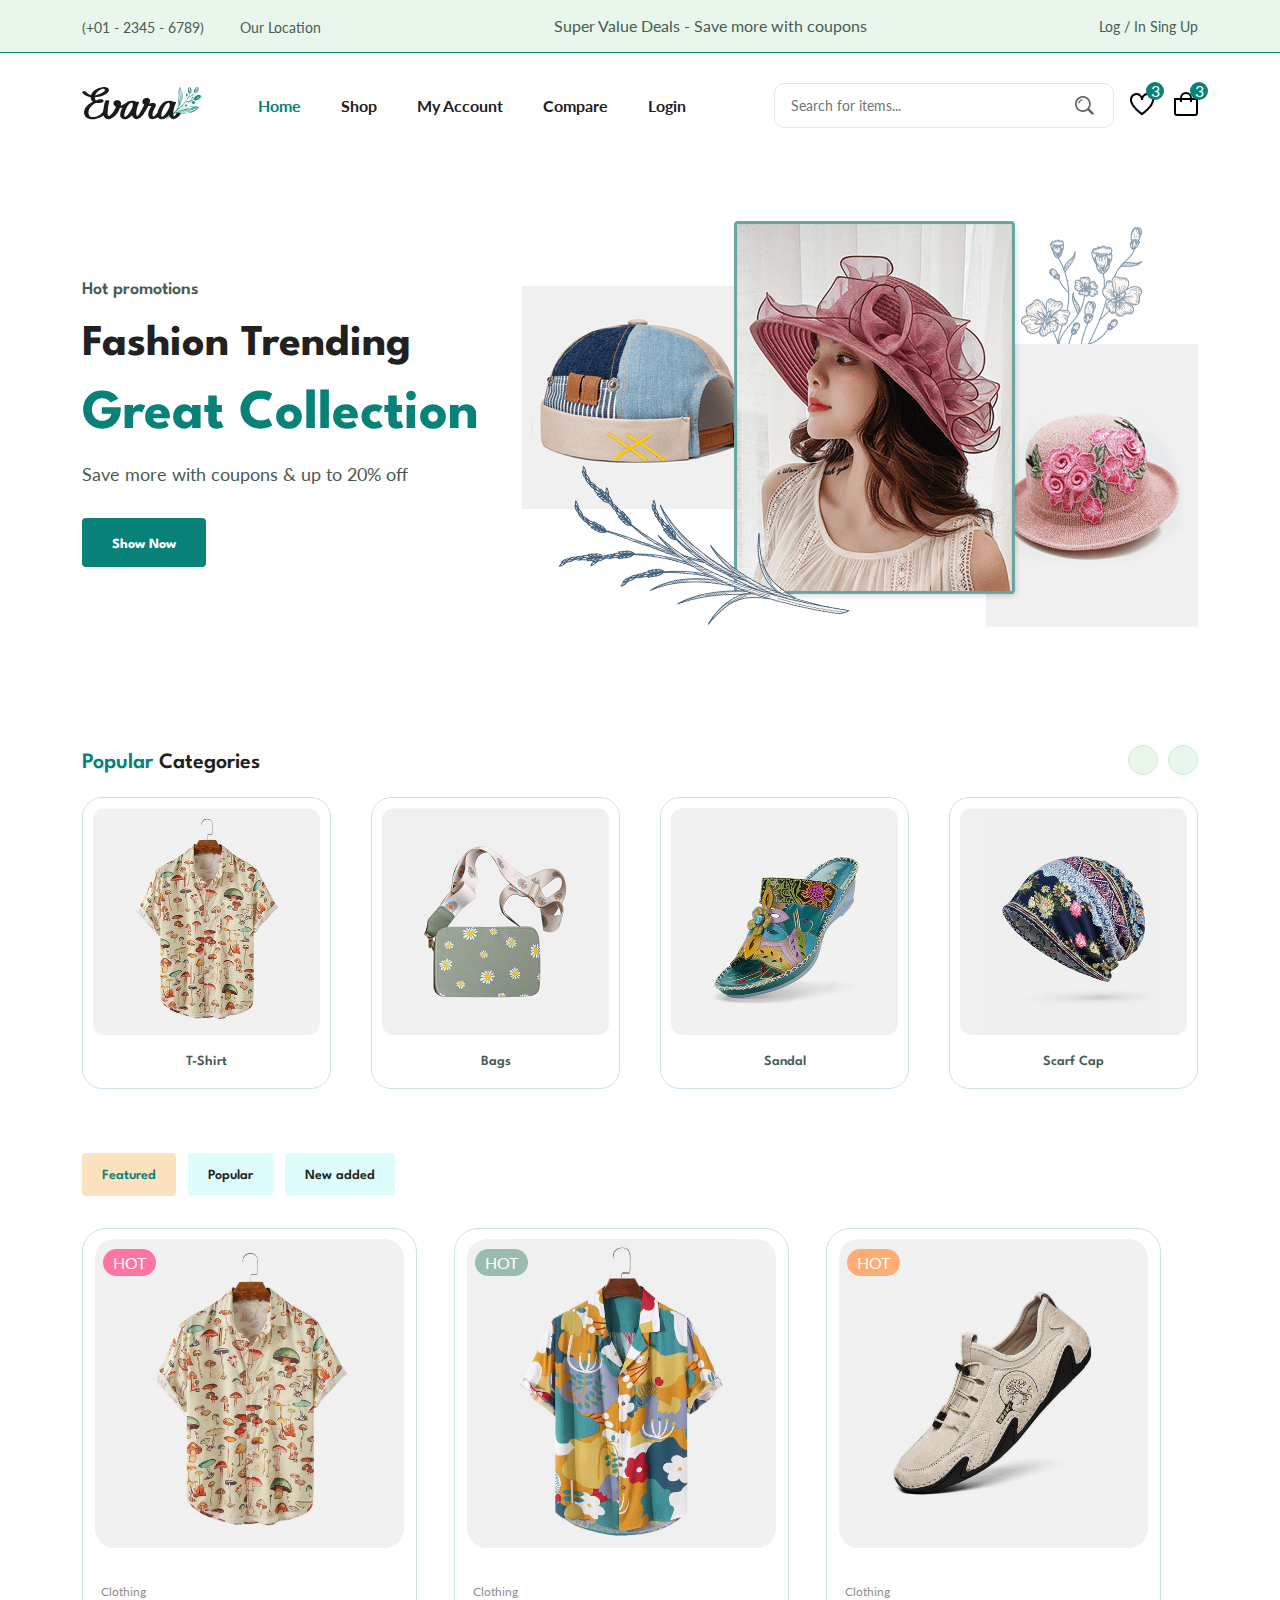
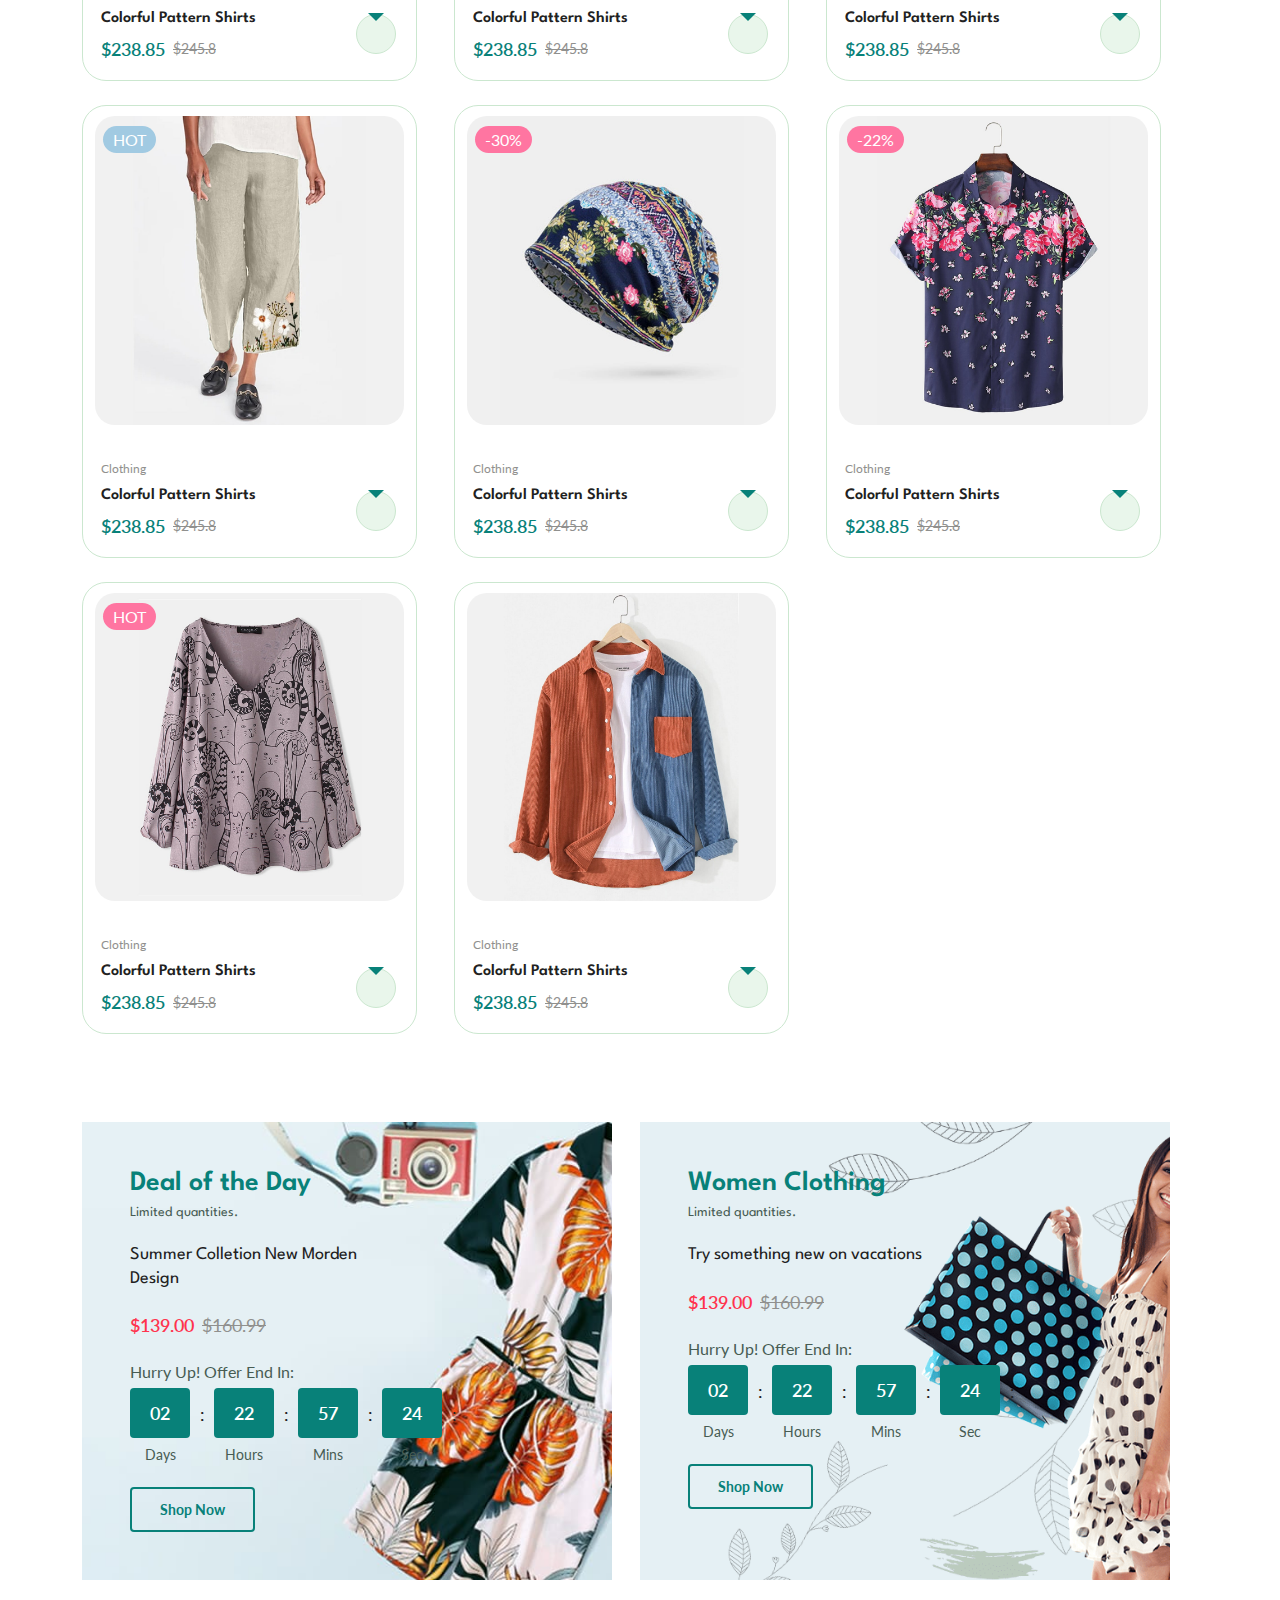
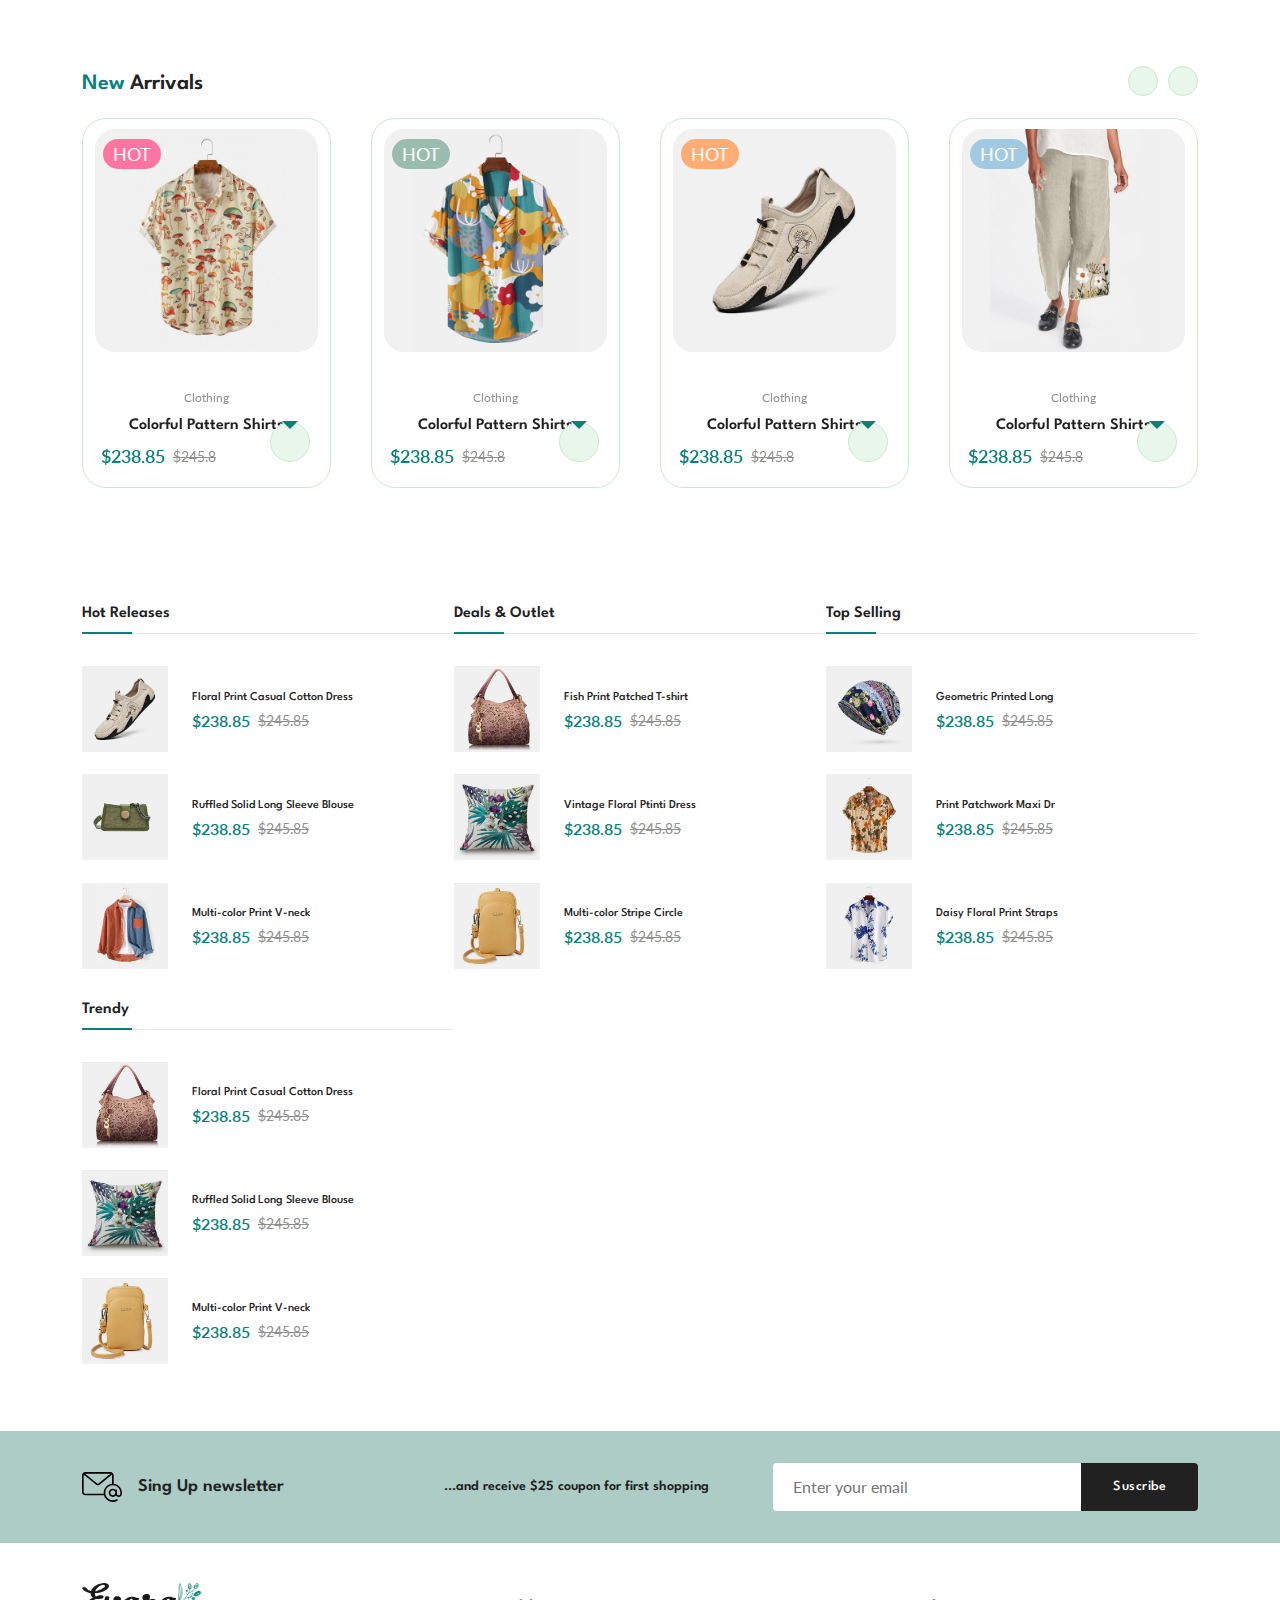
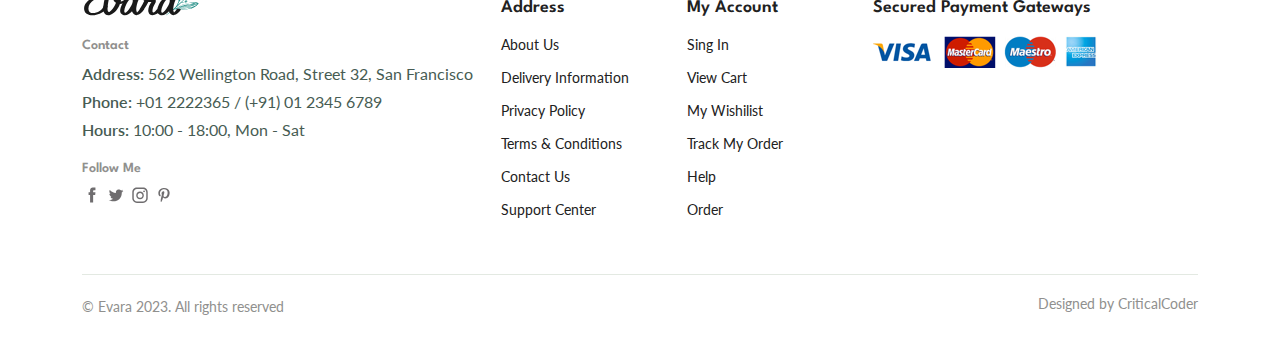
<file: index.html>
<!DOCTYPE html>
<html lang="en">
  <head>
    <meta charset="UTF-8" />
    <meta name="viewport" content="width=device-width, initial-scale=1.0" />

    <!--=============== FLATICON ===============-->
    <link rel='stylesheet' 
    href='https://cdn-uicons.flaticon.com/2.1.0/uicons-regular-straight/css/uicons-regular-straight.css'>

    <!--=============== SWIPER CSS ===============-->
    <link rel="stylesheet" href="https://cdn.jsdelivr.net/npm/swiper@11/swiper-bundle.min.css"/>

    <!--=============== CSS ===============-->
    <link rel="stylesheet" href="assets/css/styles.css" />

    <title>Evara Ecommerce Website</title>
  </head>
  <body>
    <!--=============== HEADER ===============-->
    <header class="header">
        <div class="header__top">
          <div class="header__container container">
            <div class="header__contact">
              <span>(+01 - 2345 - 6789)</span>

              <span>Our Location</span>
            </div>

            <p class="header__alert-news">
              Super Value Deals - Save more with coupons
            </p>

            <a href="login-register.html" class="header__top-action">
              Log / In Sing Up
            </a>

          </div>
        </div>

        <nav class="nav container">
          <a href="index.html" class="nav__logo">
            <img src="assets/img/logo.svg" alt="" class="nav__logo-img">
          </a>

          <div class="nav__menu" id="nav-menu">
            <div class="nav__menu-top">
              <a href="index.html" class="nav__menu-logo">
                <img src="assets/img/logo.svg" alt="">
              </a>

              <div class="nav__close" id="nav-close">
                <i class="fi fi-rs-cross-small"></i>
              </div>
            </div>

            <ul class="nav__list">
              <li class="nav__item">
                <a href="index.html" class="nav__link active-link">Home</a>
              </li>

              <li class="nav__item">
                <a href="shop.html" class="nav__link">Shop</a>
              </li>

              <li class="nav__item">
                <a href="accounts.html" class="nav__link">My Account</a>
              </li>

              <li class="nav__item">
                <a href="compare.html" class="nav__link">Compare</a>
              </li>

              <li class="nav__item">
                <a href="login-register.html" class="nav__link">Login</a>
              </li>
            </ul>

            <div class="header__search">
              <input type="text" placeholder="Search for items..." class="form__input">
              
              <button class="search__btn">
                <img src="assets/img/search.png" alt="">
              </button>
            </div>
          </div>

          <div class="header__user-actions">
            <a href="wishlist.html" class="header__action-btn">
              <img src="assets/img/icon-heart.svg" alt="">
              <span class="count">3</span>
            </a>

            <a href="cart.html" class="header__action-btn">
              <img src="assets/img/icon-cart.svg" alt="">
              <span class="count">3</span>
            </a>

            <div class="header__action-btn nav__toggle" id="nav-toggle">
              <img src="assets/img/menu-burger.svg" alt="">
            </div>
          </div>
        </nav>
    </header>

    <!--=============== MAIN ===============-->
    <main class="main">
      
      <!--=============== HOME ===============-->
      <section class="home section__lg">
        <div class="home__container container grid">
          <div class="home__content">
              <span class="home__subtitle">Hot promotions</span>
              <h1 class="home__title">
                Fashion Trending <span>Great Collection</span>
              </h1>
              <p class="home__description">
                Save more with coupons & up to 20% off
              </p>
              <a href="shop.html" class="btn">Show Now</a>
          </div>

          <img src="assets/img/home-img.png" alt="" class="home__img"/>
        </div>
      </section>

      <!--=============== CATEGORIES ===============-->
      <section class="categories container section">
        <h3 class="section__title"><span>Popular</span> Categories</h3>

        <div class="categories__container swiper">
          <div class="swiper-wrapper">
            <a href="shop.html" class="category__item swiper-slide">
            <img src="assets/img/category-1.jpg" alt="" class="category__img">

            <h3 class="category__title">T-Shirt</h3>
            </a>

            <a href="shop.html" class="category__item swiper-slide">
            <img src="assets/img/category-2.jpg" alt="" class="category__img">
  
            <h3 class="category__title">Bags</h3>
            </a>

            <a href="shop.html" class="category__item swiper-slide">
            <img src="assets/img/category-3.jpg" alt="" class="category__img">
    
            <h3 class="category__title">Sandal</h3>
            </a>

            <a href="shop.html" class="category__item swiper-slide">
            <img src="assets/img/category-4.jpg" alt="" class="category__img">
      
            <h3 class="category__title">Scarf Cap</h3>
            </a>

            <a href="shop.html" class="category__item swiper-slide">
            <img src="assets/img/category-5.jpg" alt="" class="category__img">
        
            <h3 class="category__title">Shoes</h3>
            </a>

            <a href="shop.html" class="category__item swiper-slide">
            <img src="assets/img/category-6.jpg" alt="" class="category__img">
       
            <h3 class="category__title">Pillowcase</h3>
            </a>

            <a href="shop.html" class="category__item swiper-slide">
            <img src="assets/img/category-7.jpg" alt="" class="category__img">
     
            <h3 class="category__title">Jumpsuit</h3>
            </a>

            <a href="shop.html" class="category__item swiper-slide">
            <img src="assets/img/category-8.jpg" alt="" class="category__img">
        
            <h3 class="category__title">Hats</h3>
            </a>

          </div>

          <div class="swiper-button-next">
            <i class="fi fi-rs-angle-small-right"></i>
          </div>
          <div class="swiper-button-prev">
            <i class="fi fi-rs-angle-small-left"></i>
          </div>
        </div>
      </section>
   
      <!--=============== PRODUCTS ===============-->
      <section class="products section container">
        <div class="tab__btns">
          <span class="tab__btn active-tab" data-target="#featured">Featured</span>
          <span class="tab__btn" data-target="#popular">Popular</span>
          <span class="tab__btn" data-target="#new-added">New added</span>
        </div>

        <div class="tab__items">
          <div class="tab__item active-tab" content id="featured">
            <div class="products__container grid">
              <div class="product__item">
                <div class="product__banner">
                  <a href="details.html" class="product__images">
                    <img src="assets/img/product-1-1.jpg" alt="" class="product__img default">
                    
                    <img src="assets/img/product-1-2.jpg" alt="" class="product__img hover">
                  </a>

                  <div class="product__actions">
                    <a href="#" class="action__btn" aria-label="Quick View">
                      <i class="fi fi-rs-eye"></i>
                    </a>
        
                    <a href="#" class="action__btn" aria-label="Add To wishlist">
                      <i class="fi fi-rs-heart"></i>
                    </a>
        
                    <a href="#" class="action__btn" aria-label="Compare">
                      <i class="fi fi-rs-shuffle"></i>
                    </a>
                  </div>

                  <div class="product__badge light-pink">HOT</div>

                </div>

                <div class="product__content">
                  <span class="product__category">Clothing</span>
                  <a href="details.html">
                    <h3 class="product__title">Colorful Pattern Shirts</h3>
                  </a>
                  <div class="product__rating">
                    <i class="fi fi-rs-star"></i>
                    <i class="fi fi-rs-star"></i>
                    <i class="fi fi-rs-star"></i>
                    <i class="fi fi-rs-star"></i>
                    <i class="fi fi-rs-star"></i>
                  </div>
                  <div class="product__price flex">
                    <span class="new__price">$238.85</span>
                    <span class="old__price">$245.8</span>
                  </div>
      
                  <a href="#" class="action__btn cart__btn" aria-label="Add To Cart">
                    <i class="fi fi-rs-shopping-bag-add"></i>
                  </a>
                </div>

              </div>

              <div class="product__item">
                <div class="product__banner">
                  <a href="details.html" class="product__images">
                    <img src="assets/img/product-2-1.jpg" alt="" class="product__img default">
                    
                    <img src="assets/img/product-2-2.jpg" alt="" class="product__img hover">
                  </a>

                  <div class="product__actions">
                    <a href="#" class="action__btn" aria-label="Quick View">
                      <i class="fi fi-rs-eye"></i>
                    </a>
        
                    <a href="#" class="action__btn" aria-label="Add To wishlist">
                      <i class="fi fi-rs-heart"></i>
                    </a>
        
                    <a href="#" class="action__btn" aria-label="Compare">
                      <i class="fi fi-rs-shuffle"></i>
                    </a>
                  </div>

                  <div class="product__badge light-green">HOT</div>

                </div>

                <div class="product__content">
                  <span class="product__category">Clothing</span>
                  <a href="details.html">
                    <h3 class="product__title">Colorful Pattern Shirts</h3>
                  </a>
                  <div class="product__rating">
                    <i class="fi fi-rs-star"></i>
                    <i class="fi fi-rs-star"></i>
                    <i class="fi fi-rs-star"></i>
                    <i class="fi fi-rs-star"></i>
                    <i class="fi fi-rs-star"></i>
                  </div>
                  <div class="product__price flex">
                    <span class="new__price">$238.85</span>
                    <span class="old__price">$245.8</span>
                  </div>
      
                  <a href="#" class="action__btn cart__btn" aria-label="Add To Cart">
                    <i class="fi fi-rs-shopping-bag-add"></i>
                  </a>
                </div>

              </div>

              <div class="product__item">
                <div class="product__banner">
                  <a href="details.html" class="product__images">
                    <img src="assets/img/product-3-1.jpg" alt="" class="product__img default">
                    
                    <img src="assets/img/product-3-2.jpg" alt="" class="product__img hover">
                  </a>

                  <div class="product__actions">
                    <a href="#" class="action__btn" aria-label="Quick View">
                      <i class="fi fi-rs-eye"></i>
                    </a>
        
                    <a href="#" class="action__btn" aria-label="Add To wishlist">
                      <i class="fi fi-rs-heart"></i>
                    </a>
        
                    <a href="#" class="action__btn" aria-label="Compare">
                      <i class="fi fi-rs-shuffle"></i>
                    </a>
                  </div>

                  <div class="product__badge light-orange">HOT</div>

                </div>

                <div class="product__content">
                  <span class="product__category">Clothing</span>
                  <a href="details.html">
                    <h3 class="product__title">Colorful Pattern Shirts</h3>
                  </a>
                  <div class="product__rating">
                    <i class="fi fi-rs-star"></i>
                    <i class="fi fi-rs-star"></i>
                    <i class="fi fi-rs-star"></i>
                    <i class="fi fi-rs-star"></i>
                    <i class="fi fi-rs-star"></i>
                  </div>
                  <div class="product__price flex">
                    <span class="new__price">$238.85</span>
                    <span class="old__price">$245.8</span>
                  </div>
      
                  <a href="#" class="action__btn cart__btn" aria-label="Add To Cart">
                    <i class="fi fi-rs-shopping-bag-add"></i>
                  </a>
                </div>

              </div>

              <div class="product__item">
                <div class="product__banner">
                  <a href="details.html" class="product__images">
                    <img src="assets/img/product-4-1.jpg" alt="" class="product__img default">
                    
                    <img src="assets/img/product-4-2.jpg" alt="" class="product__img hover">
                  </a>

                  <div class="product__actions">
                    <a href="#" class="action__btn" aria-label="Quick View">
                      <i class="fi fi-rs-eye"></i>
                    </a>
        
                    <a href="#" class="action__btn" aria-label="Add To wishlist">
                      <i class="fi fi-rs-heart"></i>
                    </a>
        
                    <a href="#" class="action__btn" aria-label="Compare">
                      <i class="fi fi-rs-shuffle"></i>
                    </a>
                  </div>

                  <div class="product__badge light-blue">HOT</div>

                </div>

                <div class="product__content">
                  <span class="product__category">Clothing</span>
                  <a href="details.html">
                    <h3 class="product__title">Colorful Pattern Shirts</h3>
                  </a>
                  <div class="product__rating">
                    <i class="fi fi-rs-star"></i>
                    <i class="fi fi-rs-star"></i>
                    <i class="fi fi-rs-star"></i>
                    <i class="fi fi-rs-star"></i>
                    <i class="fi fi-rs-star"></i>
                  </div>
                  <div class="product__price flex">
                    <span class="new__price">$238.85</span>
                    <span class="old__price">$245.8</span>
                  </div>
      
                  <a href="#" class="action__btn cart__btn" aria-label="Add To Cart">
                    <i class="fi fi-rs-shopping-bag-add"></i>
                  </a>
                </div>

              </div>

              <div class="product__item">
                <div class="product__banner">
                  <a href="details.html" class="product__images">
                    <img src="assets/img/product-5-1.jpg" alt="" class="product__img default">
                    
                    <img src="assets/img/product-5-2.jpg" alt="" class="product__img hover">
                  </a>

                  <div class="product__actions">
                    <a href="#" class="action__btn" aria-label="Quick View">
                      <i class="fi fi-rs-eye"></i>
                    </a>
        
                    <a href="#" class="action__btn" aria-label="Add To wishlist">
                      <i class="fi fi-rs-heart"></i>
                    </a>
        
                    <a href="#" class="action__btn" aria-label="Compare">
                      <i class="fi fi-rs-shuffle"></i>
                    </a>
                  </div>

                  <div class="product__badge light-pink">-30%</div>

                </div>

                <div class="product__content">
                  <span class="product__category">Clothing</span>
                  <a href="details.html">
                    <h3 class="product__title">Colorful Pattern Shirts</h3>
                  </a>
                  <div class="product__rating">
                    <i class="fi fi-rs-star"></i>
                    <i class="fi fi-rs-star"></i>
                    <i class="fi fi-rs-star"></i>
                    <i class="fi fi-rs-star"></i>
                    <i class="fi fi-rs-star"></i>
                  </div>
                  <div class="product__price flex">
                    <span class="new__price">$238.85</span>
                    <span class="old__price">$245.8</span>
                  </div>
      
                  <a href="#" class="action__btn cart__btn" aria-label="Add To Cart">
                    <i class="fi fi-rs-shopping-bag-add"></i>
                  </a>
                </div>

              </div>

              <div class="product__item">
                <div class="product__banner">
                  <a href="details.html" class="product__images">
                    <img src="assets/img/product-6-1.jpg" alt="" class="product__img default">
                    
                    <img src="assets/img/product-6-2.jpg" alt="" class="product__img hover">
                  </a>

                  <div class="product__actions">
                    <a href="#" class="action__btn" aria-label="Quick View">
                      <i class="fi fi-rs-eye"></i>
                    </a>
        
                    <a href="#" class="action__btn" aria-label="Add To wishlist">
                      <i class="fi fi-rs-heart"></i>
                    </a>
        
                    <a href="#" class="action__btn" aria-label="Compare">
                      <i class="fi fi-rs-shuffle"></i>
                    </a>
                  </div>

                  <div class="product__badge light-pink">-22%</div>

                </div>

                <div class="product__content">
                  <span class="product__category">Clothing</span>
                  <a href="details.html">
                    <h3 class="product__title">Colorful Pattern Shirts</h3>
                  </a>
                  <div class="product__rating">
                    <i class="fi fi-rs-star"></i>
                    <i class="fi fi-rs-star"></i>
                    <i class="fi fi-rs-star"></i>
                    <i class="fi fi-rs-star"></i>
                    <i class="fi fi-rs-star"></i>
                  </div>
                  <div class="product__price flex">
                    <span class="new__price">$238.85</span>
                    <span class="old__price">$245.8</span>
                  </div>
      
                  <a href="#" class="action__btn cart__btn" aria-label="Add To Cart">
                    <i class="fi fi-rs-shopping-bag-add"></i>
                  </a>
                </div>

              </div>

              <div class="product__item">
                <div class="product__banner">
                  <a href="details.html" class="product__images">
                    <img src="assets/img/product-7-1.jpg" alt="" class="product__img default">
                    
                    <img src="assets/img/product-7-2.jpg" alt="" class="product__img hover">
                  </a>

                  <div class="product__actions">
                    <a href="#" class="action__btn" aria-label="Quick View">
                      <i class="fi fi-rs-eye"></i>
                    </a>
        
                    <a href="#" class="action__btn" aria-label="Add To wishlist">
                      <i class="fi fi-rs-heart"></i>
                    </a>
        
                    <a href="#" class="action__btn" aria-label="Compare">
                      <i class="fi fi-rs-shuffle"></i>
                    </a>
                  </div>

                  <div class="product__badge light-pink">HOT</div>

                </div>

                <div class="product__content">
                  <span class="product__category">Clothing</span>
                  <a href="details.html">
                    <h3 class="product__title">Colorful Pattern Shirts</h3>
                  </a>
                  <div class="product__rating">
                    <i class="fi fi-rs-star"></i>
                    <i class="fi fi-rs-star"></i>
                    <i class="fi fi-rs-star"></i>
                    <i class="fi fi-rs-star"></i>
                    <i class="fi fi-rs-star"></i>
                  </div>
                  <div class="product__price flex">
                    <span class="new__price">$238.85</span>
                    <span class="old__price">$245.8</span>
                  </div>
      
                  <a href="#" class="action__btn cart__btn" aria-label="Add To Cart">
                    <i class="fi fi-rs-shopping-bag-add"></i>
                  </a>
                </div>

              </div>

              <div class="product__item">
                <div class="product__banner">
                  <a href="details.html" class="product__images">
                    <img src="assets/img/product-8-1.jpg" alt="" class="product__img default">
                    
                    <img src="assets/img/product-8-2.jpg" alt="" class="product__img hover">
                  </a>

                  <div class="product__actions">
                    <a href="#" class="action__btn" aria-label="Quick View">
                      <i class="fi fi-rs-eye"></i>
                    </a>
        
                    <a href="#" class="action__btn" aria-label="Add To wishlist">
                      <i class="fi fi-rs-heart"></i>
                    </a>
        
                    <a href="#" class="action__btn" aria-label="Compare">
                      <i class="fi fi-rs-shuffle"></i>
                    </a>
                  </div>

                </div>

                <div class="product__content">
                  <span class="product__category">Clothing</span>
                  <a href="details.html">
                    <h3 class="product__title">Colorful Pattern Shirts</h3>
                  </a>
                  <div class="product__rating">
                    <i class="fi fi-rs-star"></i>
                    <i class="fi fi-rs-star"></i>
                    <i class="fi fi-rs-star"></i>
                    <i class="fi fi-rs-star"></i>
                    <i class="fi fi-rs-star"></i>
                  </div>
                  <div class="product__price flex">
                    <span class="new__price">$238.85</span>
                    <span class="old__price">$245.8</span>
                  </div>
      
                  <a href="#" class="action__btn cart__btn" aria-label="Add To Cart">
                    <i class="fi fi-rs-shopping-bag-add"></i>
                  </a>
                </div>

              </div>
            </div>
          </div>

          <div class="tab__item" content id="popular">
            <div class="products__container grid">
              <div class="product__item">
                <div class="product__banner">
                  <a href="details.html" class="product__images">
                    <img src="assets/img/product-9-1.jpg" alt="" class="product__img default">
                    
                    <img src="assets/img/product-9-2.jpg" alt="" class="product__img hover">
                  </a>

                  <div class="product__actions">
                    <a href="#" class="action__btn" aria-label="Quick View">
                      <i class="fi fi-rs-eye"></i>
                    </a>
        
                    <a href="#" class="action__btn" aria-label="Add To wishlist">
                      <i class="fi fi-rs-heart"></i>
                    </a>
        
                    <a href="#" class="action__btn" aria-label="Compare">
                      <i class="fi fi-rs-shuffle"></i>
                    </a>
                  </div>

                  <div class="product__badge light-pink">HOT</div>

                </div>

                <div class="product__content">
                  <span class="product__category">Clothing</span>
                  <a href="details.html">
                    <h3 class="product__title">Colorful Pattern Shirts</h3>
                  </a>
                  <div class="product__rating">
                    <i class="fi fi-rs-star"></i>
                    <i class="fi fi-rs-star"></i>
                    <i class="fi fi-rs-star"></i>
                    <i class="fi fi-rs-star"></i>
                    <i class="fi fi-rs-star"></i>
                  </div>
                  <div class="product__price flex">
                    <span class="new__price">$238.85</span>
                    <span class="old__price">$245.8</span>
                  </div>
      
                  <a href="#" class="action__btn cart__btn" aria-label="Add To Cart">
                    <i class="fi fi-rs-shopping-bag-add"></i>
                  </a>
                </div>

              </div>

              <div class="product__item">
                <div class="product__banner">
                  <a href="details.html" class="product__images">
                    <img src="assets/img/product-2-1.jpg" alt="" class="product__img default">
                    
                    <img src="assets/img/product-2-2.jpg" alt="" class="product__img hover">
                  </a>

                  <div class="product__actions">
                    <a href="#" class="action__btn" aria-label="Quick View">
                      <i class="fi fi-rs-eye"></i>
                    </a>
        
                    <a href="#" class="action__btn" aria-label="Add To wishlist">
                      <i class="fi fi-rs-heart"></i>
                    </a>
        
                    <a href="#" class="action__btn" aria-label="Compare">
                      <i class="fi fi-rs-shuffle"></i>
                    </a>
                  </div>

                  <div class="product__badge light-green">HOT</div>

                </div>

                <div class="product__content">
                  <span class="product__category">Clothing</span>
                  <a href="details.html">
                    <h3 class="product__title">Colorful Pattern Shirts</h3>
                  </a>
                  <div class="product__rating">
                    <i class="fi fi-rs-star"></i>
                    <i class="fi fi-rs-star"></i>
                    <i class="fi fi-rs-star"></i>
                    <i class="fi fi-rs-star"></i>
                    <i class="fi fi-rs-star"></i>
                  </div>
                  <div class="product__price flex">
                    <span class="new__price">$238.85</span>
                    <span class="old__price">$245.8</span>
                  </div>
      
                  <a href="#" class="action__btn cart__btn" aria-label="Add To Cart">
                    <i class="fi fi-rs-shopping-bag-add"></i>
                  </a>
                </div>

              </div>

              <div class="product__item">
                <div class="product__banner">
                  <a href="details.html" class="product__images">
                    <img src="assets/img/product-10-1.jpg" alt="" class="product__img default">
                    
                    <img src="assets/img/product-10-2.jpg" alt="" class="product__img hover">
                  </a>

                  <div class="product__actions">
                    <a href="#" class="action__btn" aria-label="Quick View">
                      <i class="fi fi-rs-eye"></i>
                    </a>
        
                    <a href="#" class="action__btn" aria-label="Add To wishlist">
                      <i class="fi fi-rs-heart"></i>
                    </a>
        
                    <a href="#" class="action__btn" aria-label="Compare">
                      <i class="fi fi-rs-shuffle"></i>
                    </a>
                  </div>

                  <div class="product__badge light-orange">HOT</div>

                </div>

                <div class="product__content">
                  <span class="product__category">Clothing</span>
                  <a href="details.html">
                    <h3 class="product__title">Colorful Pattern Shirts</h3>
                  </a>
                  <div class="product__rating">
                    <i class="fi fi-rs-star"></i>
                    <i class="fi fi-rs-star"></i>
                    <i class="fi fi-rs-star"></i>
                    <i class="fi fi-rs-star"></i>
                    <i class="fi fi-rs-star"></i>
                  </div>
                  <div class="product__price flex">
                    <span class="new__price">$238.85</span>
                    <span class="old__price">$245.8</span>
                  </div>
      
                  <a href="#" class="action__btn cart__btn" aria-label="Add To Cart">
                    <i class="fi fi-rs-shopping-bag-add"></i>
                  </a>
                </div>

              </div>

              <div class="product__item">
                <div class="product__banner">
                  <a href="details.html" class="product__images">
                    <img src="assets/img/product-4-1.jpg" alt="" class="product__img default">
                    
                    <img src="assets/img/product-4-2.jpg" alt="" class="product__img hover">
                  </a>

                  <div class="product__actions">
                    <a href="#" class="action__btn" aria-label="Quick View">
                      <i class="fi fi-rs-eye"></i>
                    </a>
        
                    <a href="#" class="action__btn" aria-label="Add To wishlist">
                      <i class="fi fi-rs-heart"></i>
                    </a>
        
                    <a href="#" class="action__btn" aria-label="Compare">
                      <i class="fi fi-rs-shuffle"></i>
                    </a>
                  </div>

                  <div class="product__badge light-blue">HOT</div>

                </div>

                <div class="product__content">
                  <span class="product__category">Clothing</span>
                  <a href="details.html">
                    <h3 class="product__title">Colorful Pattern Shirts</h3>
                  </a>
                  <div class="product__rating">
                    <i class="fi fi-rs-star"></i>
                    <i class="fi fi-rs-star"></i>
                    <i class="fi fi-rs-star"></i>
                    <i class="fi fi-rs-star"></i>
                    <i class="fi fi-rs-star"></i>
                  </div>
                  <div class="product__price flex">
                    <span class="new__price">$238.85</span>
                    <span class="old__price">$245.8</span>
                  </div>
      
                  <a href="#" class="action__btn cart__btn" aria-label="Add To Cart">
                    <i class="fi fi-rs-shopping-bag-add"></i>
                  </a>
                </div>

              </div>

              <div class="product__item">
                <div class="product__banner">
                  <a href="details.html" class="product__images">
                    <img src="assets/img/product-5-1.jpg" alt="" class="product__img default">
                    
                    <img src="assets/img/product-5-2.jpg" alt="" class="product__img hover">
                  </a>

                  <div class="product__actions">
                    <a href="#" class="action__btn" aria-label="Quick View">
                      <i class="fi fi-rs-eye"></i>
                    </a>
        
                    <a href="#" class="action__btn" aria-label="Add To wishlist">
                      <i class="fi fi-rs-heart"></i>
                    </a>
        
                    <a href="#" class="action__btn" aria-label="Compare">
                      <i class="fi fi-rs-shuffle"></i>
                    </a>
                  </div>

                  <div class="product__badge light-pink">-30%</div>

                </div>

                <div class="product__content">
                  <span class="product__category">Clothing</span>
                  <a href="details.html">
                    <h3 class="product__title">Colorful Pattern Shirts</h3>
                  </a>
                  <div class="product__rating">
                    <i class="fi fi-rs-star"></i>
                    <i class="fi fi-rs-star"></i>
                    <i class="fi fi-rs-star"></i>
                    <i class="fi fi-rs-star"></i>
                    <i class="fi fi-rs-star"></i>
                  </div>
                  <div class="product__price flex">
                    <span class="new__price">$238.85</span>
                    <span class="old__price">$245.8</span>
                  </div>
      
                  <a href="#" class="action__btn cart__btn" aria-label="Add To Cart">
                    <i class="fi fi-rs-shopping-bag-add"></i>
                  </a>
                </div>

              </div>

              <div class="product__item">
                <div class="product__banner">
                  <a href="details.html" class="product__images">
                    <img src="assets/img/product-11-1.jpg" alt="" class="product__img default">
                    
                    <img src="assets/img/product-11-2.jpg" alt="" class="product__img hover">
                  </a>

                  <div class="product__actions">
                    <a href="#" class="action__btn" aria-label="Quick View">
                      <i class="fi fi-rs-eye"></i>
                    </a>
        
                    <a href="#" class="action__btn" aria-label="Add To wishlist">
                      <i class="fi fi-rs-heart"></i>
                    </a>
        
                    <a href="#" class="action__btn" aria-label="Compare">
                      <i class="fi fi-rs-shuffle"></i>
                    </a>
                  </div>

                  <div class="product__badge light-pink">-22%</div>

                </div>

                <div class="product__content">
                  <span class="product__category">Clothing</span>
                  <a href="details.html">
                    <h3 class="product__title">Colorful Pattern Shirts</h3>
                  </a>
                  <div class="product__rating">
                    <i class="fi fi-rs-star"></i>
                    <i class="fi fi-rs-star"></i>
                    <i class="fi fi-rs-star"></i>
                    <i class="fi fi-rs-star"></i>
                    <i class="fi fi-rs-star"></i>
                  </div>
                  <div class="product__price flex">
                    <span class="new__price">$238.85</span>
                    <span class="old__price">$245.8</span>
                  </div>
      
                  <a href="#" class="action__btn cart__btn" aria-label="Add To Cart">
                    <i class="fi fi-rs-shopping-bag-add"></i>
                  </a>
                </div>

              </div>

              <div class="product__item">
                <div class="product__banner">
                  <a href="details.html" class="product__images">
                    <img src="assets/img/product-7-1.jpg" alt="" class="product__img default">
                    
                    <img src="assets/img/product-7-2.jpg" alt="" class="product__img hover">
                  </a>

                  <div class="product__actions">
                    <a href="#" class="action__btn" aria-label="Quick View">
                      <i class="fi fi-rs-eye"></i>
                    </a>
        
                    <a href="#" class="action__btn" aria-label="Add To wishlist">
                      <i class="fi fi-rs-heart"></i>
                    </a>
        
                    <a href="#" class="action__btn" aria-label="Compare">
                      <i class="fi fi-rs-shuffle"></i>
                    </a>
                  </div>

                  <div class="product__badge light-pink">green</div>

                </div>

                <div class="product__content">
                  <span class="product__category">Clothing</span>
                  <a href="details.html">
                    <h3 class="product__title">Colorful Pattern Shirts</h3>
                  </a>
                  <div class="product__rating">
                    <i class="fi fi-rs-star"></i>
                    <i class="fi fi-rs-star"></i>
                    <i class="fi fi-rs-star"></i>
                    <i class="fi fi-rs-star"></i>
                    <i class="fi fi-rs-star"></i>
                  </div>
                  <div class="product__price flex">
                    <span class="new__price">$238.85</span>
                    <span class="old__price">$245.8</span>
                  </div>
      
                  <a href="#" class="action__btn cart__btn" aria-label="Add To Cart">
                    <i class="fi fi-rs-shopping-bag-add"></i>
                  </a>
                </div>

              </div>

              <div class="product__item">
                <div class="product__banner">
                  <a href="details.html" class="product__images">
                    <img src="assets/img/product-8-1.jpg" alt="" class="product__img default">
                    
                    <img src="assets/img/product-8-2.jpg" alt="" class="product__img hover">
                  </a>

                  <div class="product__actions">
                    <a href="#" class="action__btn" aria-label="Quick View">
                      <i class="fi fi-rs-eye"></i>
                    </a>
        
                    <a href="#" class="action__btn" aria-label="Add To wishlist">
                      <i class="fi fi-rs-heart"></i>
                    </a>
        
                    <a href="#" class="action__btn" aria-label="Compare">
                      <i class="fi fi-rs-shuffle"></i>
                    </a>
                  </div>

                </div>

                <div class="product__content">
                  <span class="product__category">Clothing</span>
                  <a href="details.html">
                    <h3 class="product__title">Colorful Pattern Shirts</h3>
                  </a>
                  <div class="product__rating">
                    <i class="fi fi-rs-star"></i>
                    <i class="fi fi-rs-star"></i>
                    <i class="fi fi-rs-star"></i>
                    <i class="fi fi-rs-star"></i>
                    <i class="fi fi-rs-star"></i>
                  </div>
                  <div class="product__price flex">
                    <span class="new__price">$238.85</span>
                    <span class="old__price">$245.8</span>
                  </div>
      
                  <a href="#" class="action__btn cart__btn" aria-label="Add To Cart">
                    <i class="fi fi-rs-shopping-bag-add"></i>
                  </a>
                </div>

              </div>
            </div>
          </div>

          <div class="tab__item" content id="new-added">
            <div class="products__container grid">
              <div class="product__item">
                <div class="product__banner">
                  <a href="details.html" class="product__images">
                    <img src="assets/img/product-1-1.jpg" alt="" class="product__img default">
                    
                    <img src="assets/img/product-1-2.jpg" alt="" class="product__img hover">
                  </a>

                  <div class="product__actions">
                    <a href="#" class="action__btn" aria-label="Quick View">
                      <i class="fi fi-rs-eye"></i>
                    </a>
        
                    <a href="#" class="action__btn" aria-label="Add To wishlist">
                      <i class="fi fi-rs-heart"></i>
                    </a>
        
                    <a href="#" class="action__btn" aria-label="Compare">
                      <i class="fi fi-rs-shuffle"></i>
                    </a>
                  </div>

                  <div class="product__badge light-pink">HOT</div>

                </div>

                <div class="product__content">
                  <span class="product__category">Clothing</span>
                  <a href="details.html">
                    <h3 class="product__title">Colorful Pattern Shirts</h3>
                  </a>
                  <div class="product__rating">
                    <i class="fi fi-rs-star"></i>
                    <i class="fi fi-rs-star"></i>
                    <i class="fi fi-rs-star"></i>
                    <i class="fi fi-rs-star"></i>
                    <i class="fi fi-rs-star"></i>
                  </div>
                  <div class="product__price flex">
                    <span class="new__price">$238.85</span>
                    <span class="old__price">$245.8</span>
                  </div>
      
                  <a href="#" class="action__btn cart__btn" aria-label="Add To Cart">
                    <i class="fi fi-rs-shopping-bag-add"></i>
                  </a>
                </div>

              </div>

              <div class="product__item">
                <div class="product__banner">
                  <a href="details.html" class="product__images">
                    <img src="assets/img/product-12-1.jpg" alt="" class="product__img default">
                    
                    <img src="assets/img/product-12-2.jpg" alt="" class="product__img hover">
                  </a>

                  <div class="product__actions">
                    <a href="#" class="action__btn" aria-label="Quick View">
                      <i class="fi fi-rs-eye"></i>
                    </a>
        
                    <a href="#" class="action__btn" aria-label="Add To wishlist">
                      <i class="fi fi-rs-heart"></i>
                    </a>
        
                    <a href="#" class="action__btn" aria-label="Compare">
                      <i class="fi fi-rs-shuffle"></i>
                    </a>
                  </div>

                  <div class="product__badge light-green">HOT</div>

                </div>

                <div class="product__content">
                  <span class="product__category">Clothing</span>
                  <a href="details.html">
                    <h3 class="product__title">Colorful Pattern Shirts</h3>
                  </a>
                  <div class="product__rating">
                    <i class="fi fi-rs-star"></i>
                    <i class="fi fi-rs-star"></i>
                    <i class="fi fi-rs-star"></i>
                    <i class="fi fi-rs-star"></i>
                    <i class="fi fi-rs-star"></i>
                  </div>
                  <div class="product__price flex">
                    <span class="new__price">$238.85</span>
                    <span class="old__price">$245.8</span>
                  </div>
      
                  <a href="#" class="action__btn cart__btn" aria-label="Add To Cart">
                    <i class="fi fi-rs-shopping-bag-add"></i>
                  </a>
                </div>

              </div>

              <div class="product__item">
                <div class="product__banner">
                  <a href="details.html" class="product__images">
                    <img src="assets/img/product-3-1.jpg" alt="" class="product__img default">
                    
                    <img src="assets/img/product-3-2.jpg" alt="" class="product__img hover">
                  </a>

                  <div class="product__actions">
                    <a href="#" class="action__btn" aria-label="Quick View">
                      <i class="fi fi-rs-eye"></i>
                    </a>
        
                    <a href="#" class="action__btn" aria-label="Add To wishlist">
                      <i class="fi fi-rs-heart"></i>
                    </a>
        
                    <a href="#" class="action__btn" aria-label="Compare">
                      <i class="fi fi-rs-shuffle"></i>
                    </a>
                  </div>

                  <div class="product__badge light-orange">HOT</div>

                </div>

                <div class="product__content">
                  <span class="product__category">Clothing</span>
                  <a href="details.html">
                    <h3 class="product__title">Colorful Pattern Shirts</h3>
                  </a>
                  <div class="product__rating">
                    <i class="fi fi-rs-star"></i>
                    <i class="fi fi-rs-star"></i>
                    <i class="fi fi-rs-star"></i>
                    <i class="fi fi-rs-star"></i>
                    <i class="fi fi-rs-star"></i>
                  </div>
                  <div class="product__price flex">
                    <span class="new__price">$238.85</span>
                    <span class="old__price">$245.8</span>
                  </div>
      
                  <a href="#" class="action__btn cart__btn" aria-label="Add To Cart">
                    <i class="fi fi-rs-shopping-bag-add"></i>
                  </a>
                </div>

              </div>

              <div class="product__item">
                <div class="product__banner">
                  <a href="details.html" class="product__images">
                    <img src="assets/img/product-13-1.jpg" alt="" class="product__img default">
                    
                    <img src="assets/img/product-13-2.jpg" alt="" class="product__img hover">
                  </a>

                  <div class="product__actions">
                    <a href="#" class="action__btn" aria-label="Quick View">
                      <i class="fi fi-rs-eye"></i>
                    </a>
        
                    <a href="#" class="action__btn" aria-label="Add To wishlist">
                      <i class="fi fi-rs-heart"></i>
                    </a>
        
                    <a href="#" class="action__btn" aria-label="Compare">
                      <i class="fi fi-rs-shuffle"></i>
                    </a>
                  </div>

                  <div class="product__badge light-blue">HOT</div>

                </div>

                <div class="product__content">
                  <span class="product__category">Clothing</span>
                  <a href="details.html">
                    <h3 class="product__title">Colorful Pattern Shirts</h3>
                  </a>
                  <div class="product__rating">
                    <i class="fi fi-rs-star"></i>
                    <i class="fi fi-rs-star"></i>
                    <i class="fi fi-rs-star"></i>
                    <i class="fi fi-rs-star"></i>
                    <i class="fi fi-rs-star"></i>
                  </div>
                  <div class="product__price flex">
                    <span class="new__price">$238.85</span>
                    <span class="old__price">$245.8</span>
                  </div>
      
                  <a href="#" class="action__btn cart__btn" aria-label="Add To Cart">
                    <i class="fi fi-rs-shopping-bag-add"></i>
                  </a>
                </div>

              </div>

              <div class="product__item">
                <div class="product__banner">
                  <a href="details.html" class="product__images">
                    <img src="assets/img/product-10-1.jpg" alt="" class="product__img default">
                    
                    <img src="assets/img/product-10-2.jpg" alt="" class="product__img hover">
                  </a>

                  <div class="product__actions">
                    <a href="#" class="action__btn" aria-label="Quick View">
                      <i class="fi fi-rs-eye"></i>
                    </a>
        
                    <a href="#" class="action__btn" aria-label="Add To wishlist">
                      <i class="fi fi-rs-heart"></i>
                    </a>
        
                    <a href="#" class="action__btn" aria-label="Compare">
                      <i class="fi fi-rs-shuffle"></i>
                    </a>
                  </div>

                  <div class="product__badge light-pink">-30%</div>

                </div>

                <div class="product__content">
                  <span class="product__category">Clothing</span>
                  <a href="details.html">
                    <h3 class="product__title">Colorful Pattern Shirts</h3>
                  </a>
                  <div class="product__rating">
                    <i class="fi fi-rs-star"></i>
                    <i class="fi fi-rs-star"></i>
                    <i class="fi fi-rs-star"></i>
                    <i class="fi fi-rs-star"></i>
                    <i class="fi fi-rs-star"></i>
                  </div>
                  <div class="product__price flex">
                    <span class="new__price">$238.85</span>
                    <span class="old__price">$245.8</span>
                  </div>
      
                  <a href="#" class="action__btn cart__btn" aria-label="Add To Cart">
                    <i class="fi fi-rs-shopping-bag-add"></i>
                  </a>
                </div>

              </div>

              <div class="product__item">
                <div class="product__banner">
                  <a href="details.html" class="product__images">
                    <img src="assets/img/product-6-1.jpg" alt="" class="product__img default">
                    
                    <img src="assets/img/product-6-2.jpg" alt="" class="product__img hover">
                  </a>

                  <div class="product__actions">
                    <a href="#" class="action__btn" aria-label="Quick View">
                      <i class="fi fi-rs-eye"></i>
                    </a>
        
                    <a href="#" class="action__btn" aria-label="Add To wishlist">
                      <i class="fi fi-rs-heart"></i>
                    </a>
        
                    <a href="#" class="action__btn" aria-label="Compare">
                      <i class="fi fi-rs-shuffle"></i>
                    </a>
                  </div>

                  <div class="product__badge light-pink">-22%</div>

                </div>

                <div class="product__content">
                  <span class="product__category">Clothing</span>
                  <a href="details.html">
                    <h3 class="product__title">Colorful Pattern Shirts</h3>
                  </a>
                  <div class="product__rating">
                    <i class="fi fi-rs-star"></i>
                    <i class="fi fi-rs-star"></i>
                    <i class="fi fi-rs-star"></i>
                    <i class="fi fi-rs-star"></i>
                    <i class="fi fi-rs-star"></i>
                  </div>
                  <div class="product__price flex">
                    <span class="new__price">$238.85</span>
                    <span class="old__price">$245.8</span>
                  </div>
      
                  <a href="#" class="action__btn cart__btn" aria-label="Add To Cart">
                    <i class="fi fi-rs-shopping-bag-add"></i>
                  </a>
                </div>

              </div>

              <div class="product__item">
                <div class="product__banner">
                  <a href="details.html" class="product__images">
                    <img src="assets/img/product-9-1.jpg" alt="" class="product__img default">
                    
                    <img src="assets/img/product-9-2.jpg" alt="" class="product__img hover">
                  </a>

                  <div class="product__actions">
                    <a href="#" class="action__btn" aria-label="Quick View">
                      <i class="fi fi-rs-eye"></i>
                    </a>
        
                    <a href="#" class="action__btn" aria-label="Add To wishlist">
                      <i class="fi fi-rs-heart"></i>
                    </a>
        
                    <a href="#" class="action__btn" aria-label="Compare">
                      <i class="fi fi-rs-shuffle"></i>
                    </a>
                  </div>

                  <div class="product__badge light-pink">green</div>

                </div>

                <div class="product__content">
                  <span class="product__category">Clothing</span>
                  <a href="details.html">
                    <h3 class="product__title">Colorful Pattern Shirts</h3>
                  </a>
                  <div class="product__rating">
                    <i class="fi fi-rs-star"></i>
                    <i class="fi fi-rs-star"></i>
                    <i class="fi fi-rs-star"></i>
                    <i class="fi fi-rs-star"></i>
                    <i class="fi fi-rs-star"></i>
                  </div>
                  <div class="product__price flex">
                    <span class="new__price">$238.85</span>
                    <span class="old__price">$245.8</span>
                  </div>
      
                  <a href="#" class="action__btn cart__btn" aria-label="Add To Cart">
                    <i class="fi fi-rs-shopping-bag-add"></i>
                  </a>
                </div>

              </div>

              <div class="product__item">
                <div class="product__banner">
                  <a href="details.html" class="product__images">
                    <img src="assets/img/product-8-1.jpg" alt="" class="product__img default">
                    
                    <img src="assets/img/product-8-2.jpg" alt="" class="product__img hover">
                  </a>

                  <div class="product__actions">
                    <a href="#" class="action__btn" aria-label="Quick View">
                      <i class="fi fi-rs-eye"></i>
                    </a>
        
                    <a href="#" class="action__btn" aria-label="Add To wishlist">
                      <i class="fi fi-rs-heart"></i>
                    </a>
        
                    <a href="#" class="action__btn" aria-label="Compare">
                      <i class="fi fi-rs-shuffle"></i>
                    </a>
                  </div>

                </div>

                <div class="product__content">
                  <span class="product__category">Clothing</span>
                  <a href="details.html">
                    <h3 class="product__title">Colorful Pattern Shirts</h3>
                  </a>
                  <div class="product__rating">
                    <i class="fi fi-rs-star"></i>
                    <i class="fi fi-rs-star"></i>
                    <i class="fi fi-rs-star"></i>
                    <i class="fi fi-rs-star"></i>
                    <i class="fi fi-rs-star"></i>
                  </div>
                  <div class="product__price flex">
                    <span class="new__price">$238.85</span>
                    <span class="old__price">$245.8</span>
                  </div>
      
                  <a href="#" class="action__btn cart__btn" aria-label="Add To Cart">
                    <i class="fi fi-rs-shopping-bag-add"></i>
                  </a>
                </div>

              </div>
            </div>
          </div>
        </div>
      </section>

      <!--=============== DEALS ===============-->
      <section class="deals section">
        <div class="deals__container container grid">
          <div class="deals__item">
            <div class="deals__group">
              <h3 class="deals__brand">Deal of the Day</h3>
              <span class="deals__category">Limited quantities.</span>
            </div>

            <h4 class="deals__title">Summer Colletion New Morden Design</h4>

            <div class="deals__price flex">
              <span class="new__price">$139.00</span>
              <span class="old__price">$160.99</span>
            </div>

            <div class="deals__group">
              <p class="deals__countdown-tex">Hurry Up! Offer End In:</p>

              <div class="countdown">
                <div class="countdown__amount">
                  <p class="countdown__period">02</p>
                  <span class="unit">Days</span>
                </div>
                <div class="countdown__amount">
                  <p class="countdown__period">22</p>
                  <span class="unit">Hours</span>
                </div>
                <div class="countdown__amount">
                  <p class="countdown__period">57</p>
                  <span class="unit">Mins</span>
                </div>
                <div class="countdown__amount">
                  <p class="countdown__period">24</p>
                  <span class="unit">Sec</span>
                </div>
              </div>
            </div>

            <div class="deals__btn">
              <a href="details.html" class="btn btn--md">Shop Now</a>
            </div>
          </div>

          <div class="deals__item">
            <div class="deals__group">
              <h3 class="deals__brand">Women Clothing</h3>
              <span class="deals__category">Limited quantities.</span>
            </div>

            <h4 class="deals__title">Try something new on vacations</h4>

            <div class="deals__price flex">
              <span class="new__price">$139.00</span>
              <span class="old__price">$160.99</span>
            </div>

            <div class="deals__group">
              <p class="deals__countdown-tex">Hurry Up! Offer End In:</p>

              <div class="countdown">
                <div class="countdown__amount">
                  <p class="countdown__period">02</p>
                  <span class="unit">Days</span>
                </div>
                <div class="countdown__amount">
                  <p class="countdown__period">22</p>
                  <span class="unit">Hours</span>
                </div>
                <div class="countdown__amount">
                  <p class="countdown__period">57</p>
                  <span class="unit">Mins</span>
                </div>
                <div class="countdown__amount">
                  <p class="countdown__period">24</p>
                  <span class="unit">Sec</span>
                </div>
              </div>
            </div>

            <div class="deals__btn">
              <a href="details.html" class="btn btn--md">Shop Now</a>
            </div>
          </div>
        </div>
      </section>

      <!--=============== NEW ARRIVALS ===============-->
      <section class="new__arrivals container section">
        <h3 class="section__title"><span>New</span> Arrivals</h3>

        <div class="new__container swiper">
            <div class="swiper-wrapper">
              <div class="product__item swiper-slide">
                <div class="product__banner">
                  <a href="details.html" class="product__images">
                    <img src="assets/img/product-1-1.jpg" alt="" class="product__img default">
                    
                    <img src="assets/img/product-1-2.jpg" alt="" class="product__img hover">
                  </a>

                  <div class="product__actions">
                    <a href="#" class="action__btn" aria-label="Quick View">
                      <i class="fi fi-rs-eye"></i>
                    </a>
        
                    <a href="#" class="action__btn" aria-label="Add To wishlist">
                      <i class="fi fi-rs-heart"></i>
                    </a>
        
                    <a href="#" class="action__btn" aria-label="Compare">
                      <i class="fi fi-rs-shuffle"></i>
                    </a>
                  </div>

                  <div class="product__badge light-pink">HOT</div>

                </div>

                <div class="product__content">
                  <span class="product__category">Clothing</span>
                  <a href="details.html">
                    <h3 class="product__title">Colorful Pattern Shirts</h3>
                  </a>
                  <div class="product__rating">
                    <i class="fi fi-rs-star"></i>
                    <i class="fi fi-rs-star"></i>
                    <i class="fi fi-rs-star"></i>
                    <i class="fi fi-rs-star"></i>
                    <i class="fi fi-rs-star"></i>
                  </div>
                  <div class="product__price flex">
                    <span class="new__price">$238.85</span>
                    <span class="old__price">$245.8</span>
                  </div>
      
                  <a href="#" class="action__btn cart__btn" aria-label="Add To Cart">
                    <i class="fi fi-rs-shopping-bag-add"></i>
                  </a>
                </div>

              </div>

              <div class="product__item swiper-slide">
                <div class="product__banner">
                  <a href="details.html" class="product__images">
                    <img src="assets/img/product-2-1.jpg" alt="" class="product__img default">
                    
                    <img src="assets/img/product-2-2.jpg" alt="" class="product__img hover">
                  </a>

                  <div class="product__actions">
                    <a href="#" class="action__btn" aria-label="Quick View">
                      <i class="fi fi-rs-eye"></i>
                    </a>
        
                    <a href="#" class="action__btn" aria-label="Add To wishlist">
                      <i class="fi fi-rs-heart"></i>
                    </a>
        
                    <a href="#" class="action__btn" aria-label="Compare">
                      <i class="fi fi-rs-shuffle"></i>
                    </a>
                  </div>

                  <div class="product__badge light-green">HOT</div>

                </div>

                <div class="product__content">
                  <span class="product__category">Clothing</span>
                  <a href="details.html">
                    <h3 class="product__title">Colorful Pattern Shirts</h3>
                  </a>
                  <div class="product__rating">
                    <i class="fi fi-rs-star"></i>
                    <i class="fi fi-rs-star"></i>
                    <i class="fi fi-rs-star"></i>
                    <i class="fi fi-rs-star"></i>
                    <i class="fi fi-rs-star"></i>
                  </div>
                  <div class="product__price flex">
                    <span class="new__price">$238.85</span>
                    <span class="old__price">$245.8</span>
                  </div>
      
                  <a href="#" class="action__btn cart__btn" aria-label="Add To Cart">
                    <i class="fi fi-rs-shopping-bag-add"></i>
                  </a>
                </div>

              </div>

              <div class="product__item swiper-slide">
                <div class="product__banner">
                  <a href="details.html" class="product__images">
                    <img src="assets/img/product-3-1.jpg" alt="" class="product__img default">
                    
                    <img src="assets/img/product-3-2.jpg" alt="" class="product__img hover">
                  </a>

                  <div class="product__actions">
                    <a href="#" class="action__btn" aria-label="Quick View">
                      <i class="fi fi-rs-eye"></i>
                    </a>
        
                    <a href="#" class="action__btn" aria-label="Add To wishlist">
                      <i class="fi fi-rs-heart"></i>
                    </a>
        
                    <a href="#" class="action__btn" aria-label="Compare">
                      <i class="fi fi-rs-shuffle"></i>
                    </a>
                  </div>

                  <div class="product__badge light-orange">HOT</div>

                </div>

                <div class="product__content">
                  <span class="product__category">Clothing</span>
                  <a href="details.html">
                    <h3 class="product__title">Colorful Pattern Shirts</h3>
                  </a>
                  <div class="product__rating">
                    <i class="fi fi-rs-star"></i>
                    <i class="fi fi-rs-star"></i>
                    <i class="fi fi-rs-star"></i>
                    <i class="fi fi-rs-star"></i>
                    <i class="fi fi-rs-star"></i>
                  </div>
                  <div class="product__price flex">
                    <span class="new__price">$238.85</span>
                    <span class="old__price">$245.8</span>
                  </div>
      
                  <a href="#" class="action__btn cart__btn" aria-label="Add To Cart">
                    <i class="fi fi-rs-shopping-bag-add"></i>
                  </a>
                </div>

              </div>

              <div class="product__item swiper-slide">
                <div class="product__banner">
                  <a href="details.html" class="product__images">
                    <img src="assets/img/product-4-1.jpg" alt="" class="product__img default">
                    
                    <img src="assets/img/product-4-2.jpg" alt="" class="product__img hover">
                  </a>

                  <div class="product__actions">
                    <a href="#" class="action__btn" aria-label="Quick View">
                      <i class="fi fi-rs-eye"></i>
                    </a>
        
                    <a href="#" class="action__btn" aria-label="Add To wishlist">
                      <i class="fi fi-rs-heart"></i>
                    </a>
        
                    <a href="#" class="action__btn" aria-label="Compare">
                      <i class="fi fi-rs-shuffle"></i>
                    </a>
                  </div>

                  <div class="product__badge light-blue">HOT</div>

                </div>

                <div class="product__content">
                  <span class="product__category">Clothing</span>
                  <a href="details.html">
                    <h3 class="product__title">Colorful Pattern Shirts</h3>
                  </a>
                  <div class="product__rating">
                    <i class="fi fi-rs-star"></i>
                    <i class="fi fi-rs-star"></i>
                    <i class="fi fi-rs-star"></i>
                    <i class="fi fi-rs-star"></i>
                    <i class="fi fi-rs-star"></i>
                  </div>
                  <div class="product__price flex">
                    <span class="new__price">$238.85</span>
                    <span class="old__price">$245.8</span>
                  </div>
      
                  <a href="#" class="action__btn cart__btn" aria-label="Add To Cart">
                    <i class="fi fi-rs-shopping-bag-add"></i>
                  </a>
                </div>

              </div>

              <div class="product__item swiper-slide">
                <div class="product__banner">
                  <a href="details.html" class="product__images">
                    <img src="assets/img/product-5-1.jpg" alt="" class="product__img default">
                    
                    <img src="assets/img/product-5-2.jpg" alt="" class="product__img hover">
                  </a>

                  <div class="product__actions">
                    <a href="#" class="action__btn" aria-label="Quick View">
                      <i class="fi fi-rs-eye"></i>
                    </a>
        
                    <a href="#" class="action__btn" aria-label="Add To wishlist">
                      <i class="fi fi-rs-heart"></i>
                    </a>
        
                    <a href="#" class="action__btn" aria-label="Compare">
                      <i class="fi fi-rs-shuffle"></i>
                    </a>
                  </div>

                  <div class="product__badge light-pink">-30%</div>

                </div>

                <div class="product__content">
                  <span class="product__category">Clothing</span>
                  <a href="details.html">
                    <h3 class="product__title">Colorful Pattern Shirts</h3>
                  </a>
                  <div class="product__rating">
                    <i class="fi fi-rs-star"></i>
                    <i class="fi fi-rs-star"></i>
                    <i class="fi fi-rs-star"></i>
                    <i class="fi fi-rs-star"></i>
                    <i class="fi fi-rs-star"></i>
                  </div>
                  <div class="product__price flex">
                    <span class="new__price">$238.85</span>
                    <span class="old__price">$245.8</span>
                  </div>
      
                  <a href="#" class="action__btn cart__btn" aria-label="Add To Cart">
                    <i class="fi fi-rs-shopping-bag-add"></i>
                  </a>
                </div>

              </div>

              <div class="product__item swiper-slide">
                <div class="product__banner">
                  <a href="details.html" class="product__images">
                    <img src="assets/img/product-6-1.jpg" alt="" class="product__img default">
                    
                    <img src="assets/img/product-6-2.jpg" alt="" class="product__img hover">
                  </a>

                  <div class="product__actions">
                    <a href="#" class="action__btn" aria-label="Quick View">
                      <i class="fi fi-rs-eye"></i>
                    </a>
        
                    <a href="#" class="action__btn" aria-label="Add To wishlist">
                      <i class="fi fi-rs-heart"></i>
                    </a>
        
                    <a href="#" class="action__btn" aria-label="Compare">
                      <i class="fi fi-rs-shuffle"></i>
                    </a>
                  </div>

                  <div class="product__badge light-pink">-22%</div>

                </div>

                <div class="product__content">
                  <span class="product__category">Clothing</span>
                  <a href="details.html">
                    <h3 class="product__title">Colorful Pattern Shirts</h3>
                  </a>
                  <div class="product__rating">
                    <i class="fi fi-rs-star"></i>
                    <i class="fi fi-rs-star"></i>
                    <i class="fi fi-rs-star"></i>
                    <i class="fi fi-rs-star"></i>
                    <i class="fi fi-rs-star"></i>
                  </div>
                  <div class="product__price flex">
                    <span class="new__price">$238.85</span>
                    <span class="old__price">$245.8</span>
                  </div>
      
                  <a href="#" class="action__btn cart__btn" aria-label="Add To Cart">
                    <i class="fi fi-rs-shopping-bag-add"></i>
                  </a>
                </div>

              </div>

              <div class="product__item swiper-slide">
                <div class="product__banner">
                  <a href="details.html" class="product__images">
                    <img src="assets/img/product-7-1.jpg" alt="" class="product__img default">
                    
                    <img src="assets/img/product-7-2.jpg" alt="" class="product__img hover">
                  </a>

                  <div class="product__actions">
                    <a href="#" class="action__btn" aria-label="Quick View">
                      <i class="fi fi-rs-eye"></i>
                    </a>
        
                    <a href="#" class="action__btn" aria-label="Add To wishlist">
                      <i class="fi fi-rs-heart"></i>
                    </a>
        
                    <a href="#" class="action__btn" aria-label="Compare">
                      <i class="fi fi-rs-shuffle"></i>
                    </a>
                  </div>

                  <div class="product__badge light-pink">HOT</div>

                </div>

                <div class="product__content">
                  <span class="product__category">Clothing</span>
                  <a href="details.html">
                    <h3 class="product__title">Colorful Pattern Shirts</h3>
                  </a>
                  <div class="product__rating">
                    <i class="fi fi-rs-star"></i>
                    <i class="fi fi-rs-star"></i>
                    <i class="fi fi-rs-star"></i>
                    <i class="fi fi-rs-star"></i>
                    <i class="fi fi-rs-star"></i>
                  </div>
                  <div class="product__price flex">
                    <span class="new__price">$238.85</span>
                    <span class="old__price">$245.8</span>
                  </div>
      
                  <a href="#" class="action__btn cart__btn" aria-label="Add To Cart">
                    <i class="fi fi-rs-shopping-bag-add"></i>
                  </a>
                </div>

              </div>

              <div class="product__item swiper-slide">
                <div class="product__banner">
                  <a href="details.html" class="product__images">
                    <img src="assets/img/product-8-1.jpg" alt="" class="product__img default">
                    
                    <img src="assets/img/product-8-2.jpg" alt="" class="product__img hover">
                  </a>

                  <div class="product__actions">
                    <a href="#" class="action__btn" aria-label="Quick View">
                      <i class="fi fi-rs-eye"></i>
                    </a>
        
                    <a href="#" class="action__btn" aria-label="Add To wishlist">
                      <i class="fi fi-rs-heart"></i>
                    </a>
        
                    <a href="#" class="action__btn" aria-label="Compare">
                      <i class="fi fi-rs-shuffle"></i>
                    </a>
                  </div>

                </div>

                <div class="product__content">
                  <span class="product__category">Clothing</span>
                  <a href="details.html">
                    <h3 class="product__title">Colorful Pattern Shirts</h3>
                  </a>
                  <div class="product__rating">
                    <i class="fi fi-rs-star"></i>
                    <i class="fi fi-rs-star"></i>
                    <i class="fi fi-rs-star"></i>
                    <i class="fi fi-rs-star"></i>
                    <i class="fi fi-rs-star"></i>
                  </div>
                  <div class="product__price flex">
                    <span class="new__price">$238.85</span>
                    <span class="old__price">$245.8</span>
                  </div>
      
                  <a href="#" class="action__btn cart__btn" aria-label="Add To Cart">
                    <i class="fi fi-rs-shopping-bag-add"></i>
                  </a>
                </div>

              </div>
            </div>

            <div class="swiper-button-next">
              <i class="fi fi-rs-angle-small-right"></i>
            </div>
            <div class="swiper-button-prev">
              <i class="fi fi-rs-angle-small-left"></i>
            </div>
        </div>
      </section>

      <!--=============== SHOWCASE ===============-->
      <section class="showcase section">
        <div class="showcase__container container grid">
          <div class="showcase__wrapper">
            <h3 class="section__title">Hot Releases</h3>

            <div class="showcase__item">
              <a href="details.html" class="showcase__img-box">
                <img src="assets/img/showcase-img-7.jpg" alt="" class="showcase__img">
              </a>

              <div class="showcase__content">
                <a href="details.html">
                  <h4 class="showcase__title">Floral Print Casual Cotton Dress</h4>
                </a>

                <div class="showcase__price flex">
                  <span class="new__price">$238.85</span>
                  <span class="old__price">$245.85</span>
                </div>
              </div>
            </div>

            <div class="showcase__item">
              <a href="details.html" class="showcase__img-box">
                <img src="assets/img/showcase-img-8.jpg" class="showcase__img">
              </a>

              <div class="showcase__content">
                <a href="details.html">
                  <h4 class="showcase__title">Ruffled Solid Long Sleeve Blouse</h4>
                </a>

                <div class="showcase__price flex">
                  <span class="new__price">$238.85</span>
                  <span class="old__price">$245.85</span>
                </div>
              </div>
            </div>

            <div class="showcase__item">
              <a href="details.html" class="showcase__img-box">
                <img src="assets/img/showcase-img-9.jpg" class="showcase__img">
              </a>

              <div class="showcase__content">
                <a href="details.html">
                  <h4 class="showcase__title">Multi-color Print V-neck</h4>
                </a>

                <div class="showcase__price flex">
                  <span class="new__price">$238.85</span>
                  <span class="old__price">$245.85</span>
                </div>
              </div>
            </div>
          </div>

          <div class="showcase__wrapper">
            <h3 class="section__title">Deals & Outlet</h3>

            <div class="showcase__item">
              <a href="details.html" class="showcase__img-box">
                <img src="assets/img/showcase-img-1.jpg" alt="" class="showcase__img">
              </a>

              <div class="showcase__content">
                <a href="details.html">
                  <h4 class="showcase__title">Fish Print Patched T-shirt</h4>
                </a>

                <div class="showcase__price flex">
                  <span class="new__price">$238.85</span>
                  <span class="old__price">$245.85</span>
                </div>
              </div>
            </div>

            <div class="showcase__item">
              <a href="details.html" class="showcase__img-box">
                <img src="assets/img/showcase-img-2.jpg" class="showcase__img">
              </a>

              <div class="showcase__content">
                <a href="details.html">
                  <h4 class="showcase__title">Vintage Floral Ptinti Dress</h4>
                </a>

                <div class="showcase__price flex">
                  <span class="new__price">$238.85</span>
                  <span class="old__price">$245.85</span>
                </div>
              </div>
            </div>

            <div class="showcase__item">
              <a href="details.html" class="showcase__img-box">
                <img src="assets/img/showcase-img-3.jpg" class="showcase__img">
              </a>

              <div class="showcase__content">
                <a href="details.html">
                  <h4 class="showcase__title">Multi-color Stripe Circle</h4>
                </a>

                <div class="showcase__price flex">
                  <span class="new__price">$238.85</span>
                  <span class="old__price">$245.85</span>
                </div>
              </div>
            </div>
          </div>

          <div class="showcase__wrapper">
            <h3 class="section__title">Top Selling</h3>

            <div class="showcase__item">
              <a href="details.html" class="showcase__img-box">
                <img src="assets/img/showcase-img-4.jpg" alt="" class="showcase__img">
              </a>

              <div class="showcase__content">
                <a href="details.html">
                  <h4 class="showcase__title">Geometric Printed Long</h4>
                </a>

                <div class="showcase__price flex">
                  <span class="new__price">$238.85</span>
                  <span class="old__price">$245.85</span>
                </div>
              </div>
            </div>

            <div class="showcase__item">
              <a href="details.html" class="showcase__img-box">
                <img src="assets/img/showcase-img-5.jpg" class="showcase__img">
              </a>

              <div class="showcase__content">
                <a href="details.html">
                  <h4 class="showcase__title">Print Patchwork Maxi Dr</h4>
                </a>

                <div class="showcase__price flex">
                  <span class="new__price">$238.85</span>
                  <span class="old__price">$245.85</span>
                </div>
              </div>
            </div>

            <div class="showcase__item">
              <a href="details.html" class="showcase__img-box">
                <img src="assets/img/showcase-img-6.jpg" class="showcase__img">
              </a>

              <div class="showcase__content">
                <a href="details.html">
                  <h4 class="showcase__title">Daisy Floral Print Straps</h4>
                </a>

                <div class="showcase__price flex">
                  <span class="new__price">$238.85</span>
                  <span class="old__price">$245.85</span>
                </div>
              </div>
            </div>
          </div>

          <div class="showcase__wrapper">
            <h3 class="section__title">Trendy</h3>

            <div class="showcase__item">
              <a href="details.html" class="showcase__img-box">
                <img src="assets/img/showcase-img-1.jpg" alt="" class="showcase__img">
              </a>

              <div class="showcase__content">
                <a href="details.html">
                  <h4 class="showcase__title">Floral Print Casual Cotton Dress</h4>
                </a>

                <div class="showcase__price flex">
                  <span class="new__price">$238.85</span>
                  <span class="old__price">$245.85</span>
                </div>
              </div>
            </div>

            <div class="showcase__item">
              <a href="details.html" class="showcase__img-box">
                <img src="assets/img/showcase-img-2.jpg" class="showcase__img">
              </a>

              <div class="showcase__content">
                <a href="details.html">
                  <h4 class="showcase__title">Ruffled Solid Long Sleeve Blouse</h4>
                </a>

                <div class="showcase__price flex">
                  <span class="new__price">$238.85</span>
                  <span class="old__price">$245.85</span>
                </div>
              </div>
            </div>

            <div class="showcase__item">
              <a href="details.html" class="showcase__img-box">
                <img src="assets/img/showcase-img-3.jpg" class="showcase__img">
              </a>

              <div class="showcase__content">
                <a href="details.html">
                  <h4 class="showcase__title">Multi-color Print V-neck</h4>
                </a>

                <div class="showcase__price flex">
                  <span class="new__price">$238.85</span>
                  <span class="old__price">$245.85</span>
                </div>
              </div>
            </div>
          </div>

          </div>
        </div>
      </section>

      <!--=============== NEWSLETTER ===============-->
      <section class="newsletter section home__newsletter">
        <div class="newsletter__container container grid">
          <h3 class="newsletter__tittle flex">
            <img src="assets/img/icon-email.svg" alt="" class="newsletter__icon">
            Sing Up newsletter
          </h3>

            <p class="newsletter__description">
              ...and receive $25 coupon for first shopping</p>

            <form action="" class="newsletter__form">
              <input type="text" placeholder="Enter your email" class="newsletter__input">

              <button type="submit" class="newsletter__btn">Suscribe</button>
            </form>
        </div>
      </section>
    </main>

    <!--=============== FOOTER ===============-->
    <footer class="footer container">
      <div class="footer__container grid">
        <div class="footer__content">
          <a href="index.html" class="footer__logo">
            <img src="assets/img/logo.svg" alt="" class="footer__logo-img">
          </a>

          <h4 class="footer__subtitle">Contact</h4>

          <p class="footer__description">
            <span>Address:</span> 562 Wellington Road, Street 32, San Francisco
          </p>

          <p class="footer__description">
            <span>Phone:</span> +01 2222365 / (+91) 01 2345 6789
          </p>

          <p class="footer__description">
            <span>Hours:</span> 10:00 - 18:00, Mon - Sat
          </p>

          <div class="footer__social">
            <h4 class="footer__subtitle">Follow Me</h4>

            <div class="footer__social-link flex">
              <a href=""><img src="assets/img/icon-facebook.svg" alt="" class="footer__social-icon"></a>
              <a href=""><img src="assets/img/icon-twitter.svg" alt="" class="footer__social-icon"></a>
              <a href=""><img src="assets/img/icon-instagram.svg" alt="" class="footer__social-icon"></a>
              <a href=""><img src="assets/img/icon-pinterest.svg" alt="" class="footer__social-icon"></a>
            </div>
          </div>
        </div>
        
        <div class="footer__content">
          <h3 class="footer__title">Address</h3>

          <ul class="footer__links">
            <li><a href="" class="footer__link">About Us</a></li>
            <li><a href="" class="footer__link">Delivery Information</a></li>
            <li><a href="" class="footer__link">Privacy Policy</a></li>
            <li><a href="" class="footer__link">Terms & Conditions</a></li>
            <li><a href="" class="footer__link">Contact Us</a></li>
            <li><a href="" class="footer__link">Support Center</a></li>
          </ul>
        </div>

        <div class="footer__content">
          <h3 class="footer__title">My Account</h3>

          <ul class="footer__links">
            <li><a href="" class="footer__link">Sing In</a></li>
            <li><a href="" class="footer__link">View Cart</a></li>
            <li><a href="" class="footer__link">My Wishilist</a></li>
            <li><a href="" class="footer__link">Track My Order</a></li>
            <li><a href="" class="footer__link">Help</a></li>
            <li><a href="" class="footer__link">Order</a></li>
          </ul>
        </div>

        <div class="footer__content">
          <h3 class="footer__title">Secured Payment Gateways</h3>

          <img src="assets/img/payment-method.png" alt="" class="payment__img">
        </div>
      </div>

      <div class="footer__bottom">
        <p class="copyright">&copy; Evara 2023. All rights reserved</p>
        <span class="designer">Designed by CriticalCoder</span>
      </div>
    </footer>

    <!--=============== SWIPER JS ===============-->
    <script src="https://cdn.jsdelivr.net/npm/swiper@11/swiper-bundle.min.js"></script>

    <!--=============== MAIN JS ===============-->
    <script src="assets/js/main.js"></script>
  </body>
</html>
</file>
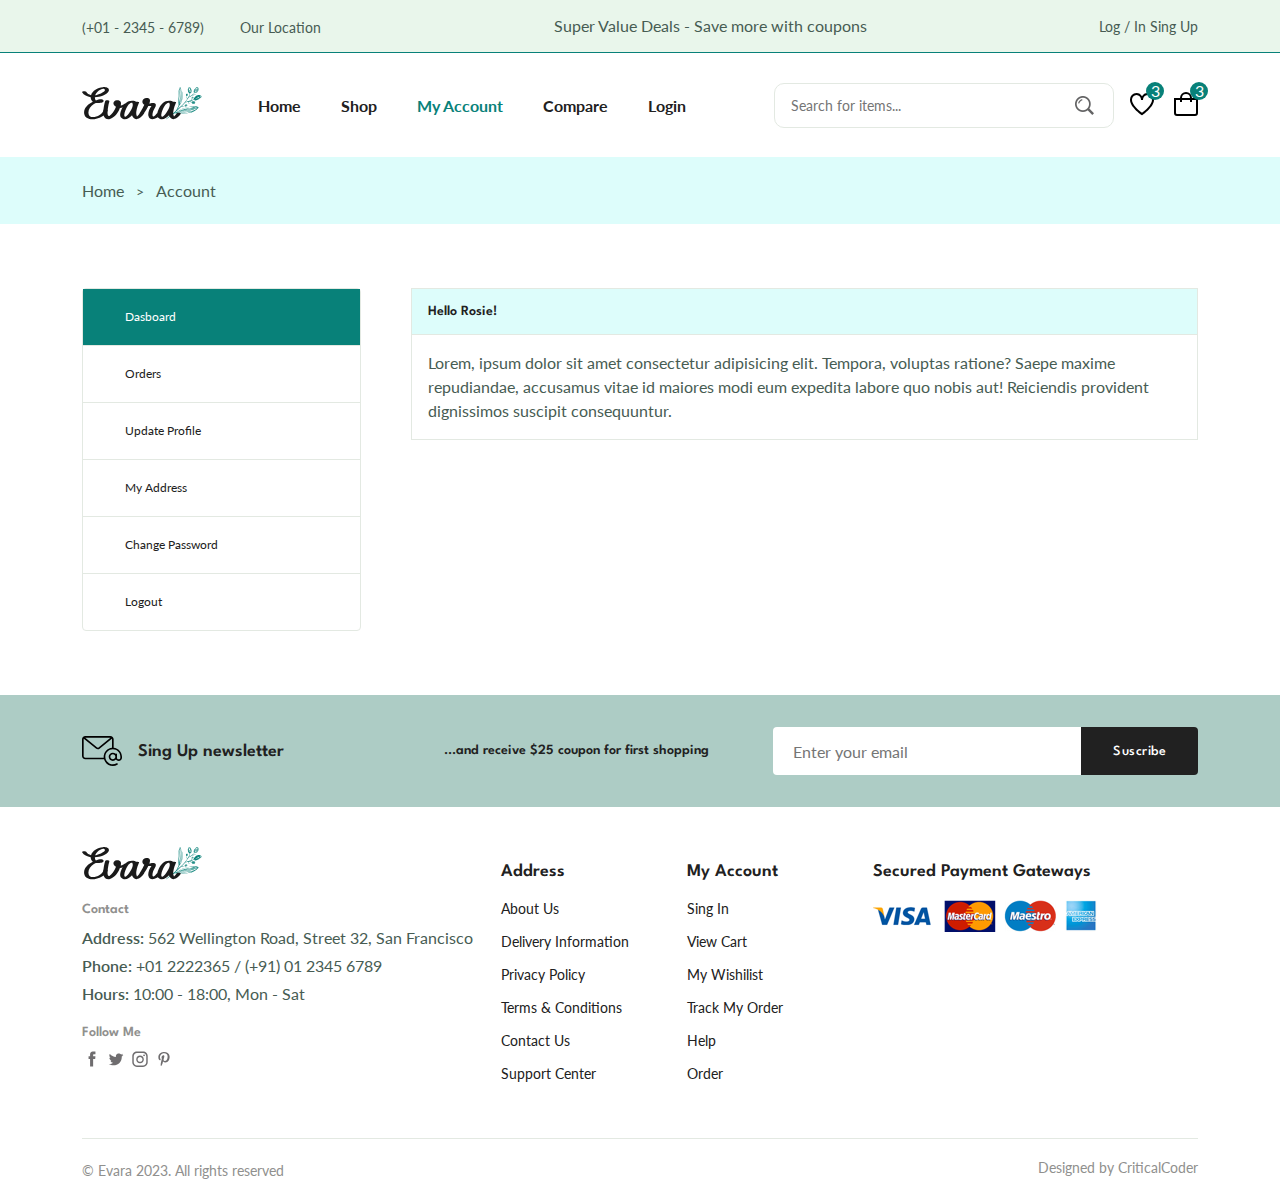
<file: accounts.html>
<!DOCTYPE html>
<html lang="en">
  <head>
    <meta charset="UTF-8" />
    <meta name="viewport" content="width=device-width, initial-scale=1.0" />

  <!--=============== FLATICON ===============-->
  <link rel='stylesheet' 
  href='https://cdn-uicons.flaticon.com/2.1.0/uicons-regular-straight/css/uicons-regular-straight.css'>

  <!--=============== SWIPER CSS ===============-->
  <link rel="stylesheet" href="https://cdn.jsdelivr.net/npm/swiper@11/swiper-bundle.min.css"/>

  <!--=============== CSS ===============-->
  <link rel="stylesheet" href="assets/css/styles.css" />

  <title>Evara Ecommerce Website</title>
  </head>
  <body>
    <!--=============== HEADER ===============-->
    <header class="header">
      <div class="header__top">
        <div class="header__container container">
          <div class="header__contact">
            <span>(+01 - 2345 - 6789)</span>

            <span>Our Location</span>
          </div>

          <p class="header__alert-news">
            Super Value Deals - Save more with coupons
          </p>

          <a href="login-register.html" class="header__top-action">
            Log / In Sing Up
          </a>

        </div>
      </div>

      <nav class="nav container">
        <a href="index.html" class="nav__logo">
          <img src="assets/img/logo.svg" alt="" class="nav__logo-img">
        </a>

        <div class="nav__menu" id="nav-menu">
          <ul class="nav__list">
            <li class="nav__item">
              <a href="index.html" class="nav__link">Home</a>
            </li>

            <li class="nav__item">
              <a href="shop.html" class="nav__link">Shop</a>
            </li>

            <li class="nav__item">
              <a href="accounts.html" class="nav__link active-link">My Account</a>
            </li>

            <li class="nav__item">
              <a href="compare.html" class="nav__link">Compare</a>
            </li>

            <li class="nav__item">
              <a href="login-register.html" class="nav__link">Login</a>
            </li>
          </ul>

          <div class="header__search">
            <input type="text" placeholder="Search for items..." class="form__input">
            
            <button class="search__btn">
              <img src="assets/img/search.png" alt="">
            </button>
          </div>
        </div>

        <div class="header__user-actions">
          <a href="wishlist.html" class="header__action-btn">
            <img src="assets/img/icon-heart.svg" alt="">
            <span class="count">3</span>
          </a>

          <a href="cart.html" class="header__action-btn">
            <img src="assets/img/icon-cart.svg" alt="">
            <span class="count">3</span>
          </a>
        </div>
      </nav>
    </header>
    
    <!--=============== MAIN ===============-->
    <main class="main">

      <!--=============== BREADCRUMB ===============-->
      <section class="breadcrumb">
        <ul class="breadcrumb__list flex container">
            <li><a href="index.html" class="breadcrumb__link"></a>Home</li>
            <li><span class="breadcrumb__link">></span></li>
            <li><span class="breadcrumb__link"></span>Account</li>
        </ul>
      </section>

      <!--=============== ACCOUNTS ===============-->
      <section class="accounts section__lg">
        <div class="accounts__container container grid">
          <div class="account__tabs">
            <p class="account__tab active-tab" data-target="#dasboard">
              <i class="fi fi-rs-settings-sliders"></i> Dasboard
            </p>

            <p class="account__tab" data-target="#Orders">
              <i class="fi fi-rs-shopping-bag"></i> Orders
            </p>

            <p class="account__tab" data-target="#update-profile">
              <i class="fi fi-rs-user"></i> Update Profile
            </p>

            <p class="account__tab" data-target="#address">
              <i class="fi fi-rs-marker"></i> My Address
            </p>

            <p class="account__tab" data-target="#change-password">
              <i class="fi fi-rs-user"></i> Change Password
            </p>

            <p class="account__tab">
              <i class="fi fi-rs-exit"></i> Logout
            </p>
          </div>

          <div class="tabs__content">
              <div class="tab__content active-tab" content id="dasboard">
                <h3 class="tab__header">Hello Rosie!</h3>

                <div class="tab__body">
                  <p class="tab__description">Lorem, ipsum dolor sit amet consectetur adipisicing elit. 
                    Tempora, voluptas ratione? Saepe maxime repudiandae, accusamus vitae id maiores 
                    modi eum expedita labore quo nobis aut! Reiciendis provident dignissimos suscipit 
                    consequuntur.
                  </p>
                </div>
              </div>

              <div class="tab__content" content id="Orders">
                <h3 class="tab__header">Your Orders</h3>
    
                <div class="tab__body">
                  <table class="placed__order-table">
                    <tr>
                      <th>Orders</th>
                      <th>Date</th>
                      <th>Status</th>
                      <th>Total</th>
                      <th>Actions</th>
                    </tr>

                    <tr>
                      <td>#1357</td>
                      <td>March 45, 2024</td>
                      <td>Processing</td>
                      <td>$125.00</td>
                      <td><a href="#" class="view__order">View</a></td>
                    </tr>

                    <tr>
                      <td>#12468</td>
                      <td>June 29, 2024</td>
                      <td>Completed</td>
                      <td>$364.00</td>
                      <td><a href="#" class="view__order">View</a></td>
                    </tr>

                    <tr>
                      <td>#1357</td>
                      <td>August 02, 2024</td>
                      <td>Processing</td>
                      <td>$125.00</td>
                      <td><a href="#" class="view__order">View</a></td>
                    </tr>

                  </table>
                </div>
              </div>

              <div class="tab__content" content id="change-password">
                <h3 class="tab__header">Change Password</h3>
    
                <div class="tab__body">
                  <form action="" class="form grid">
                    <input type="password" placeholder="Current Password" class="form__input">

                    <input type="password" placeholder="New Password" class="form__input">

                    <input type="password" placeholder="Confirm Password" class="form__input">
                    
                    <div class="form__btn">
                      <button class="btn btn--md">Save</button>
                    </div>  
                  </form>
                </div>
              </div>

              <div class="tab__content" content id="address">
                <h3 class="tab__header">Shipping Address</h3>

                <div class="tab__body">
                  <address class="address">
                    3522 Interstate <br> 
                    75 Business Spur,<br> 
                    Sault Ste.<br>
                    Mariem MI 49783 New York
                  </address>
                  <p class="city">New York</p>
                  <a href="" class="edit">Edit</a>
                </div>
              </div>
          </div>
        </div>
      </section>

      <!--=============== NEWSLETTER ===============-->
      <section class="newsletter section">
        <div class="newsletter__container container grid">
          <h3 class="newsletter__tittle flex">
            <img src="assets/img/icon-email.svg" alt="" class="newsletter__icon">
            Sing Up newsletter
          </h3>

            <p class="newsletter__description">
              ...and receive $25 coupon for first shopping</p>

            <form action="" class="newsletter__form">
              <input type="text" placeholder="Enter your email" class="newsletter__input">

              <button type="submit" class="newsletter__btn">Suscribe</button>
            </form>
        </div>
      </section>
    </main>

    <!--=============== FOOTER ===============-->
    <footer class="footer container">
      <div class="footer__container grid">
        <div class="footer__content">
          <a href="index.html" class="footer__logo">
            <img src="assets/img/logo.svg" alt="" class="footer__logo-img">
          </a>

          <h4 class="footer__subtitle">Contact</h4>

          <p class="footer__description">
            <span>Address:</span> 562 Wellington Road, Street 32, San Francisco
          </p>

          <p class="footer__description">
            <span>Phone:</span> +01 2222365 / (+91) 01 2345 6789
          </p>

          <p class="footer__description">
            <span>Hours:</span> 10:00 - 18:00, Mon - Sat
          </p>

          <div class="footer__social">
            <h4 class="footer__subtitle">Follow Me</h4>

            <div class="footer__social-link flex">
              <a href=""><img src="assets/img/icon-facebook.svg" alt="" class="footer__social-icon"></a>
              <a href=""><img src="assets/img/icon-twitter.svg" alt="" class="footer__social-icon"></a>
              <a href=""><img src="assets/img/icon-instagram.svg" alt="" class="footer__social-icon"></a>
              <a href=""><img src="assets/img/icon-pinterest.svg" alt="" class="footer__social-icon"></a>
            </div>
          </div>
        </div>
        
        <div class="footer__content">
          <h3 class="footer__title">Address</h3>

          <ul class="footer__links">
            <li><a href="" class="footer__link">About Us</a></li>
            <li><a href="" class="footer__link">Delivery Information</a></li>
            <li><a href="" class="footer__link">Privacy Policy</a></li>
            <li><a href="" class="footer__link">Terms & Conditions</a></li>
            <li><a href="" class="footer__link">Contact Us</a></li>
            <li><a href="" class="footer__link">Support Center</a></li>
          </ul>
        </div>

        <div class="footer__content">
          <h3 class="footer__title">My Account</h3>

          <ul class="footer__links">
            <li><a href="" class="footer__link">Sing In</a></li>
            <li><a href="" class="footer__link">View Cart</a></li>
            <li><a href="" class="footer__link">My Wishilist</a></li>
            <li><a href="" class="footer__link">Track My Order</a></li>
            <li><a href="" class="footer__link">Help</a></li>
            <li><a href="" class="footer__link">Order</a></li>
          </ul>
        </div>

        <div class="footer__content">
          <h3 class="footer__title">Secured Payment Gateways</h3>

          <img src="assets/img/payment-method.png" alt="" class="payment__img">
        </div>
      </div>

      <div class="footer__bottom">
        <p class="copyright">&copy; Evara 2023. All rights reserved</p>
        <span class="designer">Designed by CriticalCoder</span>
      </div>
    </footer>

    <!--=============== SWIPER JS ===============-->
    <script src="https://cdn.jsdelivr.net/npm/swiper@11/swiper-bundle.min.js"></script>

    <!--=============== MAIN JS ===============-->
    <script src="assets/js/main.js"></script>
  </body>
</html>
</file>
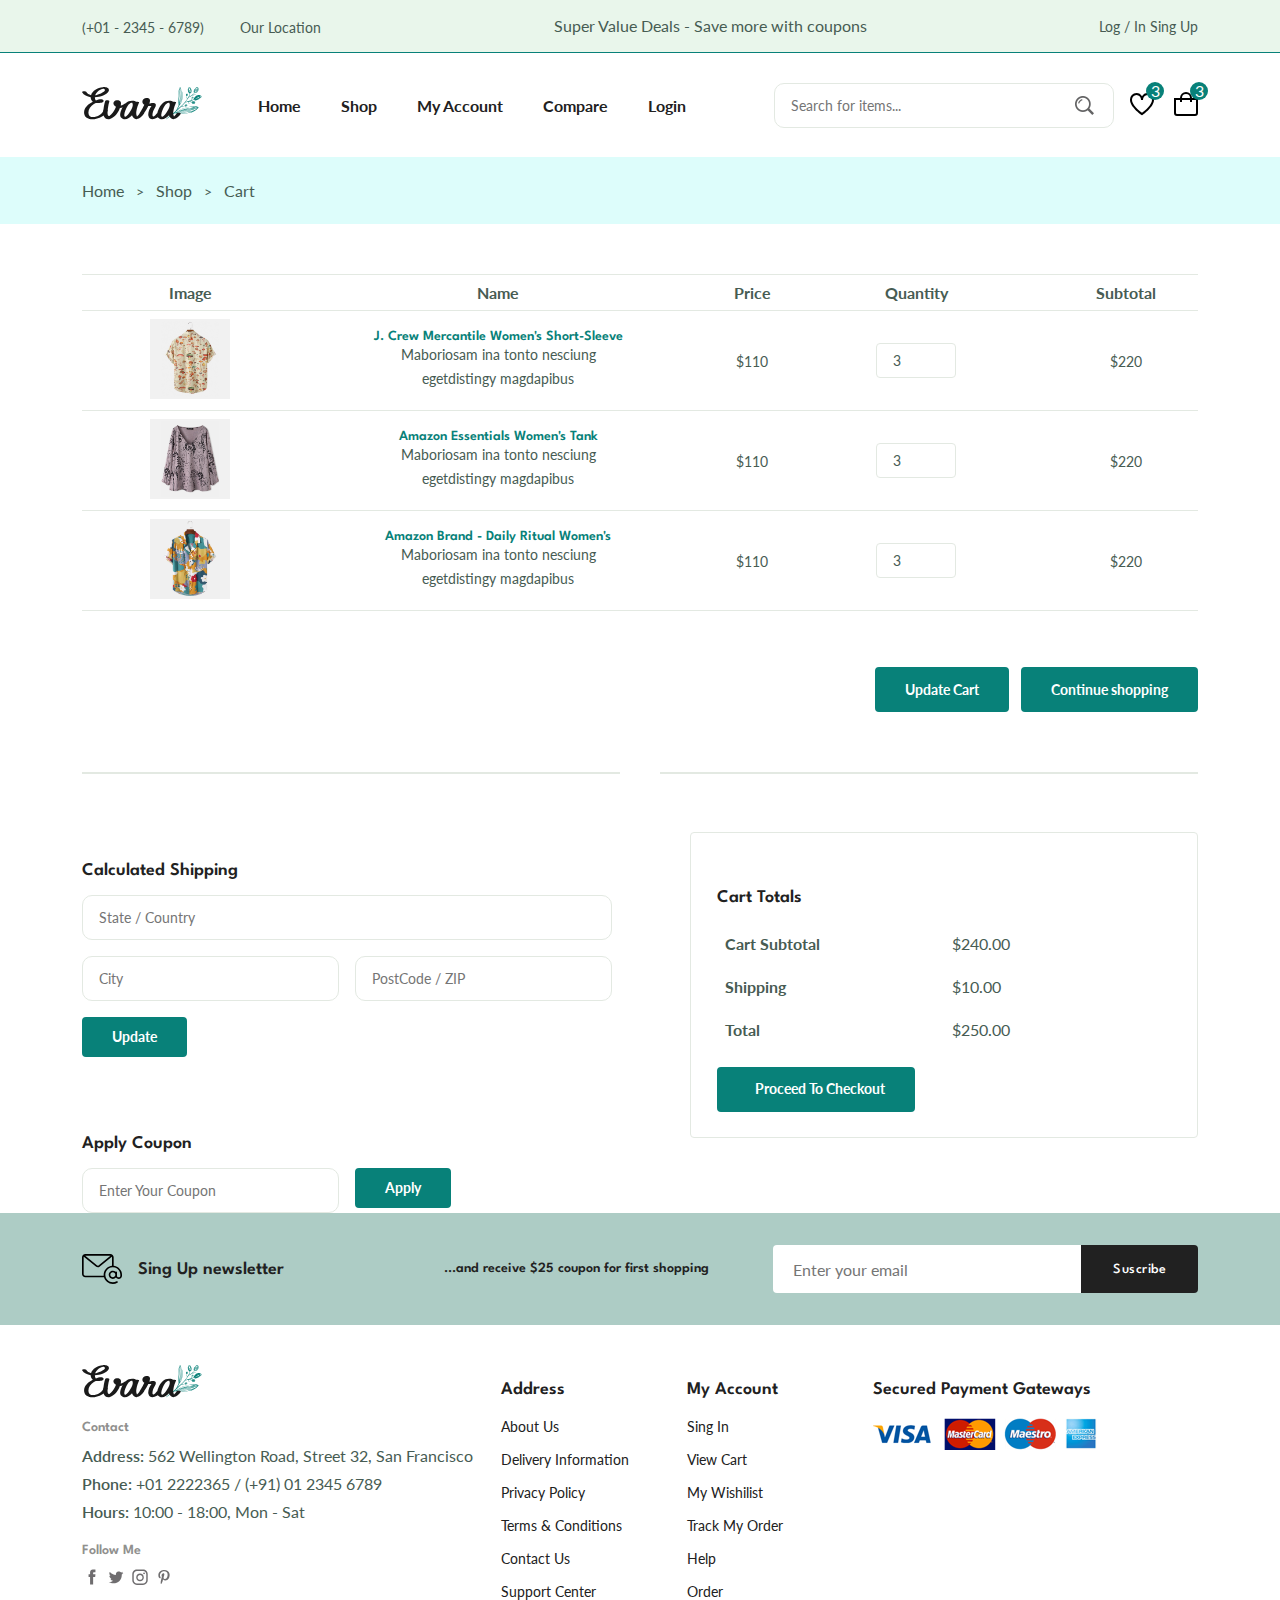
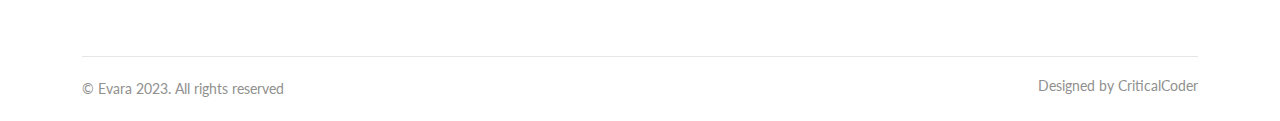
<file: cart.html>
<!DOCTYPE html>
<html lang="en">
  <head>
    <meta charset="UTF-8" />
    <meta name="viewport" content="width=device-width, initial-scale=1.0" />

    <!--=============== FLATICON ===============-->
    <link rel='stylesheet' 
    href='https://cdn-uicons.flaticon.com/2.1.0/uicons-regular-straight/css/uicons-regular-straight.css'>

    <!--=============== SWIPER CSS ===============-->
    <link rel="stylesheet" href="https://cdn.jsdelivr.net/npm/swiper@11/swiper-bundle.min.css"/>

    <!--=============== CSS ===============-->
    <link rel="stylesheet" href="assets/css/styles.css" />

    <title>Evara Ecommerce Website</title>
  </head>
  <body>
    <!--=============== HEADER ===============-->
    <header class="header">
      <div class="header__top">
        <div class="header__container container">
          <div class="header__contact">
            <span>(+01 - 2345 - 6789)</span>

            <span>Our Location</span>
          </div>

          <p class="header__alert-news">
            Super Value Deals - Save more with coupons
          </p>

          <a href="login-register.html" class="header__top-action">
            Log / In Sing Up
          </a>

        </div>
      </div>

      <nav class="nav container">
        <a href="index.html" class="nav__logo">
          <img src="assets/img/logo.svg" alt="" class="nav__logo-img">
        </a>

        <div class="nav__menu" id="nav-menu">
          <ul class="nav__list">
            <li class="nav__item">
              <a href="index.html" class="nav__link">Home</a>
            </li>

            <li class="nav__item">
              <a href="shop.html" class="nav__link">Shop</a>
            </li>

            <li class="nav__item">
              <a href="accounts.html" class="nav__link">My Account</a>
            </li>

            <li class="nav__item">
              <a href="compare.html" class="nav__link">Compare</a>
            </li>

            <li class="nav__item">
              <a href="login-register.html" class="nav__link">Login</a>
            </li>
          </ul>

          <div class="header__search">
            <input type="text" placeholder="Search for items..." class="form__input">
            
            <button class="search__btn">
              <img src="assets/img/search.png" alt="">
            </button>
          </div>
        </div>

        <div class="header__user-actions">
          <a href="wishlist.html" class="header__action-btn">
            <img src="assets/img/icon-heart.svg" alt="">
            <span class="count">3</span>
          </a>

          <a href="cart.html" class="header__action-btn">
            <img src="assets/img/icon-cart.svg" alt="">
            <span class="count">3</span>
          </a>
        </div>
      </nav>
    </header>

    <!--=============== MAIN ===============-->
    <main class="main">
      
      <!--=============== BREADCRUMB ===============-->
      <section class="breadcrumb">
        <ul class="breadcrumb__list flex container">
            <li><a href="index.html" class="breadcrumb__link"></a>Home</li>
            <li><span class="breadcrumb__link">></span></li>
            <li><span class="breadcrumb__link"></span>Shop</li>
            <li><span class="breadcrumb__link">></span></li>
            <li><span class="breadcrumb__link"></span>Cart</li>
        </ul>
      </section>

      <!--=============== CART ===============-->
     <section class="cart section--lg container">
      <div class="table__container">
        <table class="table">
          <tr>
            <th>Image</th>
            <th>Name</th>
            <th>Price</th>
            <th>Quantity</th>
            <th>Subtotal</th>
            <th>Remove</th>
          </tr>

          <tr>
            <td><img src="assets/img/product-1-2.jpg" alt="" class="table__img"></td>

            <td>            
              <h3 class="table__title">J. Crew Mercantile Women's Short-Sleeve</h3>
              <p class="table__description">Maboriosam ina tonto nesciung egetdistingy magdapibus</p>
            </td>

            <td><span class="table__price">$110</span></td>

            <td><input type="number" value="3" class="quantity"></td>

            <td><span class="table__subtotal">$220</span></td>

            <td><i class="fi fi-rs-trash table__trash"></i></td>
          </tr>

          <tr>
            <td><img src="assets/img/product-7-1.jpg" alt="" class="table__img"></td>

            <td>            
              <h3 class="table__title">Amazon Essentials Women's Tank</h3>
              <p class="table__description">Maboriosam ina tonto nesciung egetdistingy magdapibus</p>
            </td>

            <td><span class="table__price">$110</span></td>

            <td><input type="number" value="3" class="quantity"></td>

            <td><span class="table__subtotal">$220</span></td>

            <td><i class="fi fi-rs-trash table__trash"></i></td>
          </tr>

          <tr>
            <td><img src="assets/img/product-2-1.jpg" alt="" class="table__img"></td>

            <td>            
              <h3 class="table__title">Amazon Brand - Daily Ritual Women's</h3>
              <p class="table__description">Maboriosam ina tonto nesciung egetdistingy magdapibus</p>
            </td>

            <td><span class="table__price">$110</span></td>

            <td><input type="number" value="3" class="quantity"></td>

            <td><span class="table__subtotal">$220</span></td>

            <td><i class="fi fi-rs-trash table__trash"></i></td>
          </tr>
        </table>
      </div>

      <div class="cart__actions">
        <a href="" class="btn flex btn--md">
          <i class="fi-rs-shuffle"></i> Update Cart
        </a>

        <a href="" class="btn flex btn--md">
          <i class="fi-rs-shopping-bag"></i> Continue shopping
        </a>
      </div>

      <div class="divider">
        <i class="fi fi-rs-fingerprint"></i>
      </div>

      <div class="cart__group grid">
        <div>
          <div class="cart__shipping">
            <h3 class="section__title">Calculated Shipping</h3>

            <form action="" class="form grid">
              <input type="text" placeholder="State / Country"  class="form__input"/>

              <div class="form__group grid">
                <input type="text" placeholder="City"  class="form__input">

                <input type="text" placeholder="PostCode / ZIP"  class="form__input"/>
              </div>

              <div class="form__btn">
                <button class="btn flex btn--sm">
                  <i class="fi-rs-shuffle"></i> Update
                </button>
              </div>
            </form>
          </div>

          <div class="cart__coupon">
            <h3 class="section__title">Apply Coupon</h3>

            <form action="" class="coupon__form form grid">
              <div class="form__group grid">
                <input type="text" class="form__input" placeholder="Enter Your Coupon"/>

                <div class="form__btn">
                  <button class="btn flex btn--sm">
                    <i class="fi-rs-label"></i> Apply
                  </button>
                </div>
              </div>
            </form>
          </div>
        </div>

        <div class="cart__total">
          <h3 class="section__title">Cart Totals</h3>

          <table class="cart__total-table">
            <tr>
              <td><span class="cart__total-title">Cart Subtotal</span></td>
              <td><span class="cart__total-price"></span>$240.00</td>
            </tr>

            <tr>
              <td><span class="cart__total-title">Shipping</span></td>
              <td><span class="cart__total-price"></span>$10.00</td>
            </tr>

            <tr>
              <td><span class="cart__total-title">Total</span></td>
              <td><span class="cart__total-price"></span>$250.00</td>
            </tr>
          </table>

          <a href="checkout.html" class="btn flex btn--md">
            <i class="fi fi-fi-rs-box-alt"></i> Proceed To Checkout
          </a>
        </div>
      </div>
     </section>

      <!--=============== NEWSLETTER ===============-->
      <section class="newsletter section">
        <div class="newsletter__container container grid">
          <h3 class="newsletter__tittle flex">
            <img src="assets/img/icon-email.svg" alt="" class="newsletter__icon">
            Sing Up newsletter
          </h3>

            <p class="newsletter__description">
              ...and receive $25 coupon for first shopping</p>

            <form action="" class="newsletter__form">
              <input type="text" placeholder="Enter your email" class="newsletter__input">

              <button type="submit" class="newsletter__btn">Suscribe</button>
            </form>
        </div>
      </section>
    </main>

    <!--=============== FOOTER ===============-->
    <footer class="footer container">
      <div class="footer__container grid">
        <div class="footer__content">
          <a href="index.html" class="footer__logo">
            <img src="assets/img/logo.svg" alt="" class="footer__logo-img">
          </a>

          <h4 class="footer__subtitle">Contact</h4>

          <p class="footer__description">
            <span>Address:</span> 562 Wellington Road, Street 32, San Francisco
          </p>

          <p class="footer__description">
            <span>Phone:</span> +01 2222365 / (+91) 01 2345 6789
          </p>

          <p class="footer__description">
            <span>Hours:</span> 10:00 - 18:00, Mon - Sat
          </p>

          <div class="footer__social">
            <h4 class="footer__subtitle">Follow Me</h4>

            <div class="footer__social-link flex">
              <a href=""><img src="assets/img/icon-facebook.svg" alt="" class="footer__social-icon"></a>
              <a href=""><img src="assets/img/icon-twitter.svg" alt="" class="footer__social-icon"></a>
              <a href=""><img src="assets/img/icon-instagram.svg" alt="" class="footer__social-icon"></a>
              <a href=""><img src="assets/img/icon-pinterest.svg" alt="" class="footer__social-icon"></a>
            </div>
          </div>
        </div>
        
        <div class="footer__content">
          <h3 class="footer__title">Address</h3>

          <ul class="footer__links">
            <li><a href="" class="footer__link">About Us</a></li>
            <li><a href="" class="footer__link">Delivery Information</a></li>
            <li><a href="" class="footer__link">Privacy Policy</a></li>
            <li><a href="" class="footer__link">Terms & Conditions</a></li>
            <li><a href="" class="footer__link">Contact Us</a></li>
            <li><a href="" class="footer__link">Support Center</a></li>
          </ul>
        </div>

        <div class="footer__content">
          <h3 class="footer__title">My Account</h3>

          <ul class="footer__links">
            <li><a href="" class="footer__link">Sing In</a></li>
            <li><a href="" class="footer__link">View Cart</a></li>
            <li><a href="" class="footer__link">My Wishilist</a></li>
            <li><a href="" class="footer__link">Track My Order</a></li>
            <li><a href="" class="footer__link">Help</a></li>
            <li><a href="" class="footer__link">Order</a></li>
          </ul>
        </div>

        <div class="footer__content">
          <h3 class="footer__title">Secured Payment Gateways</h3>

          <img src="assets/img/payment-method.png" alt="" class="payment__img">
        </div>
      </div>

      <div class="footer__bottom">
        <p class="copyright">&copy; Evara 2023. All rights reserved</p>
        <span class="designer">Designed by CriticalCoder</span>
      </div>
    </footer>

    <!--=============== SWIPER JS ===============-->
    <script src="https://cdn.jsdelivr.net/npm/swiper@11/swiper-bundle.min.js"></script>

    <!--=============== MAIN JS ===============-->
    <script src="assets/js/main.js"></script>
  </body>
</html>
</file>
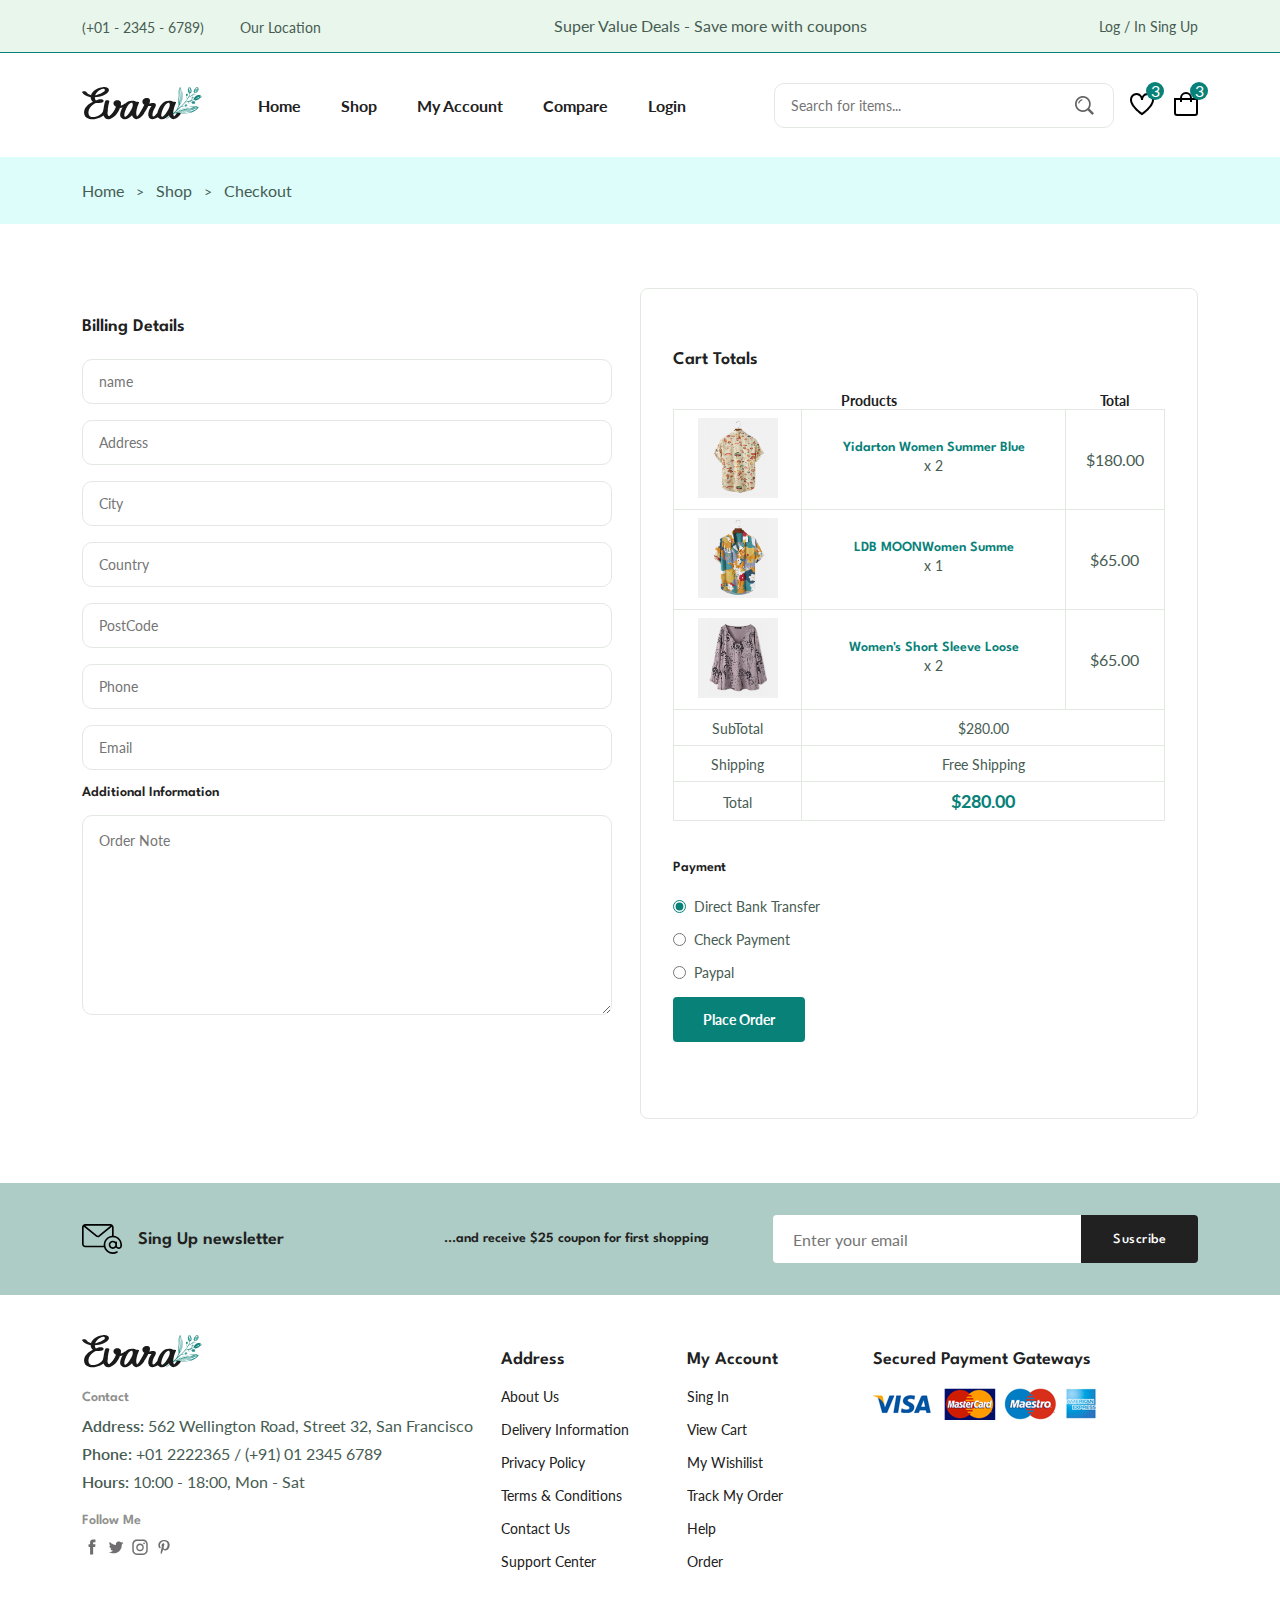
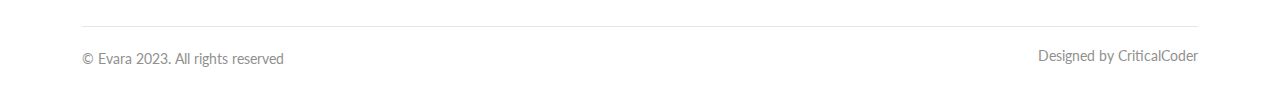
<file: checkout.html>
<!DOCTYPE html>
<html lang="en">
  <head>
    <meta charset="UTF-8" />
    <meta name="viewport" content="width=device-width, initial-scale=1.0" />

<!--=============== FLATICON ===============-->
<link rel='stylesheet' 
href='https://cdn-uicons.flaticon.com/2.1.0/uicons-regular-straight/css/uicons-regular-straight.css'>

<!--=============== SWIPER CSS ===============-->
<link rel="stylesheet" href="https://cdn.jsdelivr.net/npm/swiper@11/swiper-bundle.min.css"/>

<!--=============== CSS ===============-->
<link rel="stylesheet" href="assets/css/styles.css" />

  <title>Evara Ecommerce Website</title>
  </head>
  <body>
    <!--=============== HEADER ===============-->
    <header class="header">
      <div class="header__top">
        <div class="header__container container">
          <div class="header__contact">
            <span>(+01 - 2345 - 6789)</span>

            <span>Our Location</span>
          </div>

          <p class="header__alert-news">
            Super Value Deals - Save more with coupons
          </p>

          <a href="login-register.html" class="header__top-action">
            Log / In Sing Up
          </a>

        </div>
      </div>

      <nav class="nav container">
        <a href="index.html" class="nav__logo">
          <img src="assets/img/logo.svg" alt="" class="nav__logo-img">
        </a>

        <div class="nav__menu" id="nav-menu">
          <ul class="nav__list">
            <li class="nav__item">
              <a href="index.html" class="nav__link">Home</a>
            </li>

            <li class="nav__item">
              <a href="shop.html" class="nav__link">Shop</a>
            </li>

            <li class="nav__item">
              <a href="accounts.html" class="nav__link">My Account</a>
            </li>

            <li class="nav__item">
              <a href="compare.html" class="nav__link">Compare</a>
            </li>

            <li class="nav__item">
              <a href="login-register.html" class="nav__link">Login</a>
            </li>
          </ul>

          <div class="header__search">
            <input type="text" placeholder="Search for items..." class="form__input">
            
            <button class="search__btn">
              <img src="assets/img/search.png" alt="">
            </button>
          </div>
        </div>

        <div class="header__user-actions">
          <a href="wishlist.html" class="header__action-btn">
            <img src="assets/img/icon-heart.svg" alt="">
            <span class="count">3</span>
          </a>

          <a href="cart.html" class="header__action-btn">
            <img src="assets/img/icon-cart.svg" alt="">
            <span class="count">3</span>
          </a>
        </div>
      </nav>
    </header>

    <!--=============== MAIN ===============-->
    <main class="main">

      <!--=============== BREADCRUMB ===============-->
      <section class="breadcrumb">
        <ul class="breadcrumb__list flex container">
            <li><a href="index.html" class="breadcrumb__link"></a>Home</li>
            <li><span class="breadcrumb__link">></span></li>
            <li><span class="breadcrumb__link"></span>Shop</li>
            <li><span class="breadcrumb__link">></span></li>
            <li><span class="breadcrumb__link"></span>Checkout</li>
        </ul>
      </section>

      <!--=============== CHECKOUT ===============-->
      <section class="checkout section__lg">
        <div class="checkout__container container grid">
          <div class="checkout__group">
            <h3 class="section__title">Billing Details</h3>

            <form action="" class="form grid">
              <input type="text" placeholder="name" class="form__input">

              <input type="text" placeholder="Address" class="form__input">

              <input type="text" placeholder="City" class="form__input">

              <input type="text" placeholder="Country" class="form__input">

              <input type="text" placeholder="PostCode" class="form__input">

              <input type="text" placeholder="Phone" class="form__input">

              <input type="email" placeholder="Email" class="form__input">

              <h3 class="checkout__title">Additional Information</h3>

              <textarea name="" placeholder="Order Note"  id="" cols="30" rows="10" class="form__input textarea"></textarea>
            </form>
          </div>

          <div class="checkout__group">
            <h3 class="section__title">Cart Totals</h3>

            <table class="order__table">
              <tr>
                <th colspan="2">Products</th>
                <th>Total</th>
              </tr>

              <tr>
                <td><img src="assets/img/product-1-2.jpg" alt="" class="order__img"></td>

              <td>
                <h3 class="table__title">Yidarton Women Summer Blue</h3>
                <p class="table__quantity">x 2</p>
              </td>  

              <td><span class="table__price"></span>$180.00</td>
              </tr>

              <tr>
                <td><img src="assets/img/product-2-1.jpg" alt="" class="order__img"></td>

              <td>
                <h3 class="table__title">LDB MOONWomen Summe</h3>
                <p class="table__quantity">x 1</p>
              </td>  

              <td><span class="table__price"></span>$65.00</td>
              </tr>

              <tr>
                <td><img src="assets/img/product-7-1.jpg" alt="" class="order__img"></td>

              <td>
                <h3 class="table__title">Women's Short Sleeve Loose</h3>
                <p class="table__quantity">x 2</p>
              </td>  

              <td><span class="table__price"></span>$65.00</td>
              </tr>

              <tr>
                <td> <span class="order__subtitle">SubTotal</span></td>
                <td colspan="2"=><span class="table__price">$280.00</span></td>
              </tr>

              <tr>
                <td><span class="order__subtitle">Shipping</span></td>
                <td colspan="2"><span class="table__price">Free Shipping</span></td>
              </tr>

              <tr>
                <td><span class="order__subtitle">Total</span></td>
                <td colspan="2"><span class="order__grand-total">$280.00</span></td>
              </tr>
            </table>

            <div class="payment__methods">
              <h3 class="checkout__title payment__title">Payment</h3>

              <div class="payment__option flex">
                <input type="radio" name="radio" checked  class="payment__input"/>
                <label for="" class="payment__label">Direct Bank Transfer</label>
              </div>

              <div class="payment__option flex">
                <input type="radio" name="radio" class="payment__input"/>
                <label for="" class="payment__label">Check Payment</label>
              </div>

              <div class="payment__option flex">
                <input type="radio" name="radio" class="payment__input"/>
                <label for="" class="payment__label">Paypal</label>
              </div>

              <button class="btn btn--md">Place Order</button>
            </div>
          </div>
        </div>
      </section>

      <!--=============== NEWSLETTER ===============-->
      <section class="newsletter section">
        <div class="newsletter__container container grid">
          <h3 class="newsletter__tittle flex">
            <img src="assets/img/icon-email.svg" alt="" class="newsletter__icon">
            Sing Up newsletter
          </h3>

            <p class="newsletter__description">
              ...and receive $25 coupon for first shopping</p>

            <form action="" class="newsletter__form">
              <input type="text" placeholder="Enter your email" class="newsletter__input">

              <button type="submit" class="newsletter__btn">Suscribe</button>
            </form>
        </div>
      </section>
    </main>

    <!--=============== FOOTER ===============-->
    <footer class="footer container">
      <div class="footer__container grid">
        <div class="footer__content">
          <a href="index.html" class="footer__logo">
            <img src="assets/img/logo.svg" alt="" class="footer__logo-img">
          </a>

          <h4 class="footer__subtitle">Contact</h4>

          <p class="footer__description">
            <span>Address:</span> 562 Wellington Road, Street 32, San Francisco
          </p>

          <p class="footer__description">
            <span>Phone:</span> +01 2222365 / (+91) 01 2345 6789
          </p>

          <p class="footer__description">
            <span>Hours:</span> 10:00 - 18:00, Mon - Sat
          </p>

          <div class="footer__social">
            <h4 class="footer__subtitle">Follow Me</h4>

            <div class="footer__social-link flex">
              <a href=""><img src="assets/img/icon-facebook.svg" alt="" class="footer__social-icon"></a>
              <a href=""><img src="assets/img/icon-twitter.svg" alt="" class="footer__social-icon"></a>
              <a href=""><img src="assets/img/icon-instagram.svg" alt="" class="footer__social-icon"></a>
              <a href=""><img src="assets/img/icon-pinterest.svg" alt="" class="footer__social-icon"></a>
            </div>
          </div>
        </div>
        
        <div class="footer__content">
          <h3 class="footer__title">Address</h3>

          <ul class="footer__links">
            <li><a href="" class="footer__link">About Us</a></li>
            <li><a href="" class="footer__link">Delivery Information</a></li>
            <li><a href="" class="footer__link">Privacy Policy</a></li>
            <li><a href="" class="footer__link">Terms & Conditions</a></li>
            <li><a href="" class="footer__link">Contact Us</a></li>
            <li><a href="" class="footer__link">Support Center</a></li>
          </ul>
        </div>

        <div class="footer__content">
          <h3 class="footer__title">My Account</h3>

          <ul class="footer__links">
            <li><a href="" class="footer__link">Sing In</a></li>
            <li><a href="" class="footer__link">View Cart</a></li>
            <li><a href="" class="footer__link">My Wishilist</a></li>
            <li><a href="" class="footer__link">Track My Order</a></li>
            <li><a href="" class="footer__link">Help</a></li>
            <li><a href="" class="footer__link">Order</a></li>
          </ul>
        </div>

        <div class="footer__content">
          <h3 class="footer__title">Secured Payment Gateways</h3>

          <img src="assets/img/payment-method.png" alt="" class="payment__img">
        </div>
      </div>

      <div class="footer__bottom">
        <p class="copyright">&copy; Evara 2023. All rights reserved</p>
        <span class="designer">Designed by CriticalCoder</span>
      </div>
    </footer>

    <!--=============== SWIPER JS ===============-->
    <script src="https://cdn.jsdelivr.net/npm/swiper@11/swiper-bundle.min.js"></script>

    <!--=============== MAIN JS ===============-->
    <script src="assets/js/main.js"></script>
  </body>
</html>
</file>
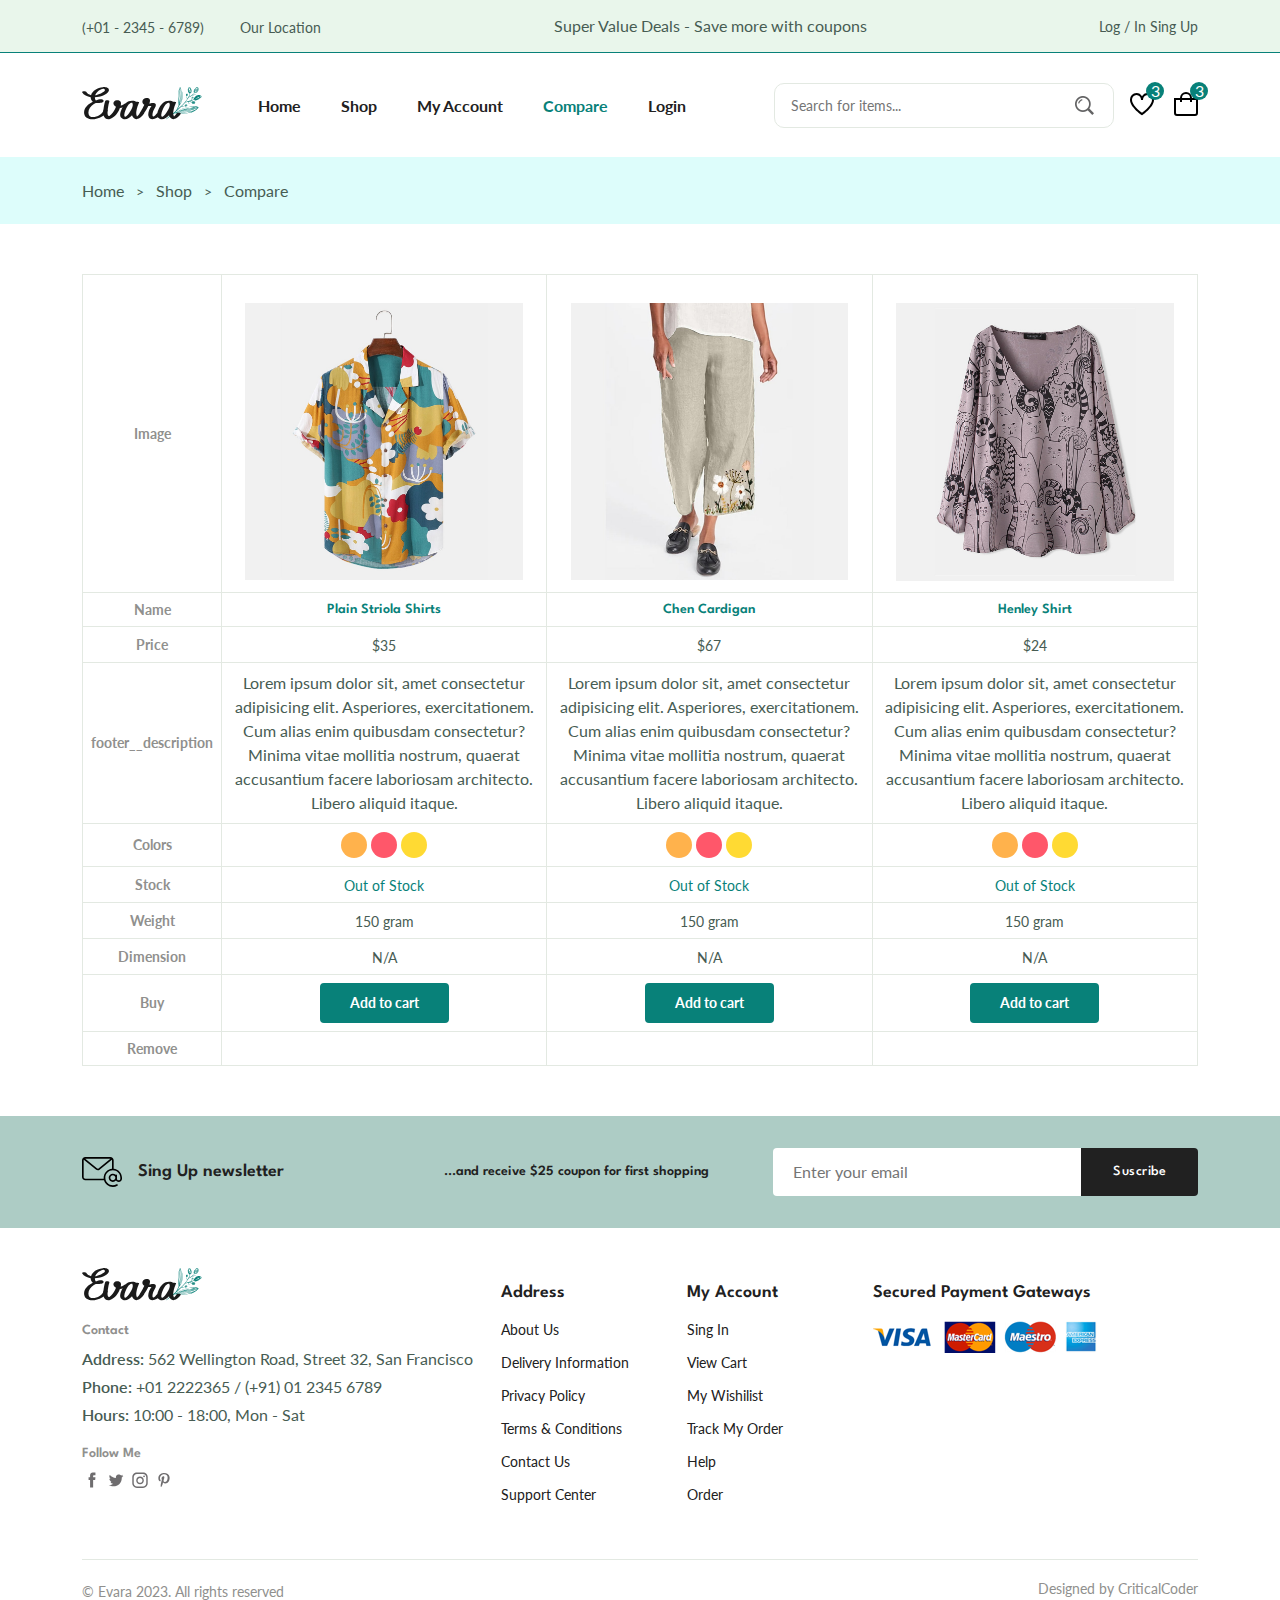
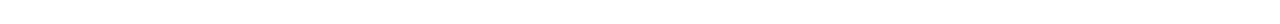
<file: compare.html>
<!DOCTYPE html>
<html lang="en">
  <head>
    <meta charset="UTF-8" />
    <meta name="viewport" content="width=device-width, initial-scale=1.0" />

  <!--=============== FLATICON ===============-->
  <link rel='stylesheet' 
  href='https://cdn-uicons.flaticon.com/2.1.0/uicons-regular-straight/css/uicons-regular-straight.css'>

  <!--=============== SWIPER CSS ===============-->
  <link rel="stylesheet" href="https://cdn.jsdelivr.net/npm/swiper@11/swiper-bundle.min.css"/>

  <!--=============== CSS ===============-->
  <link rel="stylesheet" href="assets/css/styles.css" />

  <title>Evara Ecommerce Website</title>
  </head>
  <body>
    <!--=============== HEADER ===============-->
    <header class="header">
      <div class="header__top">
        <div class="header__container container">
          <div class="header__contact">
            <span>(+01 - 2345 - 6789)</span>

            <span>Our Location</span>
          </div>

          <p class="header__alert-news">
            Super Value Deals - Save more with coupons
          </p>

          <a href="login-register.html" class="header__top-action">
            Log / In Sing Up
          </a>

        </div>
      </div>

      <nav class="nav container">
        <a href="index.html" class="nav__logo">
          <img src="assets/img/logo.svg" alt="" class="nav__logo-img">
        </a>

        <div class="nav__menu" id="nav-menu">
          <ul class="nav__list">
            <li class="nav__item">
              <a href="index.html" class="nav__link">Home</a>
            </li>

            <li class="nav__item">
              <a href="shop.html" class="nav__link">Shop</a>
            </li>

            <li class="nav__item">
              <a href="accounts.html" class="nav__link">My Account</a>
            </li>

            <li class="nav__item">
              <a href="compare.html" class="nav__link active-link">Compare</a>
            </li>

            <li class="nav__item">
              <a href="login-register.html" class="nav__link">Login</a>
            </li>
          </ul>

          <div class="header__search">
            <input type="text" placeholder="Search for items..." class="form__input">
            
            <button class="search__btn">
              <img src="assets/img/search.png" alt="">
            </button>
          </div>
        </div>

        <div class="header__user-actions">
          <a href="wishlist.html" class="header__action-btn">
            <img src="assets/img/icon-heart.svg" alt="">
            <span class="count">3</span>
          </a>

          <a href="cart.html" class="header__action-btn">
            <img src="assets/img/icon-cart.svg" alt="">
            <span class="count">3</span>
          </a>
        </div>
      </nav>
    </header>
    
    <!--=============== MAIN ===============-->
    <main class="main">
      
      <!--=============== BREADCRUMB ===============-->
      <section class="breadcrumb">
        <ul class="breadcrumb__list flex container">
            <li><a href="index.html" class="breadcrumb__link"></a>Home</li>
            <li><span class="breadcrumb__link">></span></li>
            <li><span class="breadcrumb__link"></span>Shop</li>
            <li><span class="breadcrumb__link">></span></li>
            <li><span class="breadcrumb__link"></span>Compare</li>
        </ul>
      </section>

      <!--=============== COMPARE ===============-->
      <section class="compare container section--lg">
        <table class="compare__table">
          <tr>
            <th>Image</th>
            <td><img src="assets/img/product-2-1.jpg" alt="" class="compare__img"></td>

            <td><img src="assets/img/product-4-1.jpg" alt="" class="compare__img"></td>

            <td><img src="assets/img/product-7-1.jpg" alt="" class="compare__img"></td>
          </tr>

          <tr>
            <th>Name</th>
            <td><h3 class="table__title">Plain Striola Shirts</h3></td>
            <td><h3 class="table__title">Chen Cardigan</h3></td>
            <td><h3 class="table__title">Henley Shirt</h3></td>
          </tr>

          <tr>
            <th>Price</th>
            <td><span class="table__price">$35</span></td>
            <td><span class="table__price">$67</span></td>
            <td><span class="table__price">$24</span></td>
          </tr>

          <tr>
            <th>footer__description</th>
            <td>
              <p>
                Lorem ipsum dolor sit, amet consectetur adipisicing elit. 
              Asperiores, exercitationem. Cum alias enim quibusdam consectetur? 
              Minima vitae mollitia nostrum, quaerat accusantium 
              facere laboriosam architecto. Libero aliquid itaque.
              </p>
            </td>

            <td>
              <p>
                Lorem ipsum dolor sit, amet consectetur adipisicing elit. 
              Asperiores, exercitationem. Cum alias enim quibusdam consectetur? 
              Minima vitae mollitia nostrum, quaerat accusantium 
              facere laboriosam architecto. Libero aliquid itaque.
              </p>
            </td>

            <td>
              <p>
                Lorem ipsum dolor sit, amet consectetur adipisicing elit. 
              Asperiores, exercitationem. Cum alias enim quibusdam consectetur? 
              Minima vitae mollitia nostrum, quaerat accusantium 
              facere laboriosam architecto. Libero aliquid itaque.
              </p>
            </td>
          </tr>

          <tr>
            <th>Colors</th>
            <td>
              <ul class="color__list compare__colors">
              <li>
                <a href="#" class="color__link" style="background-color: hsl(34, 100%, 65%)"></a>
              </li>

              <li>
                <a href="#" class="color__link" style="background-color: hsl(353, 100%, 67%)"></a>
              </li>

              <li>
                <a href="#" class="color__link" style="background-color: hsl(49, 100%, 60%)"></a>
              </li>
              </ul>
            </td>

            <td>
              <ul class="color__list compare__colors">
              <li>
                <a href="#" class="color__link" style="background-color: hsl(34, 100%, 65%)"></a>
              </li>

              <li>
                <a href="#" class="color__link" style="background-color: hsl(353, 100%, 67%)"></a>
              </li>

              <li>
                <a href="#" class="color__link" style="background-color: hsl(49, 100%, 60%)"></a>
              </li>
              </ul>
            </td>

            <td>
              <ul class="color__list compare__colors">
              <li>
                <a href="#" class="color__link" style="background-color: hsl(34, 100%, 65%)"></a>
              </li>

              <li>
                <a href="#" class="color__link" style="background-color: hsl(353, 100%, 67%)"></a>
              </li>

              <li>
                <a href="#" class="color__link" style="background-color: hsl(49, 100%, 60%)"></a>
              </li>
              </ul>
            </td>
          </tr>

          <tr>
            <th>Stock</th>
            <td><span class="table__stock">Out of Stock</span></td>
            <td><span class="table__stock">Out of Stock</span></td>
            <td><span class="table__stock">Out of Stock</span></td>
          </tr>

          <tr>
            <th>Weight</th>
            <td><span class="table__weight">150 gram</span></td>
            <td><span class="table__weight">150 gram</span></td>
            <td><span class="table__weight">150 gram</span></td>
          </tr>

          <tr>
            <th>Dimension</th>
            <td><span class="table__dimension">N/A</span></td>
            <td><span class="table__dimension">N/A</span></td>
            <td><span class="table__dimension">N/A</span></td>
          </tr>

          <tr>
            <th>Buy</th>
            <td><a href="" class="btn btn--sm">Add to cart</a></td>
            <td><a href="" class="btn btn--sm">Add to cart</a></td>
            <td><a href="" class="btn btn--sm">Add to cart</a></td>
          </tr>

          <tr>
            <th>Remove</th>
            <td><i class="fi fi-rs-trash table__trash"></i></td>
            <td><i class="fi fi-rs-trash table__trash"></i></td>
            <td><i class="fi fi-rs-trash table__trash"></i></td>
          </tr>
        </table>
      </section>

      <!--=============== NEWSLETTER ===============-->
      <section class="newsletter section">
        <div class="newsletter__container container grid">
          <h3 class="newsletter__tittle flex">
            <img src="assets/img/icon-email.svg" alt="" class="newsletter__icon">
            Sing Up newsletter
          </h3>

            <p class="newsletter__description">
              ...and receive $25 coupon for first shopping</p>

            <form action="" class="newsletter__form">
              <input type="text" placeholder="Enter your email" class="newsletter__input">

              <button type="submit" class="newsletter__btn">Suscribe</button>
            </form>
        </div>
      </section>
    </main>

    <!--=============== FOOTER ===============-->
    <footer class="footer container">
      <div class="footer__container grid">
        <div class="footer__content">
          <a href="index.html" class="footer__logo">
            <img src="assets/img/logo.svg" alt="" class="footer__logo-img">
          </a>

          <h4 class="footer__subtitle">Contact</h4>

          <p class="footer__description">
            <span>Address:</span> 562 Wellington Road, Street 32, San Francisco
          </p>

          <p class="footer__description">
            <span>Phone:</span> +01 2222365 / (+91) 01 2345 6789
          </p>

          <p class="footer__description">
            <span>Hours:</span> 10:00 - 18:00, Mon - Sat
          </p>

          <div class="footer__social">
            <h4 class="footer__subtitle">Follow Me</h4>

            <div class="footer__social-link flex">
              <a href=""><img src="assets/img/icon-facebook.svg" alt="" class="footer__social-icon"></a>
              <a href=""><img src="assets/img/icon-twitter.svg" alt="" class="footer__social-icon"></a>
              <a href=""><img src="assets/img/icon-instagram.svg" alt="" class="footer__social-icon"></a>
              <a href=""><img src="assets/img/icon-pinterest.svg" alt="" class="footer__social-icon"></a>
            </div>
          </div>
        </div>
        
        <div class="footer__content">
          <h3 class="footer__title">Address</h3>

          <ul class="footer__links">
            <li><a href="" class="footer__link">About Us</a></li>
            <li><a href="" class="footer__link">Delivery Information</a></li>
            <li><a href="" class="footer__link">Privacy Policy</a></li>
            <li><a href="" class="footer__link">Terms & Conditions</a></li>
            <li><a href="" class="footer__link">Contact Us</a></li>
            <li><a href="" class="footer__link">Support Center</a></li>
          </ul>
        </div>

        <div class="footer__content">
          <h3 class="footer__title">My Account</h3>

          <ul class="footer__links">
            <li><a href="" class="footer__link">Sing In</a></li>
            <li><a href="" class="footer__link">View Cart</a></li>
            <li><a href="" class="footer__link">My Wishilist</a></li>
            <li><a href="" class="footer__link">Track My Order</a></li>
            <li><a href="" class="footer__link">Help</a></li>
            <li><a href="" class="footer__link">Order</a></li>
          </ul>
        </div>

        <div class="footer__content">
          <h3 class="footer__title">Secured Payment Gateways</h3>

          <img src="assets/img/payment-method.png" alt="" class="payment__img">
        </div>
      </div>

      <div class="footer__bottom">
        <p class="copyright">&copy; Evara 2023. All rights reserved</p>
        <span class="designer">Designed by CriticalCoder</span>
      </div>
    </footer>

    <!--=============== SWIPER JS ===============-->
    <script src="https://cdn.jsdelivr.net/npm/swiper@11/swiper-bundle.min.js"></script>

    <!--=============== MAIN JS ===============-->
    <script src="assets/js/main.js"></script>
  </body>
  </body>
</html>
</file>
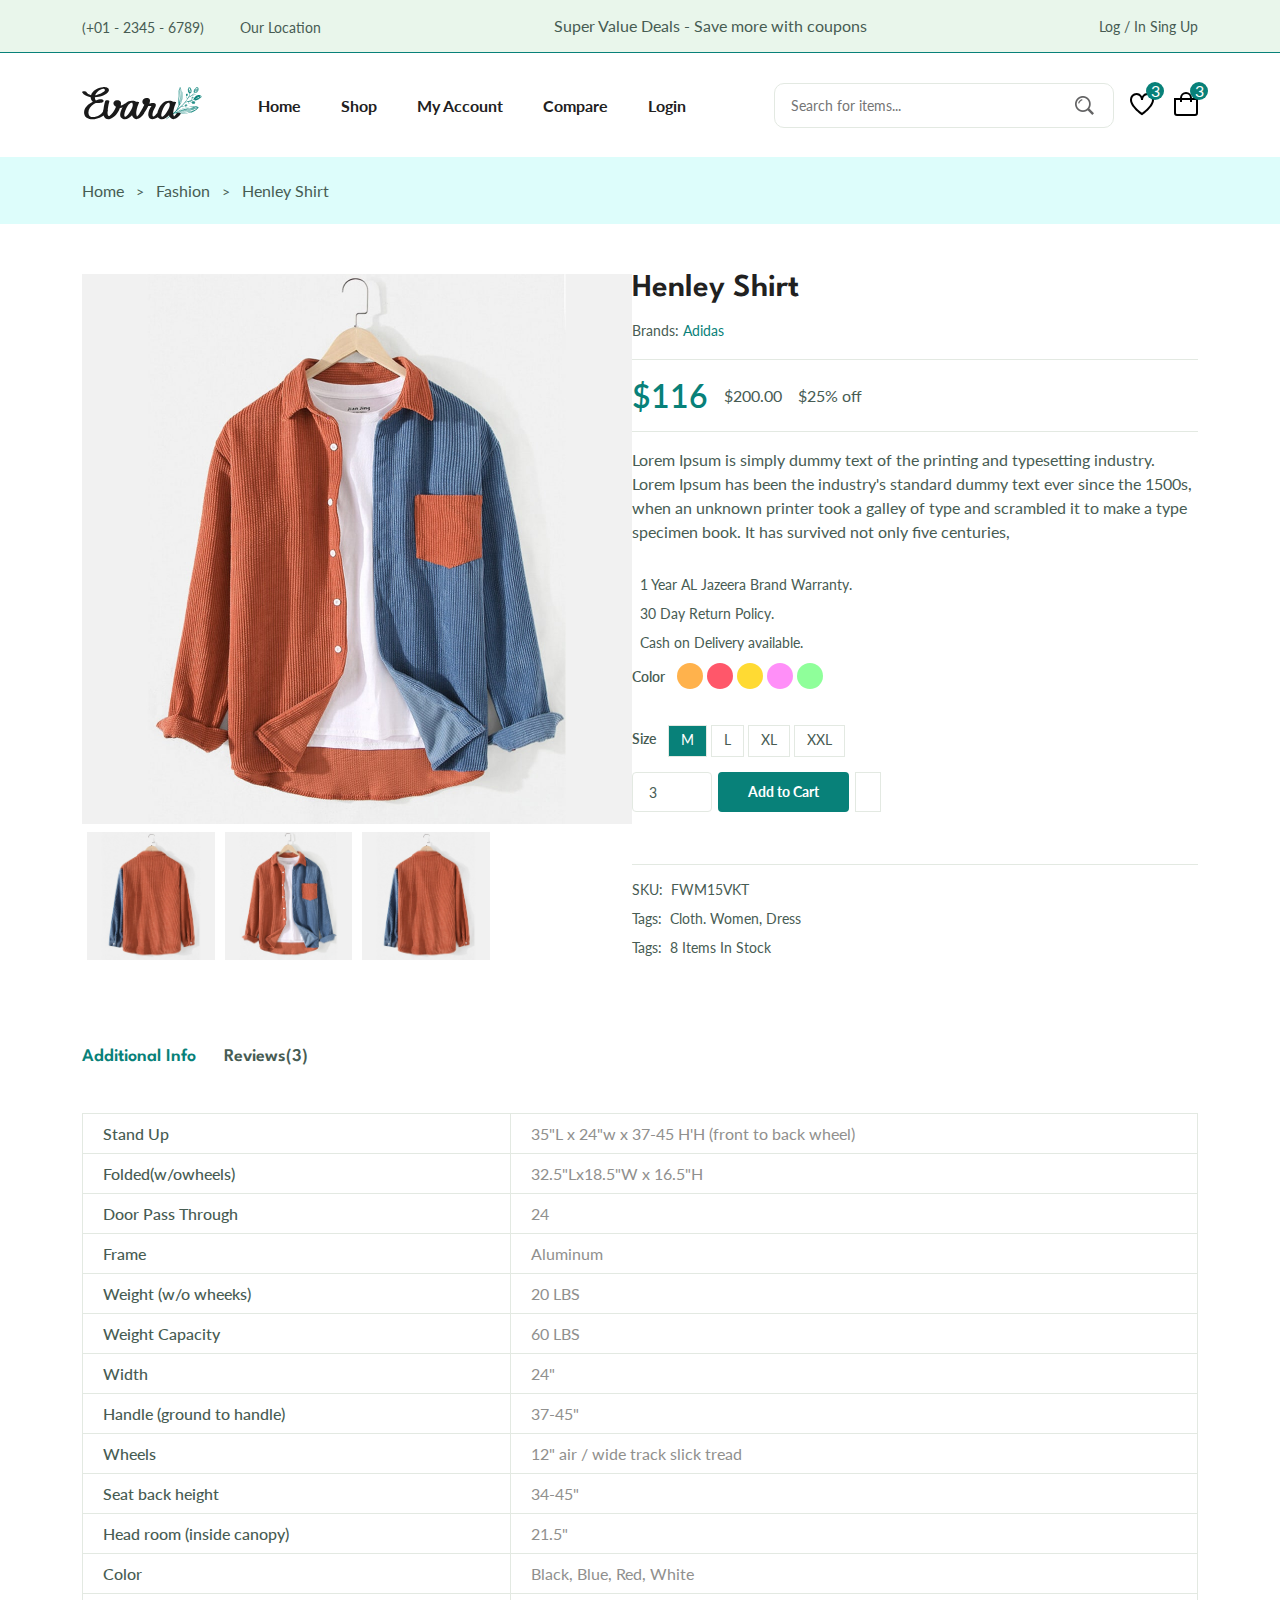
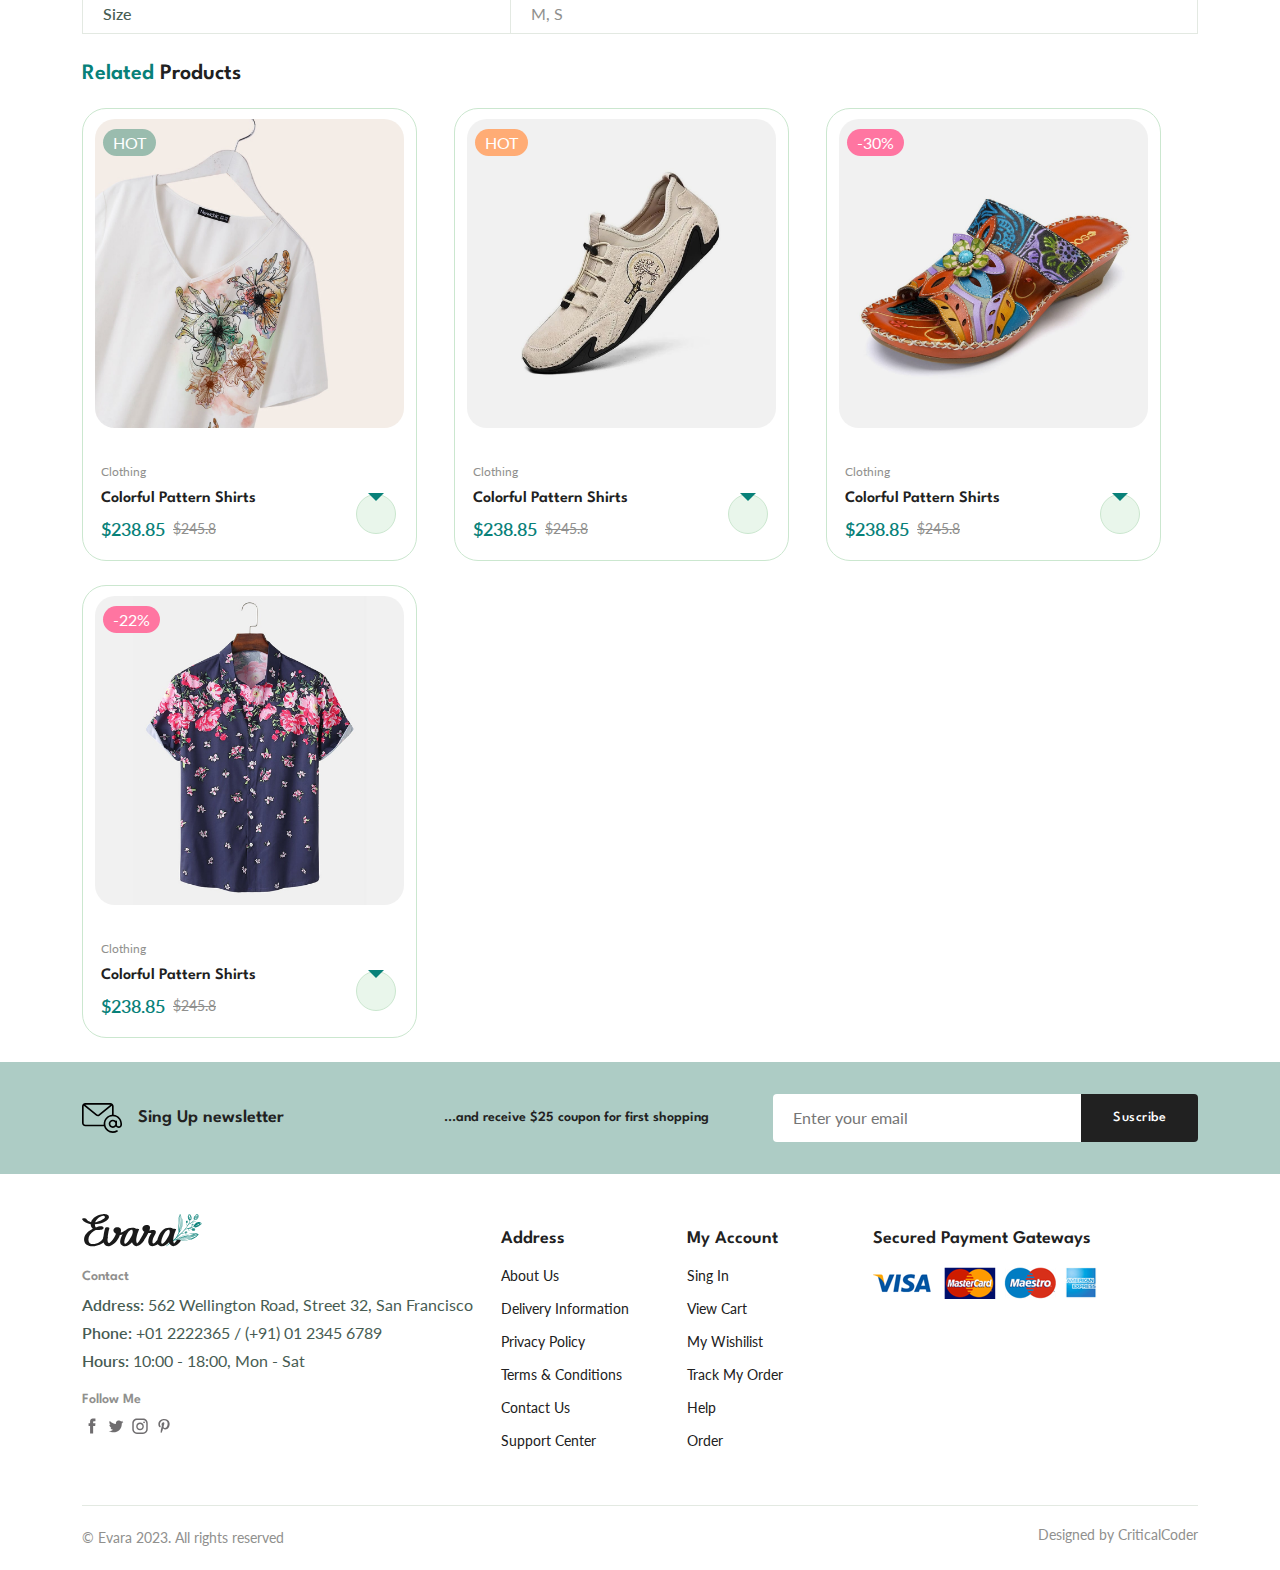
<file: details.html>
<!DOCTYPE html>
<html lang="en">
  <head>
    <meta charset="UTF-8" />
    <meta name="viewport" content="width=device-width, initial-scale=1.0" />

    <!--=============== FLATICON ===============-->
    <link rel='stylesheet' 
    href='https://cdn-uicons.flaticon.com/2.1.0/uicons-regular-straight/css/uicons-regular-straight.css'>

    <!--=============== SWIPER CSS ===============-->
    <link rel="stylesheet" href="https://cdn.jsdelivr.net/npm/swiper@11/swiper-bundle.min.css"/>

    <!--=============== CSS ===============-->
    <link rel="stylesheet" href="assets/css/styles.css" />

    <title>Evara Ecommerce Website</title>
  </head>
  <body>
    <!--=============== HEADER ===============-->
    <header class="header">
      <div class="header__top">
        <div class="header__container container">
          <div class="header__contact">
            <span>(+01 - 2345 - 6789)</span>

            <span>Our Location</span>
          </div>

          <p class="header__alert-news">
            Super Value Deals - Save more with coupons
          </p>

          <a href="login-register.html" class="header__top-action">
            Log / In Sing Up
          </a>

        </div>
      </div>

      <nav class="nav container">
        <a href="index.html" class="nav__logo">
          <img src="assets/img/logo.svg" alt="" class="nav__logo-img">
        </a>

        <div class="nav__menu" id="nav-menu">
          <ul class="nav__list">
            <li class="nav__item">
              <a href="index.html" class="nav__link">Home</a>
            </li>

            <li class="nav__item">
              <a href="shop.html" class="nav__link">Shop</a>
            </li>

            <li class="nav__item">
              <a href="accounts.html" class="nav__link">My Account</a>
            </li>

            <li class="nav__item">
              <a href="compare.html" class="nav__link">Compare</a>
            </li>

            <li class="nav__item">
              <a href="login-register.html" class="nav__link">Login</a>
            </li>
          </ul>

          <div class="header__search">
            <input type="text" placeholder="Search for items..." class="form__input">
            
            <button class="search__btn">
              <img src="assets/img/search.png" alt="">
            </button>
          </div>
        </div>

        <div class="header__user-actions">
          <a href="wishlist.html" class="header__action-btn">
            <img src="assets/img/icon-heart.svg" alt="">
            <span class="count">3</span>
          </a>

          <a href="cart.html" class="header__action-btn">
            <img src="assets/img/icon-cart.svg" alt="">
            <span class="count">3</span>
          </a>
        </div>
      </nav>
    </header>

    <!--=============== MAIN ===============-->
    <main class="main">
      <!--=============== BREADCRUMB ===============-->
      <section class="breadcrumb">
        <ul class="breadcrumb__list flex container">
            <li><a href="index.html" class="breadcrumb__link"></a>Home</li>
            <li><span class="breadcrumb__link">></span></li>
            <li><span class="breadcrumb__link"></span>Fashion</li>
            <li><span class="breadcrumb__link">></span></li>
            <li><span class="breadcrumb__link"></span>Henley Shirt</li>
        </ul>
      </section>

      <!--=============== DETAILS ===============-->
      <section class="details section--lg">
        <div class="details__container container grid">
          <div class="details__group">
            <img src="assets/img/product-8-1.jpg" alt="" class="details__img">

            <div class="details__small-images grid">
              <img src="assets/img/product-8-2.jpg" alt="Pequeña imagen 1" class="details__small-img">
              <img src="assets/img/product-8-1.jpg" alt="Pequeña imagen 2" class="details__small-img">
              <img src="assets/img/product-8-2.jpg" alt="Pequeña imagen 3" class="details__small-img">
            </div>
            
          </div>

          <div class="details__group">
            <h3 class="details__title">Henley Shirt</h3>
            <p class="details__brand">Brands: <span>Adidas</span></p>

            <div class="details__price flex">
              <span class="new__price">$116</span>
              <span class="Old__price">$200.00</span>
              <span class="Safe__price">$25% off</span>
            </div>

            <p class="short__description">Lorem Ipsum is simply dummy 
              text of the printing and typesetting industry. Lorem Ipsum 
              has been the industry's standard dummy text ever since the 1500s, 
              when an unknown printer took a galley of type and scrambled it to 
              make a type specimen book. It has survived not only five centuries, 
            </p>

            <ul class="product__list">
              <li class="list__item flex">
                <i class="fi-rs-crown"></i> 1 Year AL Jazeera Brand Warranty.
              </li>

              <li class="list__item flex">
                <i class="fi-rs-refresh"></i> 30 Day Return Policy.
              </li>

              <li class="list__item flex">
                <i class="fi-rs-credit-card"></i> Cash on Delivery available.
              </li>
            </ul>

            <div class="details__size flex">
              <span class="details__color-title">Color</span>

              <ul class="color__list">
                <li>
                  <a href="#" class="color__link" style="background-color: hsl(34, 100%, 65%)"></a>
                </li>

                <li>
                  <a href="#" class="color__link" style="background-color: hsl(353, 100%, 67%)"></a>
                </li>

                <li>
                  <a href="#" class="color__link" style="background-color: hsl(49, 100%, 60%)"></a>
                </li>

                <li>
                  <a href="#" class="color__link" style="background-color: hsl(304, 100%, 78%)"></a>
                </li>

                <li>
                  <a href="#" class="color__link" style="background-color: hsl(126, 100%, 78%)"></a>
                </li>
              </ul>
            </div>

            <div class="details__color flex">
              <span class="details__size-title">Size</span>

              <ul class="size__list">
                <li>
                  <a href="#" class="size__link size-active">M</a>
                </li>

                <li>
                  <a href="#" class="size__link">L</a>
                </li>

                <li>
                  <a href="#" class="size__link">XL</a>
                </li>

                <li>
                  <a href="#" class="size__link">XXL</a>
                </li>
              </ul>
            </div>

            <div class="details__action">
              <input type="number" class="quantity" value="3"/>

              <a href="#" class="btn btn--sm">Add to Cart</a>

              <a href="#" class="details__action-btn">
                <i class="fi fi-rs-heart"></i>
              </a>
            </div>

            <ul class="details__meta">
              <li class="meta__list flex"><span>SKU:</span> FWM15VKT</li>
              <li class="meta__list flex"><span>Tags:</span> Cloth. Women, Dress</li>
              <li class="meta__list flex"><span>Tags:</span> 8 Items In Stock</li>
            </ul>
          </div>
        </div>
      </section>

      <!--=============== DETAILS TAB ===============-->
      <section class="details__tab container">
        <div class="detail__tabs">
          <span class="detail__tab active-tab" data-target="#info">Additional Info</span>
          <span class="detail__tab" data-target="#reviews">Reviews(3)</span>
        </div>

        <div class="details__tabs-content">
          <div class="details__tab-content active-tab" content id="info">
            <table class="info__table">
              <tr>
                <th>Stand Up</th>
                <td>35"L x 24"w x 37-45 H'H (front to back wheel)</td>
              </tr>

              <tr>
                <th>Folded(w/owheels)</th>
                <td>32.5"Lx18.5"W x 16.5"H</td>
              </tr>

              <tr>
                <th>Door Pass Through</th>
                <td>24</td>
              </tr>

              <tr>
                <th>Frame</th>
                <td>Aluminum</td>
              </tr>

              <tr>
                <th>Weight (w/o wheeks)</th>
                <td>20 LBS</td>
              </tr>

              <tr>
                <th>Weight Capacity</th>
                <td>60 LBS</td>
              </tr>

              <tr>
                <th>Width</th>
                <td>24"</td>
              </tr>

              <tr>
                <th>Handle (ground to handle)</th>
                <td>37-45"</td>
              </tr>

              <tr>
                <th>Wheels</th>
                <td>12" air / wide track slick tread</td>
              </tr>

              <tr>
                <th>Seat back height</th>
                <td>34-45"</td>
              </tr>

              <tr>
                <th>Head room (inside canopy)</th>
                <td>21.5"</td>
              </tr>

              <tr>
                <th>Color</th>
                <td>Black, Blue, Red, White</td>
              </tr>

              <tr>
                <th>Size</th>
                <td>M, S</td>
              </tr>
            </table>
          </div>

          <div class="details__tab-content" content id="reviews">
            <div class="reviews__container grid">
              <div class="review__single">
                <div>
                  <img src="assets/img/avatar-1.jpg" alt="" class="review__img">
                  <h4 class="review__title">Jacky Chan</h4>
                </div>

                <div class="review__data">
                  <div class="review__rating">
                    <i class="fi fi-rs-star"></i>
                    <i class="fi fi-rs-star"></i>
                    <i class="fi fi-rs-star"></i>
                    <i class="fi fi-rs-star"></i>
                    <i class="fi fi-rs-star"></i>
                  </div>

                  <p class="review__description">Thank you very fast shipping grom Poland only 3 days</p>

                  <span class="review__date">December 4, 2020 at 3:12 pm</span>
                </div>
              </div>

              <div class="review__single">
                <div>
                  <img src="assets/img/avatar-2.jpg" alt="" class="review__img">
                  <h4 class="review__title">Sussan Seifer</h4>
                </div>

                <div class="review__data">
                  <div class="review__rating">
                    <i class="fi fi-rs-star"></i>
                    <i class="fi fi-rs-star"></i>
                    <i class="fi fi-rs-star"></i>
                    <i class="fi fi-rs-star"></i>
                    <i class="fi fi-rs-star"></i>
                  </div>

                  <p class="review__description">Great low price and works wll</p>

                  <span class="review__date">December 4, 2020 at 3:12 pm</span>
                </div>
              </div>

              <div class="review__single">
                <div>
                  <img src="assets/img/avatar-3.jpg" alt="" class="review__img">
                  <h4 class="review__title">Gratzia Nadal</h4>
                </div>

                <div class="review__data">
                  <div class="review__rating">
                    <i class="fi fi-rs-star"></i>
                    <i class="fi fi-rs-star"></i>
                    <i class="fi fi-rs-star"></i>
                    <i class="fi fi-rs-star"></i>
                    <i class="fi fi-rs-star"></i>
                  </div>

                  <p class="review__description">Authentic and Beatiful, Love these way more than ever
                    expected They are Great earphones
                  </p>

                  <span class="review__date">December 4, 2020 at 3:12 pm</span>
                </div>
              </div>
            </div>

            <div class="review__form">
              <h4 class="review__form-title">Add a review</h4>

              <div class="rate__product">
                <i class="fi fi-rs-star"></i>
                <i class="fi fi-rs-star"></i>
                <i class="fi fi-rs-star"></i>
                <i class="fi fi-rs-star"></i>
                <i class="fi fi-rs-star"></i>
              </div>

              <form action="" class="form grid">
                <textarea class="form__input textarea" placeholder="Write Comment"></textarea>

                <div class="form__group grid">
                  <input type="text" placeholder="Name" class="form__input"/>

                  <input type="email" placeholder="Email" class="form__input"/>

                  <div class="form__btn">
                    <button class="btn">Submit Review</button>
                  </div>
                </div>
              </form>
            </div>
          </div>
        </div>
      </section>

      <!--=============== PRODUCTS ===============-->
      <section class="products container section--lg">
        <h3 class="section__title"><span>Related</span> Products</h3>

        <div class="products__container grid">
          <div class="product__item">
            <div class="product__banner">
              <a href="details.html" class="product__images">
                <img src="assets/img/product-12-1.jpg" alt="" class="product__img default">
                
                <img src="assets/img/product-12-2.jpg" alt="" class="product__img hover">
              </a>

              <div class="product__actions">
                <a href="#" class="action__btn" aria-label="Quick View">
                  <i class="fi fi-rs-eye"></i>
                </a>
    
                <a href="#" class="action__btn" aria-label="Add To wishlist">
                  <i class="fi fi-rs-heart"></i>
                </a>
    
                <a href="#" class="action__btn" aria-label="Compare">
                  <i class="fi fi-rs-shuffle"></i>
                </a>
              </div>

              <div class="product__badge light-green">HOT</div>

            </div>

            <div class="product__content">
              <span class="product__category">Clothing</span>
              <a href="details.html">
                <h3 class="product__title">Colorful Pattern Shirts</h3>
              </a>
              <div class="product__rating">
                <i class="fi fi-rs-star"></i>
                <i class="fi fi-rs-star"></i>
                <i class="fi fi-rs-star"></i>
                <i class="fi fi-rs-star"></i>
                <i class="fi fi-rs-star"></i>
              </div>
              <div class="product__price flex">
                <span class="new__price">$238.85</span>
                <span class="old__price">$245.8</span>
              </div>
  
              <a href="#" class="action__btn cart__btn" aria-label="Add To Cart">
                <i class="fi fi-rs-shopping-bag-add"></i>
              </a>
            </div>

          </div>

          <div class="product__item">
            <div class="product__banner">
              <a href="details.html" class="product__images">
                <img src="assets/img/product-3-1.jpg" alt="" class="product__img default">
                
                <img src="assets/img/product-3-2.jpg" alt="" class="product__img hover">
              </a>

              <div class="product__actions">
                <a href="#" class="action__btn" aria-label="Quick View">
                  <i class="fi fi-rs-eye"></i>
                </a>
    
                <a href="#" class="action__btn" aria-label="Add To wishlist">
                  <i class="fi fi-rs-heart"></i>
                </a>
    
                <a href="#" class="action__btn" aria-label="Compare">
                  <i class="fi fi-rs-shuffle"></i>
                </a>
              </div>

              <div class="product__badge light-orange">HOT</div>

            </div>

            <div class="product__content">
              <span class="product__category">Clothing</span>
              <a href="details.html">
                <h3 class="product__title">Colorful Pattern Shirts</h3>
              </a>
              <div class="product__rating">
                <i class="fi fi-rs-star"></i>
                <i class="fi fi-rs-star"></i>
                <i class="fi fi-rs-star"></i>
                <i class="fi fi-rs-star"></i>
                <i class="fi fi-rs-star"></i>
              </div>
              <div class="product__price flex">
                <span class="new__price">$238.85</span>
                <span class="old__price">$245.8</span>
              </div>
  
              <a href="#" class="action__btn cart__btn" aria-label="Add To Cart">
                <i class="fi fi-rs-shopping-bag-add"></i>
              </a>
            </div>

          </div>

          <div class="product__item">
            <div class="product__banner">
              <a href="details.html" class="product__images">
                <img src="assets/img/product-10-1.jpg" alt="" class="product__img default">
                
                <img src="assets/img/product-10-2.jpg" alt="" class="product__img hover">
              </a>

              <div class="product__actions">
                <a href="#" class="action__btn" aria-label="Quick View">
                  <i class="fi fi-rs-eye"></i>
                </a>
    
                <a href="#" class="action__btn" aria-label="Add To wishlist">
                  <i class="fi fi-rs-heart"></i>
                </a>
    
                <a href="#" class="action__btn" aria-label="Compare">
                  <i class="fi fi-rs-shuffle"></i>
                </a>
              </div>

              <div class="product__badge light-pink">-30%</div>

            </div>

            <div class="product__content">
              <span class="product__category">Clothing</span>
              <a href="details.html">
                <h3 class="product__title">Colorful Pattern Shirts</h3>
              </a>
              <div class="product__rating">
                <i class="fi fi-rs-star"></i>
                <i class="fi fi-rs-star"></i>
                <i class="fi fi-rs-star"></i>
                <i class="fi fi-rs-star"></i>
                <i class="fi fi-rs-star"></i>
              </div>
              <div class="product__price flex">
                <span class="new__price">$238.85</span>
                <span class="old__price">$245.8</span>
              </div>
  
              <a href="#" class="action__btn cart__btn" aria-label="Add To Cart">
                <i class="fi fi-rs-shopping-bag-add"></i>
              </a>
            </div>

          </div>

          <div class="product__item">
            <div class="product__banner">
              <a href="details.html" class="product__images">
                <img src="assets/img/product-6-1.jpg" alt="" class="product__img default">
                
                <img src="assets/img/product-6-2.jpg" alt="" class="product__img hover">
              </a>

              <div class="product__actions">
                <a href="#" class="action__btn" aria-label="Quick View">
                  <i class="fi fi-rs-eye"></i>
                </a>
    
                <a href="#" class="action__btn" aria-label="Add To wishlist">
                  <i class="fi fi-rs-heart"></i>
                </a>
    
                <a href="#" class="action__btn" aria-label="Compare">
                  <i class="fi fi-rs-shuffle"></i>
                </a>
              </div>

              <div class="product__badge light-pink">-22%</div>

            </div>

            <div class="product__content">
              <span class="product__category">Clothing</span>
              <a href="details.html">
                <h3 class="product__title">Colorful Pattern Shirts</h3>
              </a>
              <div class="product__rating">
                <i class="fi fi-rs-star"></i>
                <i class="fi fi-rs-star"></i>
                <i class="fi fi-rs-star"></i>
                <i class="fi fi-rs-star"></i>
                <i class="fi fi-rs-star"></i>
              </div>
              <div class="product__price flex">
                <span class="new__price">$238.85</span>
                <span class="old__price">$245.8</span>
              </div>
  
              <a href="#" class="action__btn cart__btn" aria-label="Add To Cart">
                <i class="fi fi-rs-shopping-bag-add"></i>
              </a>
            </div>

          </div>
        </div>
      </section>

      <!--=============== NEWSLETTER ===============-->
      <section class="newsletter section">
        <div class="newsletter__container container grid">
          <h3 class="newsletter__tittle flex">
            <img src="assets/img/icon-email.svg" alt="" class="newsletter__icon">
            Sing Up newsletter
          </h3>

            <p class="newsletter__description">
              ...and receive $25 coupon for first shopping</p>

            <form action="" class="newsletter__form">
              <input type="text" placeholder="Enter your email" class="newsletter__input">

              <button type="submit" class="newsletter__btn">Suscribe</button>
            </form>
        </div>
      </section>
    </main>

    <!--=============== FOOTER ===============-->
    <footer class="footer container">
      <div class="footer__container grid">
        <div class="footer__content">
          <a href="index.html" class="footer__logo">
            <img src="assets/img/logo.svg" alt="" class="footer__logo-img">
          </a>

          <h4 class="footer__subtitle">Contact</h4>

          <p class="footer__description">
            <span>Address:</span> 562 Wellington Road, Street 32, San Francisco
          </p>

          <p class="footer__description">
            <span>Phone:</span> +01 2222365 / (+91) 01 2345 6789
          </p>

          <p class="footer__description">
            <span>Hours:</span> 10:00 - 18:00, Mon - Sat
          </p>

          <div class="footer__social">
            <h4 class="footer__subtitle">Follow Me</h4>

            <div class="footer__social-link flex">
              <a href=""><img src="assets/img/icon-facebook.svg" alt="" class="footer__social-icon"></a>
              <a href=""><img src="assets/img/icon-twitter.svg" alt="" class="footer__social-icon"></a>
              <a href=""><img src="assets/img/icon-instagram.svg" alt="" class="footer__social-icon"></a>
              <a href=""><img src="assets/img/icon-pinterest.svg" alt="" class="footer__social-icon"></a>
            </div>
          </div>
        </div>
        
        <div class="footer__content">
          <h3 class="footer__title">Address</h3>

          <ul class="footer__links">
            <li><a href="" class="footer__link">About Us</a></li>
            <li><a href="" class="footer__link">Delivery Information</a></li>
            <li><a href="" class="footer__link">Privacy Policy</a></li>
            <li><a href="" class="footer__link">Terms & Conditions</a></li>
            <li><a href="" class="footer__link">Contact Us</a></li>
            <li><a href="" class="footer__link">Support Center</a></li>
          </ul>
        </div>

        <div class="footer__content">
          <h3 class="footer__title">My Account</h3>

          <ul class="footer__links">
            <li><a href="" class="footer__link">Sing In</a></li>
            <li><a href="" class="footer__link">View Cart</a></li>
            <li><a href="" class="footer__link">My Wishilist</a></li>
            <li><a href="" class="footer__link">Track My Order</a></li>
            <li><a href="" class="footer__link">Help</a></li>
            <li><a href="" class="footer__link">Order</a></li>
          </ul>
        </div>

        <div class="footer__content">
          <h3 class="footer__title">Secured Payment Gateways</h3>

          <img src="assets/img/payment-method.png" alt="" class="payment__img">
        </div>
      </div>

      <div class="footer__bottom">
        <p class="copyright">&copy; Evara 2023. All rights reserved</p>
        <span class="designer">Designed by CriticalCoder</span>
      </div>
    </footer>

    <!--=============== SWIPER JS ===============-->
    <script src="https://cdn.jsdelivr.net/npm/swiper@11/swiper-bundle.min.js"></script>

    <!--=============== MAIN JS ===============-->
    <script src="assets/js/main.js"></script>
  </body>
</html>
</file>
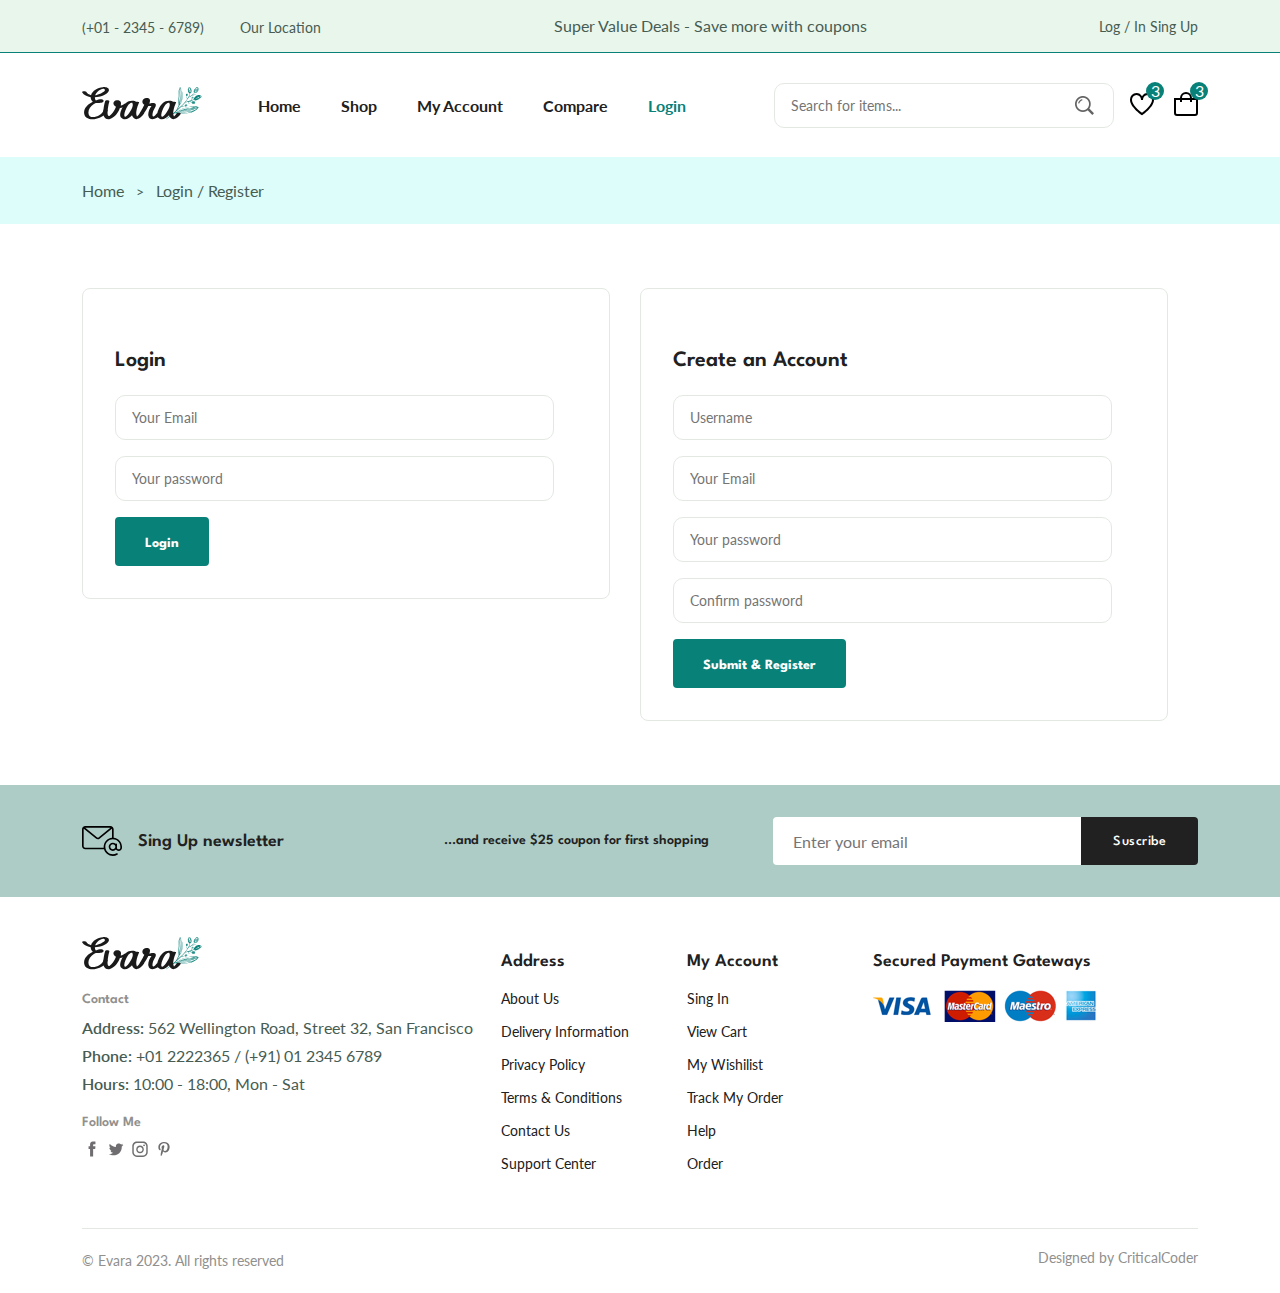
<file: login-register.html>
<!DOCTYPE html>
<html lang="en">
  <head>
    <meta charset="UTF-8" />
    <meta name="viewport" content="width=device-width, initial-scale=1.0" />

    <!--=============== FLATICON ===============-->
    <link rel='stylesheet' 
    href='https://cdn-uicons.flaticon.com/2.1.0/uicons-regular-straight/css/uicons-regular-straight.css'>

    <!--=============== SWIPER CSS ===============-->
    <link rel="stylesheet" href="https://cdn.jsdelivr.net/npm/swiper@11/swiper-bundle.min.css"/>

    <!--=============== CSS ===============-->
    <link rel="stylesheet" href="assets/css/styles.css" />

    <title>Evara Ecommerce Website</title>
  </head>
  <body>
    <!--=============== HEADER ===============-->
    <header class="header">
      <div class="header__top">
        <div class="header__container container">
          <div class="header__contact">
            <span>(+01 - 2345 - 6789)</span>

            <span>Our Location</span>
          </div>

          <p class="header__alert-news">
            Super Value Deals - Save more with coupons
          </p>

          <a href="login-register.html" class="header__top-action">
            Log / In Sing Up
          </a>

        </div>
      </div>

      <nav class="nav container">
        <a href="index.html" class="nav__logo">
          <img src="assets/img/logo.svg" alt="" class="nav__logo-img">
        </a>

        <div class="nav__menu" id="nav-menu">
          <ul class="nav__list">
            <li class="nav__item">
              <a href="index.html" class="nav__link">Home</a>
            </li>

            <li class="nav__item">
              <a href="shop.html" class="nav__link">Shop</a>
            </li>

            <li class="nav__item">
              <a href="accounts.html" class="nav__link">My Account</a>
            </li>

            <li class="nav__item">
              <a href="compare.html" class="nav__link">Compare</a>
            </li>

            <li class="nav__item">
              <a href="login-register.html" class="nav__link active-link">Login</a>
            </li>
          </ul>

          <div class="header__search">
            <input type="text" placeholder="Search for items..." class="form__input">
            
            <button class="search__btn">
              <img src="assets/img/search.png" alt="">
            </button>
          </div>
        </div>

        <div class="header__user-actions">
          <a href="wishlist.html" class="header__action-btn">
            <img src="assets/img/icon-heart.svg" alt="">
            <span class="count">3</span>
          </a>

          <a href="cart.html" class="header__action-btn">
            <img src="assets/img/icon-cart.svg" alt="">
            <span class="count">3</span>
          </a>
        </div>
      </nav>
    </header>

    <!--=============== MAIN ===============-->
    <main class="main">
      <!--=============== BREADCRUMB ===============-->
      <section class="breadcrumb">
        <ul class="breadcrumb__list flex container">
            <li><a href="index.html" class="breadcrumb__link"></a>Home</li>
            <li><span class="breadcrumb__link">></span></li>
            <li><span class="breadcrumb__link"></span>Login / Register</li>
        </ul>
      </section>

      <!--=============== LOGIN-REGISTER ===============-->
      <section class="login-register section__lg">
        <div class="login-register__container container grid">
          <div class="login">
            <h3 class="section__title">Login</h3>

            <form action="" class="form grid">
              <input type="email" placeholder="Your Email"  class="form__input"/>

              <input type="password" placeholder="Your password"  class="form__input"/>

              <div class="form__btn">
                <button class="btn">Login</button>
              </div>
            </form>
          </div>

          <div class="register">
            <h3 class="section__title">Create an Account</h3>

            <form action="" class="form grid">
              <input type="text" placeholder="Username"  class="form__input"/>

              <input type="email" placeholder="Your Email"  class="form__input"/>

              <input type="password" placeholder="Your password"  class="form__input"/>

              <input type="password" placeholder="Confirm password"  class="form__input"/>

              <div class="form__btn">
                <button class="btn">Submit & Register</button>
              </div>
            </form>
          </div>
        </div>
      </section>

      <!--=============== NEWSLETTER ===============-->
      <section class="newsletter section">
        <div class="newsletter__container container grid">
          <h3 class="newsletter__tittle flex">
            <img src="assets/img/icon-email.svg" alt="" class="newsletter__icon">
            Sing Up newsletter
          </h3>

            <p class="newsletter__description">
              ...and receive $25 coupon for first shopping</p>

            <form action="" class="newsletter__form">
              <input type="text" placeholder="Enter your email" class="newsletter__input">

              <button type="submit" class="newsletter__btn">Suscribe</button>
            </form>
        </div>
      </section>
    </main>

    <!--=============== FOOTER ===============-->
    <footer class="footer container">
      <div class="footer__container grid">
        <div class="footer__content">
          <a href="index.html" class="footer__logo">
            <img src="assets/img/logo.svg" alt="" class="footer__logo-img">
          </a>

          <h4 class="footer__subtitle">Contact</h4>

          <p class="footer__description">
            <span>Address:</span> 562 Wellington Road, Street 32, San Francisco
          </p>

          <p class="footer__description">
            <span>Phone:</span> +01 2222365 / (+91) 01 2345 6789
          </p>

          <p class="footer__description">
            <span>Hours:</span> 10:00 - 18:00, Mon - Sat
          </p>

          <div class="footer__social">
            <h4 class="footer__subtitle">Follow Me</h4>

            <div class="footer__social-link flex">
              <a href=""><img src="assets/img/icon-facebook.svg" alt="" class="footer__social-icon"></a>
              <a href=""><img src="assets/img/icon-twitter.svg" alt="" class="footer__social-icon"></a>
              <a href=""><img src="assets/img/icon-instagram.svg" alt="" class="footer__social-icon"></a>
              <a href=""><img src="assets/img/icon-pinterest.svg" alt="" class="footer__social-icon"></a>
            </div>
          </div>
        </div>
        
        <div class="footer__content">
          <h3 class="footer__title">Address</h3>

          <ul class="footer__links">
            <li><a href="" class="footer__link">About Us</a></li>
            <li><a href="" class="footer__link">Delivery Information</a></li>
            <li><a href="" class="footer__link">Privacy Policy</a></li>
            <li><a href="" class="footer__link">Terms & Conditions</a></li>
            <li><a href="" class="footer__link">Contact Us</a></li>
            <li><a href="" class="footer__link">Support Center</a></li>
          </ul>
        </div>

        <div class="footer__content">
          <h3 class="footer__title">My Account</h3>

          <ul class="footer__links">
            <li><a href="" class="footer__link">Sing In</a></li>
            <li><a href="" class="footer__link">View Cart</a></li>
            <li><a href="" class="footer__link">My Wishilist</a></li>
            <li><a href="" class="footer__link">Track My Order</a></li>
            <li><a href="" class="footer__link">Help</a></li>
            <li><a href="" class="footer__link">Order</a></li>
          </ul>
        </div>

        <div class="footer__content">
          <h3 class="footer__title">Secured Payment Gateways</h3>

          <img src="assets/img/payment-method.png" alt="" class="payment__img">
        </div>
      </div>

      <div class="footer__bottom">
        <p class="copyright">&copy; Evara 2023. All rights reserved</p>
        <span class="designer">Designed by CriticalCoder</span>
      </div>
    </footer>

    <!--=============== SWIPER JS ===============-->
    <script src="https://cdn.jsdelivr.net/npm/swiper@11/swiper-bundle.min.js"></script>

    <!--=============== MAIN JS ===============-->
    <script src="assets/js/main.js"></script>
  </body>
</html>
</file>
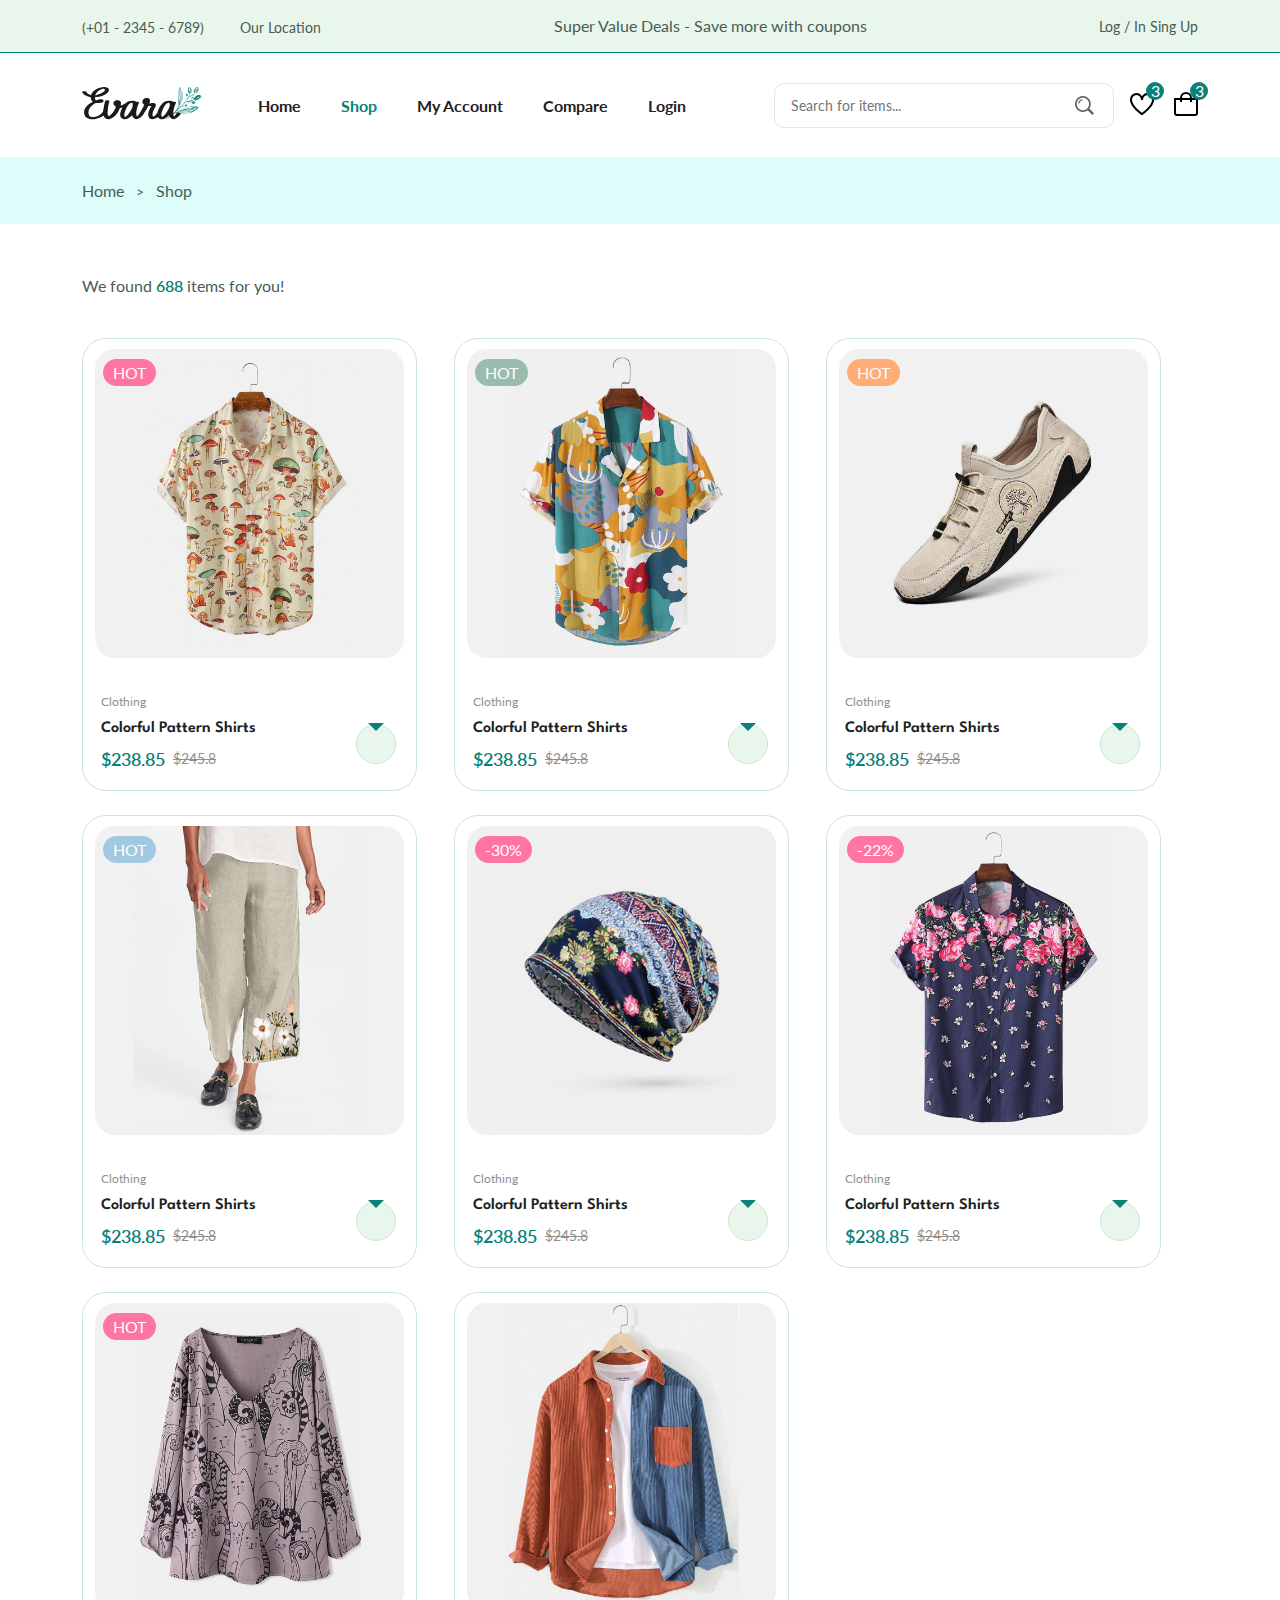
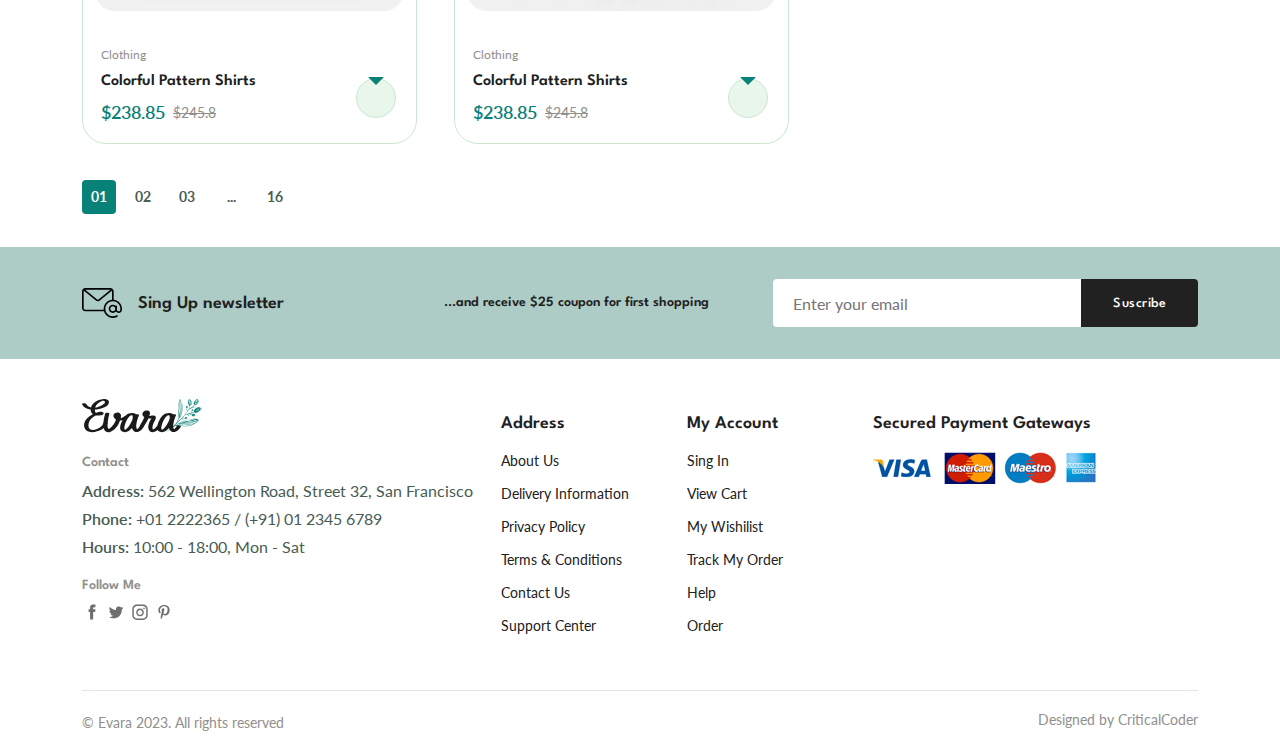
<file: shop.html>
<!DOCTYPE html>
<html lang="en">
  <head>
    <meta charset="UTF-8" />
    <meta name="viewport" content="width=device-width, initial-scale=1.0" />

    <!--=============== FLATICON ===============-->
    <link rel='stylesheet' 
    href='https://cdn-uicons.flaticon.com/2.1.0/uicons-regular-straight/css/uicons-regular-straight.css'>

    <!--=============== SWIPER CSS ===============-->
    <link rel="stylesheet" href="https://cdn.jsdelivr.net/npm/swiper@11/swiper-bundle.min.css"/>

    <!--=============== CSS ===============-->
    <link rel="stylesheet" href="assets/css/styles.css" />

    <title>Evara Ecommerce Website</title>
  </head>
  <body>
    <!--=============== HEADER ===============-->
    <header class="header">
      <div class="header__top">
        <div class="header__container container">
          <div class="header__contact">
            <span>(+01 - 2345 - 6789)</span>

            <span>Our Location</span>
          </div>

          <p class="header__alert-news">
            Super Value Deals - Save more with coupons
          </p>

          <a href="login-register.html" class="header__top-action">
            Log / In Sing Up
          </a>

        </div>
      </div>

      <nav class="nav container">
        <a href="index.html" class="nav__logo">
          <img src="assets/img/logo.svg" alt="" class="nav__logo-img">
        </a>

        <div class="nav__menu" id="nav-menu">
          <ul class="nav__list">
            <li class="nav__item">
              <a href="index.html" class="nav__link">Home</a>
            </li>

            <li class="nav__item">
              <a href="shop.html" class="nav__link active-link">Shop</a>
            </li>

            <li class="nav__item">
              <a href="accounts.html" class="nav__link">My Account</a>
            </li>

            <li class="nav__item">
              <a href="compare.html" class="nav__link">Compare</a>
            </li>

            <li class="nav__item">
              <a href="login-register.html" class="nav__link">Login</a>
            </li>
          </ul>

          <div class="header__search">
            <input type="text" placeholder="Search for items..." class="form__input">
            
            <button class="search__btn">
              <img src="assets/img/search.png" alt="">
            </button>
          </div>
        </div>

        <div class="header__user-actions">
          <a href="wishlist.html" class="header__action-btn">
            <img src="assets/img/icon-heart.svg" alt="">
            <span class="count">3</span>
          </a>

          <a href="cart.html" class="header__action-btn">
            <img src="assets/img/icon-cart.svg" alt="">
            <span class="count">3</span>
          </a>
        </div>
      </nav>
    </header>

    <!--=============== MAIN ===============-->
    <main class="main">
      <!--=============== BREADCRUMB ===============-->
      <section class="breadcrumb">
        <ul class="breadcrumb__list flex container">
            <li><a href="index.html" class="breadcrumb__link"></a>Home</li>
            <li><span class="breadcrumb__link">></span></li>
            <li><span class="breadcrumb__link"></span>Shop</li>
        </ul>
      </section>

      <!--=============== PRODUCTS ===============-->
      <section class="products section--lg container">
        <p class="total__products">We found <span>688</span> items for you!</p>

        <div class="products__container grid">
          <div class="product__item">
            <div class="product__banner">
              <a href="details.html" class="product__images">
                <img src="assets/img/product-1-1.jpg" alt="" class="product__img default">
                
                <img src="assets/img/product-1-2.jpg" alt="" class="product__img hover">
              </a>

              <div class="product__actions">
                <a href="#" class="action__btn" aria-label="Quick View">
                  <i class="fi fi-rs-eye"></i>
                </a>
    
                <a href="#" class="action__btn" aria-label="Add To wishlist">
                  <i class="fi fi-rs-heart"></i>
                </a>
    
                <a href="#" class="action__btn" aria-label="Compare">
                  <i class="fi fi-rs-shuffle"></i>
                </a>
              </div>

              <div class="product__badge light-pink">HOT</div>

            </div>

            <div class="product__content">
              <span class="product__category">Clothing</span>
              <a href="details.html">
                <h3 class="product__title">Colorful Pattern Shirts</h3>
              </a>
              <div class="product__rating">
                <i class="fi fi-rs-star"></i>
                <i class="fi fi-rs-star"></i>
                <i class="fi fi-rs-star"></i>
                <i class="fi fi-rs-star"></i>
                <i class="fi fi-rs-star"></i>
              </div>
              <div class="product__price flex">
                <span class="new__price">$238.85</span>
                <span class="old__price">$245.8</span>
              </div>
  
              <a href="#" class="action__btn cart__btn" aria-label="Add To Cart">
                <i class="fi fi-rs-shopping-bag-add"></i>
              </a>
            </div>

          </div>

          <div class="product__item">
            <div class="product__banner">
              <a href="details.html" class="product__images">
                <img src="assets/img/product-2-1.jpg" alt="" class="product__img default">
                
                <img src="assets/img/product-2-2.jpg" alt="" class="product__img hover">
              </a>

              <div class="product__actions">
                <a href="#" class="action__btn" aria-label="Quick View">
                  <i class="fi fi-rs-eye"></i>
                </a>
    
                <a href="#" class="action__btn" aria-label="Add To wishlist">
                  <i class="fi fi-rs-heart"></i>
                </a>
    
                <a href="#" class="action__btn" aria-label="Compare">
                  <i class="fi fi-rs-shuffle"></i>
                </a>
              </div>

              <div class="product__badge light-green">HOT</div>

            </div>

            <div class="product__content">
              <span class="product__category">Clothing</span>
              <a href="details.html">
                <h3 class="product__title">Colorful Pattern Shirts</h3>
              </a>
              <div class="product__rating">
                <i class="fi fi-rs-star"></i>
                <i class="fi fi-rs-star"></i>
                <i class="fi fi-rs-star"></i>
                <i class="fi fi-rs-star"></i>
                <i class="fi fi-rs-star"></i>
              </div>
              <div class="product__price flex">
                <span class="new__price">$238.85</span>
                <span class="old__price">$245.8</span>
              </div>
  
              <a href="#" class="action__btn cart__btn" aria-label="Add To Cart">
                <i class="fi fi-rs-shopping-bag-add"></i>
              </a>
            </div>

          </div>

          <div class="product__item">
            <div class="product__banner">
              <a href="details.html" class="product__images">
                <img src="assets/img/product-3-1.jpg" alt="" class="product__img default">
                
                <img src="assets/img/product-3-2.jpg" alt="" class="product__img hover">
              </a>

              <div class="product__actions">
                <a href="#" class="action__btn" aria-label="Quick View">
                  <i class="fi fi-rs-eye"></i>
                </a>
    
                <a href="#" class="action__btn" aria-label="Add To wishlist">
                  <i class="fi fi-rs-heart"></i>
                </a>
    
                <a href="#" class="action__btn" aria-label="Compare">
                  <i class="fi fi-rs-shuffle"></i>
                </a>
              </div>

              <div class="product__badge light-orange">HOT</div>

            </div>

            <div class="product__content">
              <span class="product__category">Clothing</span>
              <a href="details.html">
                <h3 class="product__title">Colorful Pattern Shirts</h3>
              </a>
              <div class="product__rating">
                <i class="fi fi-rs-star"></i>
                <i class="fi fi-rs-star"></i>
                <i class="fi fi-rs-star"></i>
                <i class="fi fi-rs-star"></i>
                <i class="fi fi-rs-star"></i>
              </div>
              <div class="product__price flex">
                <span class="new__price">$238.85</span>
                <span class="old__price">$245.8</span>
              </div>
  
              <a href="#" class="action__btn cart__btn" aria-label="Add To Cart">
                <i class="fi fi-rs-shopping-bag-add"></i>
              </a>
            </div>

          </div>

          <div class="product__item">
            <div class="product__banner">
              <a href="details.html" class="product__images">
                <img src="assets/img/product-4-1.jpg" alt="" class="product__img default">
                
                <img src="assets/img/product-4-2.jpg" alt="" class="product__img hover">
              </a>

              <div class="product__actions">
                <a href="#" class="action__btn" aria-label="Quick View">
                  <i class="fi fi-rs-eye"></i>
                </a>
    
                <a href="#" class="action__btn" aria-label="Add To wishlist">
                  <i class="fi fi-rs-heart"></i>
                </a>
    
                <a href="#" class="action__btn" aria-label="Compare">
                  <i class="fi fi-rs-shuffle"></i>
                </a>
              </div>

              <div class="product__badge light-blue">HOT</div>

            </div>

            <div class="product__content">
              <span class="product__category">Clothing</span>
              <a href="details.html">
                <h3 class="product__title">Colorful Pattern Shirts</h3>
              </a>
              <div class="product__rating">
                <i class="fi fi-rs-star"></i>
                <i class="fi fi-rs-star"></i>
                <i class="fi fi-rs-star"></i>
                <i class="fi fi-rs-star"></i>
                <i class="fi fi-rs-star"></i>
              </div>
              <div class="product__price flex">
                <span class="new__price">$238.85</span>
                <span class="old__price">$245.8</span>
              </div>
  
              <a href="#" class="action__btn cart__btn" aria-label="Add To Cart">
                <i class="fi fi-rs-shopping-bag-add"></i>
              </a>
            </div>

          </div>

          <div class="product__item">
            <div class="product__banner">
              <a href="details.html" class="product__images">
                <img src="assets/img/product-5-1.jpg" alt="" class="product__img default">
                
                <img src="assets/img/product-5-2.jpg" alt="" class="product__img hover">
              </a>

              <div class="product__actions">
                <a href="#" class="action__btn" aria-label="Quick View">
                  <i class="fi fi-rs-eye"></i>
                </a>
    
                <a href="#" class="action__btn" aria-label="Add To wishlist">
                  <i class="fi fi-rs-heart"></i>
                </a>
    
                <a href="#" class="action__btn" aria-label="Compare">
                  <i class="fi fi-rs-shuffle"></i>
                </a>
              </div>

              <div class="product__badge light-pink">-30%</div>

            </div>

            <div class="product__content">
              <span class="product__category">Clothing</span>
              <a href="details.html">
                <h3 class="product__title">Colorful Pattern Shirts</h3>
              </a>
              <div class="product__rating">
                <i class="fi fi-rs-star"></i>
                <i class="fi fi-rs-star"></i>
                <i class="fi fi-rs-star"></i>
                <i class="fi fi-rs-star"></i>
                <i class="fi fi-rs-star"></i>
              </div>
              <div class="product__price flex">
                <span class="new__price">$238.85</span>
                <span class="old__price">$245.8</span>
              </div>
  
              <a href="#" class="action__btn cart__btn" aria-label="Add To Cart">
                <i class="fi fi-rs-shopping-bag-add"></i>
              </a>
            </div>

          </div>

          <div class="product__item">
            <div class="product__banner">
              <a href="details.html" class="product__images">
                <img src="assets/img/product-6-1.jpg" alt="" class="product__img default">
                
                <img src="assets/img/product-6-2.jpg" alt="" class="product__img hover">
              </a>

              <div class="product__actions">
                <a href="#" class="action__btn" aria-label="Quick View">
                  <i class="fi fi-rs-eye"></i>
                </a>
    
                <a href="#" class="action__btn" aria-label="Add To wishlist">
                  <i class="fi fi-rs-heart"></i>
                </a>
    
                <a href="#" class="action__btn" aria-label="Compare">
                  <i class="fi fi-rs-shuffle"></i>
                </a>
              </div>

              <div class="product__badge light-pink">-22%</div>

            </div>

            <div class="product__content">
              <span class="product__category">Clothing</span>
              <a href="details.html">
                <h3 class="product__title">Colorful Pattern Shirts</h3>
              </a>
              <div class="product__rating">
                <i class="fi fi-rs-star"></i>
                <i class="fi fi-rs-star"></i>
                <i class="fi fi-rs-star"></i>
                <i class="fi fi-rs-star"></i>
                <i class="fi fi-rs-star"></i>
              </div>
              <div class="product__price flex">
                <span class="new__price">$238.85</span>
                <span class="old__price">$245.8</span>
              </div>
  
              <a href="#" class="action__btn cart__btn" aria-label="Add To Cart">
                <i class="fi fi-rs-shopping-bag-add"></i>
              </a>
            </div>

          </div>

          <div class="product__item">
            <div class="product__banner">
              <a href="details.html" class="product__images">
                <img src="assets/img/product-7-1.jpg" alt="" class="product__img default">
                
                <img src="assets/img/product-7-2.jpg" alt="" class="product__img hover">
              </a>

              <div class="product__actions">
                <a href="#" class="action__btn" aria-label="Quick View">
                  <i class="fi fi-rs-eye"></i>
                </a>
    
                <a href="#" class="action__btn" aria-label="Add To wishlist">
                  <i class="fi fi-rs-heart"></i>
                </a>
    
                <a href="#" class="action__btn" aria-label="Compare">
                  <i class="fi fi-rs-shuffle"></i>
                </a>
              </div>

              <div class="product__badge light-pink">HOT</div>

            </div>

            <div class="product__content">
              <span class="product__category">Clothing</span>
              <a href="details.html">
                <h3 class="product__title">Colorful Pattern Shirts</h3>
              </a>
              <div class="product__rating">
                <i class="fi fi-rs-star"></i>
                <i class="fi fi-rs-star"></i>
                <i class="fi fi-rs-star"></i>
                <i class="fi fi-rs-star"></i>
                <i class="fi fi-rs-star"></i>
              </div>
              <div class="product__price flex">
                <span class="new__price">$238.85</span>
                <span class="old__price">$245.8</span>
              </div>
  
              <a href="#" class="action__btn cart__btn" aria-label="Add To Cart">
                <i class="fi fi-rs-shopping-bag-add"></i>
              </a>
            </div>

          </div>

          <div class="product__item">
            <div class="product__banner">
              <a href="details.html" class="product__images">
                <img src="assets/img/product-8-1.jpg" alt="" class="product__img default">
                
                <img src="assets/img/product-8-2.jpg" alt="" class="product__img hover">
              </a>

              <div class="product__actions">
                <a href="#" class="action__btn" aria-label="Quick View">
                  <i class="fi fi-rs-eye"></i>
                </a>
    
                <a href="#" class="action__btn" aria-label="Add To wishlist">
                  <i class="fi fi-rs-heart"></i>
                </a>
    
                <a href="#" class="action__btn" aria-label="Compare">
                  <i class="fi fi-rs-shuffle"></i>
                </a>
              </div>

            </div>

            <div class="product__content">
              <span class="product__category">Clothing</span>
              <a href="details.html">
                <h3 class="product__title">Colorful Pattern Shirts</h3>
              </a>
              <div class="product__rating">
                <i class="fi fi-rs-star"></i>
                <i class="fi fi-rs-star"></i>
                <i class="fi fi-rs-star"></i>
                <i class="fi fi-rs-star"></i>
                <i class="fi fi-rs-star"></i>
              </div>
              <div class="product__price flex">
                <span class="new__price">$238.85</span>
                <span class="old__price">$245.8</span>
              </div>
  
              <a href="#" class="action__btn cart__btn" aria-label="Add To Cart">
                <i class="fi fi-rs-shopping-bag-add"></i>
              </a>
            </div>

          </div>
        </div>

        <ul class="pagination">
          <li><a href="#" class="pagination__link active">01</a></li>
          <li><a href="#" class="pagination__link">02</a></li>
          <li><a href="#" class="pagination__link">03</a></li>
          <li><a href="#" class="pagination__link">...</a></li>
          <li><a href="#" class="pagination__link">16</a></li>
          <li><a href="#" class="pagination__link icon">
            <i class="fi-rs-angle-double-small-right"></i>
          </a></li>
        </ul>
      </section>

      <!--=============== NEWSLETTER ===============-->
      <section class="newsletter section">
        <div class="newsletter__container container grid">
          <h3 class="newsletter__tittle flex">
            <img src="assets/img/icon-email.svg" alt="" class="newsletter__icon">
            Sing Up newsletter
          </h3>

            <p class="newsletter__description">
              ...and receive $25 coupon for first shopping</p>

            <form action="" class="newsletter__form">
              <input type="text" placeholder="Enter your email" class="newsletter__input">

              <button type="submit" class="newsletter__btn">Suscribe</button>
            </form>
        </div>
      </section>
    </main>

    <!--=============== FOOTER ===============-->
    <footer class="footer container">
      <div class="footer__container grid">
        <div class="footer__content">
          <a href="index.html" class="footer__logo">
            <img src="assets/img/logo.svg" alt="" class="footer__logo-img">
          </a>

          <h4 class="footer__subtitle">Contact</h4>

          <p class="footer__description">
            <span>Address:</span> 562 Wellington Road, Street 32, San Francisco
          </p>

          <p class="footer__description">
            <span>Phone:</span> +01 2222365 / (+91) 01 2345 6789
          </p>

          <p class="footer__description">
            <span>Hours:</span> 10:00 - 18:00, Mon - Sat
          </p>

          <div class="footer__social">
            <h4 class="footer__subtitle">Follow Me</h4>

            <div class="footer__social-link flex">
              <a href=""><img src="assets/img/icon-facebook.svg" alt="" class="footer__social-icon"></a>
              <a href=""><img src="assets/img/icon-twitter.svg" alt="" class="footer__social-icon"></a>
              <a href=""><img src="assets/img/icon-instagram.svg" alt="" class="footer__social-icon"></a>
              <a href=""><img src="assets/img/icon-pinterest.svg" alt="" class="footer__social-icon"></a>
            </div>
          </div>
        </div>
        
        <div class="footer__content">
          <h3 class="footer__title">Address</h3>

          <ul class="footer__links">
            <li><a href="" class="footer__link">About Us</a></li>
            <li><a href="" class="footer__link">Delivery Information</a></li>
            <li><a href="" class="footer__link">Privacy Policy</a></li>
            <li><a href="" class="footer__link">Terms & Conditions</a></li>
            <li><a href="" class="footer__link">Contact Us</a></li>
            <li><a href="" class="footer__link">Support Center</a></li>
          </ul>
        </div>

        <div class="footer__content">
          <h3 class="footer__title">My Account</h3>

          <ul class="footer__links">
            <li><a href="" class="footer__link">Sing In</a></li>
            <li><a href="" class="footer__link">View Cart</a></li>
            <li><a href="" class="footer__link">My Wishilist</a></li>
            <li><a href="" class="footer__link">Track My Order</a></li>
            <li><a href="" class="footer__link">Help</a></li>
            <li><a href="" class="footer__link">Order</a></li>
          </ul>
        </div>

        <div class="footer__content">
          <h3 class="footer__title">Secured Payment Gateways</h3>

          <img src="assets/img/payment-method.png" alt="" class="payment__img">
        </div>
      </div>

      <div class="footer__bottom">
        <p class="copyright">&copy; Evara 2023. All rights reserved</p>
        <span class="designer">Designed by CriticalCoder</span>
      </div>
    </footer>

    <!--=============== SWIPER JS ===============-->
    <script src="https://cdn.jsdelivr.net/npm/swiper@11/swiper-bundle.min.js"></script>

    <!--=============== MAIN JS ===============-->
    <script src="assets/js/main.js"></script>
  </body>
</html>
</file>
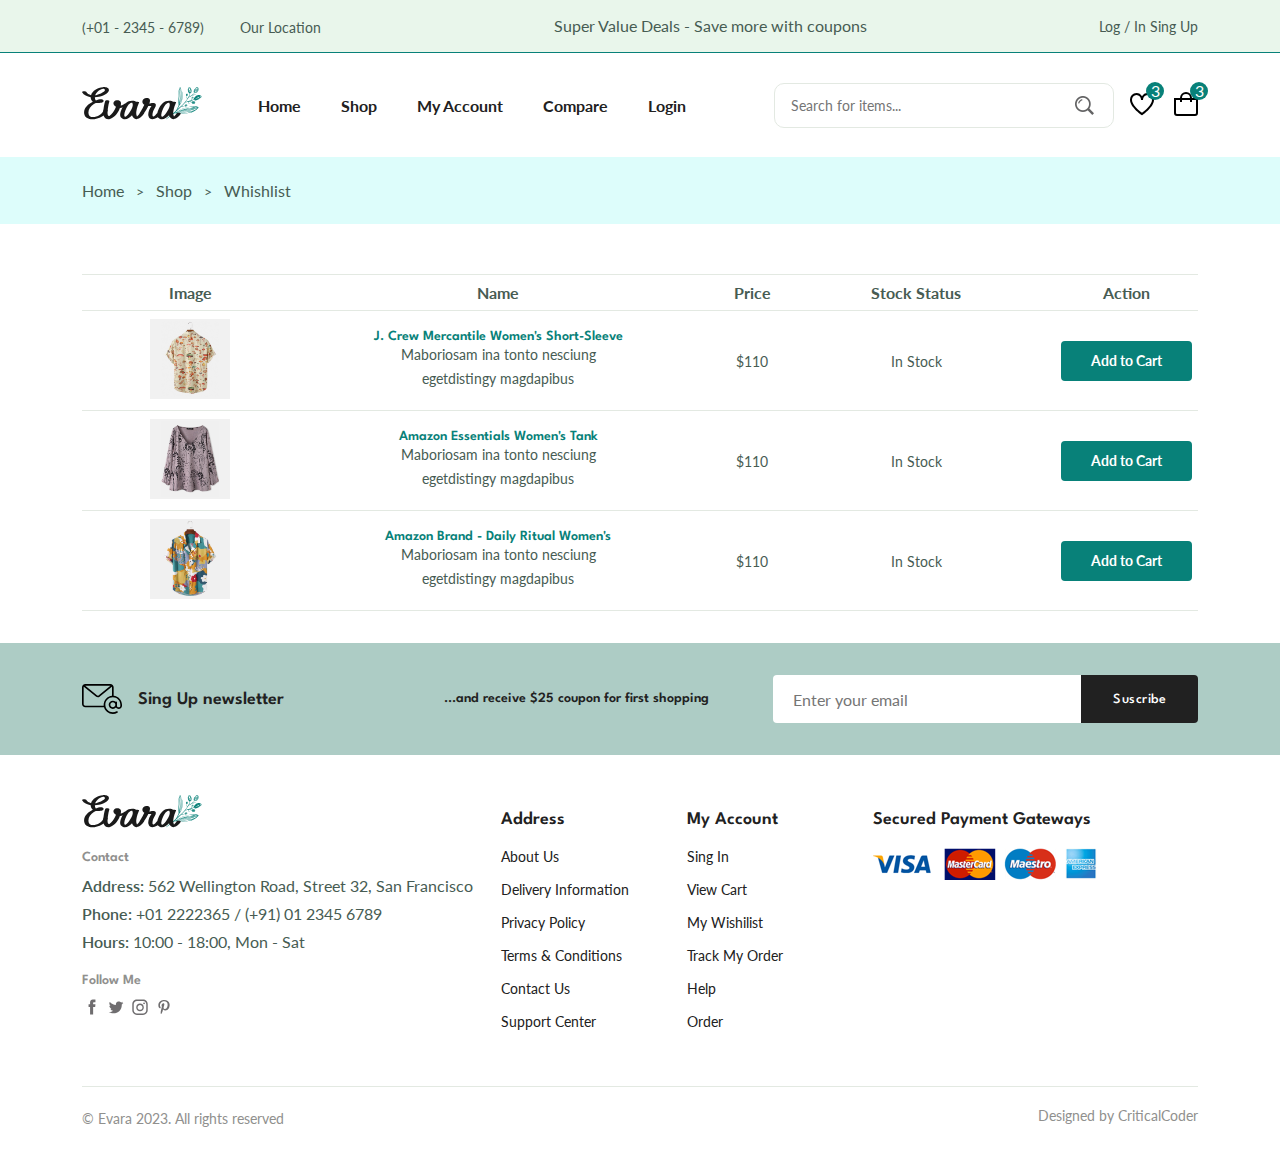
<file: wishlist.html>
<!DOCTYPE html>
<html lang="en">
  <head>
    <meta charset="UTF-8" />
    <meta name="viewport" content="width=device-width, initial-scale=1.0" />

    <!--=============== FLATICON ===============-->
    <link rel='stylesheet' 
    href='https://cdn-uicons.flaticon.com/2.1.0/uicons-regular-straight/css/uicons-regular-straight.css'>

    <!--=============== SWIPER CSS ===============-->
    <link rel="stylesheet" href="https://cdn.jsdelivr.net/npm/swiper@11/swiper-bundle.min.css"/>

    <!--=============== CSS ===============-->
    <link rel="stylesheet" href="assets/css/styles.css" />

    <title>Evara Ecommerce Website</title>
  </head>
  <body>
    <!--=============== HEADER ===============-->
    <header class="header">
      <div class="header__top">
        <div class="header__container container">
          <div class="header__contact">
            <span>(+01 - 2345 - 6789)</span>

            <span>Our Location</span>
          </div>

          <p class="header__alert-news">
            Super Value Deals - Save more with coupons
          </p>

          <a href="login-register.html" class="header__top-action">
            Log / In Sing Up
          </a>

        </div>
      </div>

      <nav class="nav container">
        <a href="index.html" class="nav__logo">
          <img src="assets/img/logo.svg" alt="" class="nav__logo-img">
        </a>

        <div class="nav__menu" id="nav-menu">
          <ul class="nav__list">
            <li class="nav__item">
              <a href="index.html" class="nav__link">Home</a>
            </li>

            <li class="nav__item">
              <a href="shop.html" class="nav__link">Shop</a>
            </li>

            <li class="nav__item">
              <a href="accounts.html" class="nav__link">My Account</a>
            </li>

            <li class="nav__item">
              <a href="compare.html" class="nav__link">Compare</a>
            </li>

            <li class="nav__item">
              <a href="login-register.html" class="nav__link">Login</a>
            </li>
          </ul>

          <div class="header__search">
            <input type="text" placeholder="Search for items..." class="form__input">
            
            <button class="search__btn">
              <img src="assets/img/search.png" alt="">
            </button>
          </div>
        </div>

        <div class="header__user-actions">
          <a href="wishlist.html" class="header__action-btn">
            <img src="assets/img/icon-heart.svg" alt="">
            <span class="count">3</span>
          </a>

          <a href="cart.html" class="header__action-btn">
            <img src="assets/img/icon-cart.svg" alt="">
            <span class="count">3</span>
          </a>
        </div>
      </nav>
    </header>

    <!--=============== MAIN ===============-->
    <main class="main">
      
      <!--=============== BREADCRUMB ===============-->
      <section class="breadcrumb">
        <ul class="breadcrumb__list flex container">
            <li><a href="index.html" class="breadcrumb__link"></a>Home</li>
            <li><span class="breadcrumb__link">></span></li>
            <li><span class="breadcrumb__link"></span>Shop</li>
            <li><span class="breadcrumb__link">></span></li>
            <li><span class="breadcrumb__link"></span>Whishlist</li>
        </ul>
      </section>

      <!--=============== WISHLIST ===============-->
      <section class="wishlist section--lg container">
        <div class="table__container">
          <table class="table">
            <tr>
              <th>Image</th>
              <th>Name</th>
              <th>Price</th>
              <th>Stock Status</th>
              <th>Action</th>
              <th>Remove</th>
            </tr>
  
            <tr>
              <td><img src="assets/img/product-1-2.jpg" alt="" class="table__img"></td>
  
              <td>            
                <h3 class="table__title">J. Crew Mercantile Women's Short-Sleeve</h3>
                <p class="table__description">Maboriosam ina tonto nesciung egetdistingy magdapibus</p>
              </td>
  
              <td><span class="table__price">$110</span></td>
  
              <td><span class="table__price">In Stock</span></td>
  
              <td><a href="" class="btn btn btn--sm">Add to Cart</a></td>
  
              <td><i class="fi fi-rs-trash table__trash"></i></td>
            </tr>
  
            <tr>
              <td><img src="assets/img/product-7-1.jpg" alt="" class="table__img"></td>
  
              <td>            
                <h3 class="table__title">Amazon Essentials Women's Tank</h3>
                <p class="table__description">Maboriosam ina tonto nesciung egetdistingy magdapibus</p>
              </td>
  
              <td><span class="table__price">$110</span></td>
  
              <td><span class="table__price">In Stock</span></td>
  
              <td><a href="" class="btn btn btn--sm">Add to Cart</a></td>
  
              <td><i class="fi fi-rs-trash table__trash"></i></td>
            </tr>
  
            <tr>
              <td><img src="assets/img/product-2-1.jpg" alt="" class="table__img"></td>
  
              <td>            
                <h3 class="table__title">Amazon Brand - Daily Ritual Women's</h3>
                <p class="table__description">Maboriosam ina tonto nesciung egetdistingy magdapibus</p>
              </td>
  
              <td><span class="table__price">$110</span></td>
  
              <td><span class="table__price">In Stock</span></td>
  
              <td><a href="" class="btn btn btn--sm">Add to Cart</a></td>
  
              <td><i class="fi fi-rs-trash table__trash"></i></td>
            </tr>
          </table>
        </div>
      </section>

      <!--=============== NEWSLETTER ===============-->
      <section class="newsletter section">
        <div class="newsletter__container container grid">
          <h3 class="newsletter__tittle flex">
            <img src="assets/img/icon-email.svg" alt="" class="newsletter__icon">
            Sing Up newsletter
          </h3>

            <p class="newsletter__description">
              ...and receive $25 coupon for first shopping</p>

            <form action="" class="newsletter__form">
              <input type="text" placeholder="Enter your email" class="newsletter__input">

              <button type="submit" class="newsletter__btn">Suscribe</button>
            </form>
        </div>
      </section>
    </main>

    <!--=============== FOOTER ===============-->
    <footer class="footer container">
      <div class="footer__container grid">
        <div class="footer__content">
          <a href="index.html" class="footer__logo">
            <img src="assets/img/logo.svg" alt="" class="footer__logo-img">
          </a>

          <h4 class="footer__subtitle">Contact</h4>

          <p class="footer__description">
            <span>Address:</span> 562 Wellington Road, Street 32, San Francisco
          </p>

          <p class="footer__description">
            <span>Phone:</span> +01 2222365 / (+91) 01 2345 6789
          </p>

          <p class="footer__description">
            <span>Hours:</span> 10:00 - 18:00, Mon - Sat
          </p>

          <div class="footer__social">
            <h4 class="footer__subtitle">Follow Me</h4>

            <div class="footer__social-link flex">
              <a href=""><img src="assets/img/icon-facebook.svg" alt="" class="footer__social-icon"></a>
              <a href=""><img src="assets/img/icon-twitter.svg" alt="" class="footer__social-icon"></a>
              <a href=""><img src="assets/img/icon-instagram.svg" alt="" class="footer__social-icon"></a>
              <a href=""><img src="assets/img/icon-pinterest.svg" alt="" class="footer__social-icon"></a>
            </div>
          </div>
        </div>
        
        <div class="footer__content">
          <h3 class="footer__title">Address</h3>

          <ul class="footer__links">
            <li><a href="" class="footer__link">About Us</a></li>
            <li><a href="" class="footer__link">Delivery Information</a></li>
            <li><a href="" class="footer__link">Privacy Policy</a></li>
            <li><a href="" class="footer__link">Terms & Conditions</a></li>
            <li><a href="" class="footer__link">Contact Us</a></li>
            <li><a href="" class="footer__link">Support Center</a></li>
          </ul>
        </div>

        <div class="footer__content">
          <h3 class="footer__title">My Account</h3>

          <ul class="footer__links">
            <li><a href="" class="footer__link">Sing In</a></li>
            <li><a href="" class="footer__link">View Cart</a></li>
            <li><a href="" class="footer__link">My Wishilist</a></li>
            <li><a href="" class="footer__link">Track My Order</a></li>
            <li><a href="" class="footer__link">Help</a></li>
            <li><a href="" class="footer__link">Order</a></li>
          </ul>
        </div>

        <div class="footer__content">
          <h3 class="footer__title">Secured Payment Gateways</h3>

          <img src="assets/img/payment-method.png" alt="" class="payment__img">
        </div>
      </div>

      <div class="footer__bottom">
        <p class="copyright">&copy; Evara 2023. All rights reserved</p>
        <span class="designer">Designed by CriticalCoder</span>
      </div>
    </footer>

    <!--=============== SWIPER JS ===============-->
    <script src="https://cdn.jsdelivr.net/npm/swiper@11/swiper-bundle.min.js"></script>

    <!--=============== MAIN JS ===============-->
    <script src="assets/js/main.js"></script>
  </body>
</html>
</file>
<file: assets/css/styles.css>
/*=============== GOOGLE FONTS ===============*/
@import url('https://fonts.googleapis.com/css2?family=Lato:wght@400;700&family=Spartan:wght@400;500;600;700&display=swap');

/*=============== VARIABLES CSS ===============*/
:root {
  --header-height: 4rem;

  /*========== Colors ==========*/
  /* Color mode HSL(hue, saturation, lightness) */
  --first-color: hsl(176, 88%, 27%);
  --first-color-alt: hsl(129, 44%, 94%);
  --second-color: hsl(34, 94%, 87%);
  --title-color: hsl(0, 0%, 13%);
  --text-color: hsl(154, 13%, 32%);
  --text-color-light: hsl(60, 1%, 56%);
  --body-color: hsl(0, 0%, 100%);
  --container-color: hsl(176, 88%, 93%);
  --border-color:hsl(129, 36%, 85%);
  --border-color-alt:hsl(113, 15%, 90%);

  /*========== Font and typography ==========*/
  /* .5rem = 8px | 1rem = 16px ... */
  --body-font: 'Lato', sans-serif;
  --second-font:'Spartan', sans-serif;
  --big-font-size: 3.5rem;
  --h1-font-size: 2.75rem;
  --h2-font-size: 2rem;
  --h3-font-size: 1.75rem;
  --h4-font-size: 1.375rem;
  --large-font-size: 1.125rem;
  --normal-font-size: 1rem;
  --small-font-size: 0.875rem;
  --smaller-font-size: 0.75rem;
  --tiny-font-size: 0.6875;

  /*========== Font weight ==========*/
  --weight-400: 400;
  --weight-500: 500;
  --weight-600: 600;
  --weight-700: 700;

  /*========== Transition ==========*/
  --transition: cubic-bezier(0, 0, 0.05, 1);
}

/* Responsive typography */
@media screen and (max-width: 1200px) {
  :root {
    --big-font-size: 2.25rem;
    --h1-font-size: 2rem;
    --h2-font-size: 1.375rem;
    --h3-font-size: 1.25rem;
    --h4-font-size: 1.125rem;
    --large-font-size: 1rem;
    --normal-font-size: 0.9375rem;
    --small-font-size: 0.8125rem;
    --smaller-font-size: 0.6875rem;
    --tiny-font-size: 0.625rem;
  }
}

/*=============== BASE ===============*/
* {
  margin: 0;
  padding: 0;
  box-sizing: border-box;
}

input,
textarea,
body {
  color: var(--text-color);
  font-family: var(--body-font);
  font-size: var(--normal-font-size);
  font-weight: var(--weight-400);
}

body {
  background-color: var(--body-color);
}

h1, h2, h3, h4 {
  font-family: var(--second-font);
  color: var(--title-color);
  font-weight:var(--weight-600);
}

ul {
  list-style: none;
}

a {
  text-decoration: none;
}

p {
  line-height: 1.5rem;
}

img {
  max-width: 100;
}

button,
textarea,
input {
  background-color: transparent;
  border: none;
  outline: none;
}

table {
  width: 100%;
  border-collapse: collapse;
}

/*=============== REUSABLE CSS CLASSES ===============*/
.container {
  max-width: 1320px;
  margin-inline: auto;
  padding-inline: .75rem;
}

.grid {
  display: grid;
  gap: 1..5rem;
}

.section {
  padding-block: 2rem;
}

.section__lg {
  padding-block: 4rem;
}

.section__title {
  font-size: var(--h4-font-size);
  margin-bottom: 1.5rem;
}

.section__title span {
  color: var(--first-color);
}

.form__input {
  border: 1px solid var(--border-color-alt);
  padding-inline: 1rem;
  height: 45px;
  border-radius: 2.25rem;
  font-size: var(--small-font-size);
}

.flex {
  display: flex;
  align-items: center;
  column-gap: 0.5rem;
}

.new__price {
  color: var(--first-color);
  font-weight: var(--weight-600);
}

.old__price {
  color: var(--text-color-light);
  font-size: var(--small-font-size);
  text-decoration: line-through;
}

.form {
  row-gap: 1rem;
}

.form__input {
  border-radius: 10px;
}

.form__group {
  grid-template-columns: repeat(2, 1fr);
  gap: 1rem;
}

.textarea {
  height: 200px;
  padding-block: 1rem;
}

.review__single {
  margin-bottom: 40px;
}

.section__title,
.span {
  padding-top: 30px;
}
/*=============== HEADER & NAV ===============*/
.header__top {
  background-color: var(--first-color-alt);
  border-bottom: 1px solid var(--first-color);
  padding-block: 0.875rem;
}

.header__container {
  display: flex;
  align-items: center;
  justify-content: space-between;
}

.header__container span:first-child {
  margin-right: 2rem;
}

.header__contact span,
.alert__alert-news,
.header__top-action {
  font-size: var(--small-font-size);
}

.alert__alert-news {
  color: var(--text-color-light);
  font-weight: var(--weight-600);
}

.header__top-action {
  color: var(--text-color);
}

.nav,
.nav__menu,
.nav__list,
.header__user-actions {
  display: flex;
  align-items: center;
}

.nav {
  height: calc(var(--header-height) + 2.5rem);
  justify-content: space-between;
  column-gap: 1rem;
}

.nav__logo-img {
  width: 120px;
}

.nav__menu {
  flex-grow: 1;
  margin-left: 2.5rem;
}

.nav__list {
  column-gap: 2.5rem;
  margin-right: auto;
}

.nav__link {
  color: var(--title-color);
  font-weight: var(--weight-700);
  transition: all 0.2s var(--transition);
}

.header__search {
  width: 340px;
  position: relative;
}

.header__search .form__input {
  width: 100%;
}

.search__btn {
  position: absolute;
  top: 24%;
  right: 1.25rem;
  cursor: pointer;
}

.header__user-actions {
  column-gap: 1.25rem;
}

.header__action-btn {
  position: relative;
}

.header__action-btn img {
  width: 24px;
}

.header__action-btn .count {
  position: absolute;
  top: -0.625rem;
  right: -0.625rem;
  background-color: var(--first-color);
  color: var(--body-color);
  color: var(--body-color);
  height: 18px;
  width: 18px;
  line-height: 18px;
  border-radius: 50%;
  text-align: center;
  font-size: var(--tiny-font-size);
}

.nav__menu-top,
.nav__toggle {
  display: none;
}

/* Active link */
.active-link,
.nav__link:hover {
  color: var(--first-color);
}

/*=============== HOME ===============*/
.home__container {
  grid-template-columns: 5fr 7fr;
  align-items: center;
}

.home__subtitle,
.home__description {
  font-size: var(--large-font-size);
}

.home__subtitle {
  font-family: var(--second-font);
  font-weight: var(--weight-600);
  margin-bottom: 1rem;
  display: block;
}

.home__title {
  font-size: var(--h1-font-size);
  font-weight: var(--weight-700);
  line-height: 1.4;
}

.home__title span {
  color: var(--first-color);
  font-size: var(--big-font-size);
}

.home__description {
  margin-block: .5rem 2rem;
}

.home__img {
  justify-self: flex-end;
}

/*=============== BUTTONS ===============*/
.btn {
  display: inline-block;
  background-color: var(--first-color);
  border: 2px solid var(--first-color);
  color: var(--body-color);
  padding-inline: 1.75rem;
  height: 49px;
  line-height: 49px;
  border-radius: .25rem;
  font-family: var(--second-font);
  font-size: var(--small-font-size);
  font-weight: var(--weight-700);
  transition: all 0.4s var(--transition);
}

.btn:hover {
  background-color: transparent;
  color: var(--first-color);
}

.btn--md,
.btn--sm {
  font-family: var(--body-font);
}

.btn--md {
  height: 45px;
  line-height: 42px;
}

.btn--sm {
  height: 40px;
  line-height: 36px;
}

/*=============== CATEGORIES ===============*/
.categories {
  overflow: hidden;
}

.category__item {
  text-align: center;
  border: 1px solid var(--border-color);
  padding: 0.625rem 0.625rem 1.25rem;
  border-radius: 1.25rem;
}

.category__img {
  border-radius: 0.75rem;
  margin-bottom: 20px;
}

.category__title {
  color: var(--text-color);
  font-size: var(--small-font-size);
}

.swiper {
  width: 100%;
  height: 100%;
}

.swiper-slide {
  text-align: center;
  font-size: 18px;
  background: #fff;
}

.swiper-slide img {
  display: block;
  width: 100%;
  height: 100%;
  object-fit: cover;
}

/* Swiper class */
.swiper {
  overflow: initial;
}

.swiper-button-next::after,
.swiper-button-prev::after {
  content: '';
}

.swiper-button-next,
.swiper-button-prev {
  top: -1.875rem;
  background-color: var(--first-color-alt);
  border: 1px solid var(--border-color);
  width: 30px;
  height: 30px;
  border-radius: 50%;
  color: var(--first-color);
  font-size: var(--tiny-font-size);
}

.swiper-button-prev {
  left: initial;
  right: 2.5rem;
}

.swiper-button-next {
  right: 0;
}

/*=============== PRODUCTS ===============*/
.tab__btns {
  display: flex;
  flex-wrap: wrap;
  gap: 0.75rem;
  margin-bottom: 2rem;
}

.tab__btn {
  background-color: var(--container-color);
  color: var(--title-color);
  padding: 1rem 1.25rem 0.875rem;
  border-radius: 0.25rem;
  font-family: var(--second-font);
  font-size: var(--small-font-size);
  font-weight: var(--weight-600);
  cursor: pointer;
}

.products__container {
  display: grid;
  grid-template-columns: repeat(4, 1fr);
}

.product__images img {
  max-width: 100%;
}

.product__banner {
  padding: 0.625rem 0.75rem 0.75rem;
}

.product__banner,
.product__images {
  position: relative;
}

.product__images {
  display: block;
  overflow: hidden;
  border-radius: 1.25rem;
}

.product__img {
  vertical-align: middle;
  transition: all 1.5s var(--transition);
}

.product__item:hover .product__img {
  transform: scale(1.1);
}

.product__img.hover {
  position: absolute;
  top: 0;
  left: 0;
}

.product__item {
  border: 1px solid var(--border-color);
  border-radius: 1.5rem;
  max-width: 90%;
  margin-bottom: 1.5rem;
  transition: all 0.2s var(--transition);
}

.product__actions {
  position: absolute;
  top: 50%;
  left: 50%;
  transform: translate(-50%, -50%);
  display: flex;
  column-gap: 0.5rem;
  transition: all .2s var(--transition);
}

.action__btn {
  width: 40px;
  height: 40px;
  line-height: 42px;
  text-align: center;
  border-radius: 50%;
  background-color: var(--first-color-alt);
  border: 1px solid var(--border-color);
  color: var(--text-color);
  font-size: var(--small-font-size);
  position: relative;
}

.action__btn::before,
.action__btn::after {
  position: absolute;
  left: 50%;
  transform: translateX(-50%);
  transition: all 0.3s cubic-bezier(0.71, 1.7, 0.77, 1.24);
}

.action__btn::before {
  content: '';
  top: -2px;
  border: .5rem solid transparent;
  border-top-color: var(--first-color);
}

.action__btn::after {
  content: attr(aria-label);
  bottom: 100%;
  background-color: var(--first-color);
  color: var(--body-color);
  font-size: var(--tiny-font-size);
  font-weight: var(--weight-500);
  white-space: nowrap;
  padding-inline: 0.625rem;
  border-radius: 0.25rem;
  line-height: 2.58;
}

.product__badge {
  position: absolute;
  left: 1.25rem;
  top: 1.25rem;
  background-color: var(--first-color);
  color: var(--body-color);
  padding: 0.25rem 0.625rem;
  border-radius: 2.5rem;
  font-size: var(--tiny-font-size);
}

.product__badge.light-pink {
  background-color: hsl(341, 100%, 73%)
}

.product__badge.light-green {
  background-color: hsl(155, 20%, 67%)
}

.product__badge.light-orange {
  background-color: hsl(24, 100%, 73%)
}

.product__badge.light-blue {
  background-color: hsl(202, 53%, 76%)
}

.product__content {
  padding: 01.25rem 1.125rem;
  position: relative;
}

.product__category {
  color: var(--text-color-light);
  font-size: var(--smaller-font-size);
}

.product__title {
  font-size: var(--normal-font-size);
  margin-block: 0.75rem 0.5rem;
}

.product__rating {
  color: hsl(42, 100%, 50%);
  font-size: var(--smaller-font-size);
  margin-bottom: 0.75rem;
}

.product__price .new__price {
  font-size: var(--large-font-size);
}

.cart__btn {
  position: absolute;
  bottom: 1.6rem;
  right: 1.25rem;
}



/* Active Tab */
.tab__btn.active-tab {
  color: var(--first-color);
  background-color: var(--second-color);
}

.tab__item:not(.active-tab) {
display: none;
}



/* Product Hover */
.product__img.hover,
.product__actions,
.product__btn::before,
.action__btn::after,
.product__item:hover .product__img.default {
  opacity: 0;
}

.product__item:hover {
  box-shadow: 0 0 10px hsla(0, 0%, 0%, 0.1);
}

.product__item:hover .product__img.hover,
.product__item:hover .product__actions,
.action__btn:hover::before,
.action__btn:hover::after {
  opacity: 1;
}

.action__btn:hover::before,
.action__btn:hover::after {
  transform: translateX(-50%) translateY(-0.5rem)
}

.action__btn:hover {
  background-color: var(--first-color);
  border-color: var(--first-color);
  color: var(--body-color);
}

/*=============== DEALS ===============*/

.deals__container {
  grid-template-columns: repeat(2, 1fr);
}

.deals__item {
  max-width: 95%;
}

.deals__item:nth-child(1) {
  background-image: url(../img/deals-1.jpg)
}

.deals__item:nth-child(2) {
  background-image: url(../img/deals-2.png)
}

.deals__item {
  padding: 3rem;
  background-size: cover;
  background-position: center;
  display: flex;
  flex-direction: column;
  row-gap: 1.5rem;
}

.deals__brand {
  color: var(--first-color);
  font-size: var(--h3-font-size);
  margin-bottom: .25rem;
}

.deals__category {
  font-family: var(--second-font);
  font-size: var(--small-font-size);
}

.deals__title {
  max-width: 240px;
  font-size: var(--large-font-size);
  font-weight:var(--weight-400);
  line-height: 1.3;
}

.deals__price .new__price,
.deals__price .old__price {
  font-size: var(--large-font-size);
}

.deals__price .new__price {
  color: hsl(352, 100%, 60%);
}

.deals__price .new__price,
.deals__price .old__price {
  font-size: var(--large-font-size);
}

.deals__price .new__price {
  color: hsl(352, 100%, 60%);
}

.deals__countdown-tex {
 margin-bottom: 0.25rem; 
}

.countdown {
  display: flex;
  column-gap: 1.5rem;
}

.countdown__amount {
  position: relative;
}

.countdown__amount::after {
  content: ':';
  color: var(--title-color);
  font-size: var(--large-font-size);
  position: absolute;
  right: -25%;
  top:20%;
}

.countdown__period {
  background-color: var(--first-color);
  color: var(--body-color);
  width: 60px;
  height: 50px;
  line-height: 50px;
  text-align: center;
  border-radius: .25rem;
  font-size: var(--large-font-size);
  font-weight: var(--weight-600);
  margin-bottom: .5rem;
}

.unit {
  font-size: var(--small-font-size);
  text-align: center;
  display: block;
}

.deals__btn .btn{
  background-color: transparent;
  color: var(--first-color);
  
}

.btn--md {
  font-family: var(--body-font);
  height: 45px;
  line-height: 42px;
}


/*=============== NEW ARRIVALS ===============*/
.new__arrivals  {
 overflow: hidden;
}


/*=============== SHOWCASE ===============*/
.showcase__container {
  grid-template-columns: repeat(4, 1fr);
}

.showcase__wrapper .section__title {
  font-size: var(--normal-font-size);
  border-bottom: 1px solid var(--border-color-alt);
  padding-bottom: .75rem;
  margin-bottom: 2rem;
  position: relative;
}

.showcase__wrapper .section__title::before {
  content:'';
  position: absolute;
  left: 0;
  bottom: -1.3px;
  width: 50px;
  height: 2px;
  background-color: var(--first-color);
}

.showcase__item {
  display: flex;
  align-items: center;
  column-gap: 1.5rem;
}

.showcase__item:not(:last-child) {
  margin-bottom: 1.2rem;
}

.showcase__img {
  width: 86px;
}

.showcase_content {
  width: calc(100% - 110px);
}

.showcase__title {
  font-size: var(--smaller-font-size);
  font-weight: var(--weight-500);
  white-space: nowrap;
  overflow: hidden;
  text-overflow: ellipsis;
  margin-bottom: 0.5rem;
}


/*=============== NEWSLETTER ===============*/
.newsletter {
  background-color: hsl(166, 23%, 74%);
}

.home__newsletter {
  margin-top: 2rem;
}

.newsletter__container {
  grid-template-columns: repeat(2, 3.5fr) 5fr;
  align-items: center;
  column-gap: 3rem;
}

.newsletter__tittle {
  column-gap: 1rem;
  font-size: var(--large-font-size);
}

.newsletter__icon {
  width: 40px;
}

.newsletter__description {
  color: var(--title-color);
  font-family: var(--second-font);
  font-size: var(--small-font-size);
  font-weight: var(--weight-600);
  text-align: center;
}

.newsletter__form {
  display: flex;
}

.newsletter__,
.newsletter__btn {
  font-size: var(--small-font-size);
}

.newsletter__input {
  background-color: var(--body-color);
  padding-inline: 1.25rem;
  width: 100%;
  height: 48px;
  border-radius: .25rem 0 0 .25rem;
}

.newsletter__btn {
  background-color: var(--title-color);
  color: var(--body-color);
  padding-inline: 2rem;
  border-radius: 0 0.25rem 0.25rem 0;
  font-family: var(--second-font);
  font-weight: var(--weight-500);
  letter-spacing: .5px;
  cursor: pointer;
  transition: all .3s var(--transition);
}

.newsletter__btn:hover {
  background-color: var(--first-color);
}


/*=============== FOOTER ===============*/
.footer__container {
  grid-template-columns: 4.5fr repeat(2, 2fr) 3.5fr;
  padding-block: 2.5rem;
}

.footer__logo-img {
  width: 120px;
}

.footer__subtitle {
  color: var(--text-color-light);
  font-size: var(--small-font-size);
  margin-block: 1.25rem 0.625rem;
}

.footer__description {
  margin-bottom: 0.25rem; 
}

.footer__description span {
  font-weight: var(--weight-600);
}

.footer__social .footer__subtittle {
  margin-top: 1.875rem;
}

.footer__social-link {
  column-gap: 0.25rem;
}

.footer__social-icon {
  width: 20px;
  opacity: 0.7;
}

.footer__title {
  font-size: var(--large-font-size);
  margin-block: 1rem 1.25rem;
}

.footer__link {
  color: var(--title-color);
  font-size: var(--small-font-size);
  margin-bottom: 1rem;
  display: block;
  transition: all 0.3s var(--transition);
}

.footer__link:hover {
  color: var(--first-color);
  margin-left: .55rem;
}

.footer__bottom {
  display: flex;
  justify-content: space-between;
  padding-block: 1.25rem;
  border-top: 1px solid var(--border-color-alt);
}

.copyright,
.designer {
  color: var(--text-color-light);
  font-size: var(--small-font-size);
}

/*=============== BREADCRUMBS ===============*/
.breadcrumb {
  background-color: var(--container-color);
  padding-block: 1.5rem;
}

.breadcrumb__list {
  column-gap: 0.75rem;
}

.breadcrumb__link {
  color: var(--text-color);
  font-size: var(--small-font-size);
}

/*=============== SHOP ===============*/
.total__products {
  margin-bottom: 2.5rem;
}

.total__products {
  padding-top: 50px;
}

.total__products span {
  color: var(--first-color);
  font-weight: var(--weight-600);
}

.pagination {
  display: flex;
  column-gap: 0.625rem;
  margin-top: 0.75rem;
  padding-bottom: 30px;
}

.pagination__link {
  display: inline-block;
  width: 34px;
  height: 34px;
  line-height: 34px;
  text-align: center;
  border-radius: .25rem;
  color: var(--text-color);
  font-size: var(--small-font-size);
  font-weight: var(--weight-700);
  transition: all 0.15s var(--transition);
}

.pagination__link.active,
.pagination__link:hover {
  background-color: var(--first-color);
  color: var(--body-color);
}

.pagination__link.icon {
  border-top-right-radius: 50%;
  border-bottom-right-radius: 50%;
}

/*=============== DETAILS ===============*/
.details__container {
  grid-template-columns: 5.5fr 6.5fr;
  padding-top: 50px;
}

.details__img {
  width: 550px;
}

.details__small-images {
  grid-template-columns:repeat(4, 1fr);
}

.details__small-img {
  width: 100%;
  padding: 5px;
}

.details__title {
  font-size: var(--h2-font-size);
}

.details__brand {
  font-size: var(--small-font-size);
  margin-block: 1rem;
}

.details__brand span {
  color: var(--first-color);
}

.details__price {
  border-top: 1px solid var(--border-color-alt);
  border-bottom: 1px solid var(--border-color-alt);
  padding-block: 1rem;
  column-gap: 1rem;
}

.details__price .new__price {
  font-size: var(--h2-font-size);
}

.details__price .old__price {
  font-size: var(--normal-font-size);
  font-weight: var(--weight-500);
}

.short__description {
  margin-block: 1rem 2rem;
}

.list__item,
.meta__list {
  font-size: var(--small-font-size);
  margin-bottom: .75rem;
}

.details__color,
.details__size{
  column-gap: 0.75rem;
}

.details__color {
  margin-block: 2rem 1.5rem;
}

.details__size {
  margin-bottom: 2.5rem;
}

.details__color-title,
.details__size-title {
  font-size: var(--small-font-size);
  font-weight: var(--weight-600);
}

.color__list,
.size__list {
  display: flex;
  column-gap: 0.25rem;
}

.color__link {
  width: 26px;
  height: 26px;
  border-radius: 50%;
  display: block;
}

.size__link {
  border: 1px solid var(--border-color-alt);
  padding: 0.337rem 0.75rem 0.5rem;
  color: var(--text-color);
  font-size: var(--small-font-size);
}

.size-active {
  background-color: var(--first-color);
  color: var(--body-color);
}

.details__action {
  display: flex;
  column-gap: 0.375rem;
  margin-bottom: 3.25rem;
}

.quantity,
.details__action-btn {
  border: 1px solid var(--border-color-alt);
  font-size: var(--small-font-size);
}

.quantity {
  max-width: 80px;
  padding-block: 0.5rem;
  padding-inline: 1rem 0.5rem;
  border-radius: .25rem;
}

.details__action-btn {
  color: var(--text-color);
  line-height: 40px;
  padding-inline: 0.75rem;
}

.details__meta {
  border-top: 1px solid var(--border-color-alt);
  padding-top: 1rem;
}

/*=============== DETAILS INFO & REVIEWS ===============*/
.detail__tabs {
  display: flex;
  column-gap: 1.75rem;
  margin-bottom: 3rem;
  padding-top: 5rem;
}

.detail__tab {
  font-family: var(--second-font);
  font-size: var(--large-font-size);
  font-weight: var(--weight-600);
  cursor: pointer;
}

.detail__tab.active-tab {
  color: var(--first-color);
}

.details__tab-content:not(.active-tab) {
  display: none;
}

.info__table tr th,
.info__table tr td {
  border: 1px solid var(--border-color-alt);
  padding: 0.625rem 1.25rem;
}

.info__table tr th {
  font-weight: var(--weight-500);
  text-align: left;
}

.info__table tr td {
  color: var(--text-color-light);
}

.reviews__container {
  padding-bottom: 3rem;
  row-gap: 1.25;
}

.review__single {
  border-bottom: 1px solid var(--border-color-alt);
  padding-bottom: 1.25rem;
  display: flex;
  align-items: flex-start;
  column-gap: 1.5rem;
}

.review__single:last-child {
  padding-bottom: 3rem;
}

.review__img {
  width: 70px;
  border-radius: 50%;
  margin-bottom: 0.5rem;
}

.review__title {
  font-size: 9px;
}

.review__data {
  width: calc(100% - 94px);
}

.review__description{
  margin-bottom: 0.5rem;
}

.review__rating {
  color: hsl(42, 100%, 50%);
  margin-bottom: 0.25rem;
}

.review__rating,
.review__date {
  font-size: var(--small-font-size);
}

.review__form-title {
  font-size: var(--large-font-size);
  margin-bottom: 1rem;
}

.rate__product {
  margin-bottom: 2rem;
}


/*=============== CART ===============*/
.table__container {
  overflow: auto;
}

.table {
  margin-top: 50px;
  table-layout: fixed;
  margin-bottom: 2rem;
}

.table tr {
  border-top: 1px solid var(--border-color-alt);
}

.table tr:last-child {
  border-bottom: 1px solid var(--border-color-alt);
}

.table tr th:nth-child(1),
.table tr td:nth-child(1) {
  width: 216px;
}

.table tr th:nth-child(2),
.table tr td:nth-child(2) {
  width: 400px;
}

.table tr th:nth-child(3),
.table tr td:nth-child(3) {
  width: 108px;
}

.table tr th:nth-child(4),
.table tr td:nth-child(4) {
  width: 220px;
}

.table tr th:nth-child(5),
.table tr td:nth-child(5) {
  width: 200px;
}

.table tr th:nth-child(6),
.table tr td:nth-child(6) {
  width: 152px;
}

.table__img {
  width: 80px;
}

.table tr th,
.table tr td {
  padding: 0.5rem;
  text-align: center;
}

.table__title,
.table__description,
.table__price,
.table__subtotal,
.table__trash,
.table__stock {
  font-size: var(--small-font-size);
}

.table__title,
.table__stock {
  color: var(--first-color);
}

.table__description {
  max-width: 250px;
  margin-inline: auto;
}

.table__trash {
  color: var(--text-color-light);
}

.cart__actions {
  display: flex;
  justify-content: flex-end;
  flex-wrap: wrap;
  gap: 0.75rem;
  margin-top: 1.5rem;
}

.divider {
 position: relative;
 text-align: center;
 margin-block: 3rem;
}

.divider::before {
  content: '';
  position: absolute;
  top:50%;
  left: 0;
  width: 100%;
  border-top: 2px solid var(--border-color-alt);
}

.divider i {
  color: var(--text-color-light);
  background-color: var(--body-color);
  font-size: 1.25rem;
  padding-inline: 1.25rem;
  position: relative;
  z-index: 10;
}

.cart__group {
  grid-template-columns: repeat(2, 1fr);
  align-items: flex-start;
}

.cart__shipping .section__title,
.cart__coupon .section__title,
.cart__total .section__title {
  font-size: var(--large-font-size);
  margin-bottom: 1rem;
}

.cart__coupon {
  margin-top: 3rem;
}

.coupon_form .form__group {
  align-items: center;
}

.cart__total {
  border: 1px solid var(--border-color-alt);
  border-radius: 0.25rem;
  padding: 1.60rem;
  margin-left: 50px;
}

.cart__total-table {
  margin-bottom: 1rem;
}


.cart__total-table tr td {
  border: 1px var(--border-color-alt);
  padding: 0.75rem 0.5rem;
  width: 50%;
}

.cart__total-title {
  font-size: var(--first-color);
  font-weight: var(--weight-700);
}

.cart__total .btn {
  display: inline-flex;
}

/*=============== CART OTHERS ===============*/

/*=============== WISHLIST ===============*/

/*=============== CHECKOUT ===============*/
.checkout__container {
  grid-template-columns: repeat(2, 1fr);
}

.checkout__group:nth-child(2) {
  border: 1px solid var(--border-color-alt);
  padding: 2rem;
  border-radius: .5rem;
}

.form {
  width: 95%;
}

.checkout__group .section__title {
  font-size: var(--large-font-size);
}

.order__img {
  width: 80px;
}

.checkout__title {
  font-size: var(--small-font-size);
}

.checkout__table tr th,
.order__table tr td {
  border: 1px solid var(--border-color-alt);
  padding: .5rem;
  text-align: center;
}

.order__table tr th {
  color: var(--title-color);
  font-size: var(--small-font-size);
}

.table__quantity,
.order__subtitle {
  font-size: var(--small-font-size);
}

.order__grand-total {
  color:var(--first-color);
  font-size: var(--large-font-size);
  font-weight: var(--weight-700);
}

.payment__methods {
  margin-block: 2.5rem 2.75rem;
}

.payment__title {
  margin-bottom: 1.5rem;
}

.payment__option {
  margin-bottom: 1rem;
}

.payment__input{
  accent-color: var(--first-color);
}

.payment__label {
  font-size: var(--small-font-size);
}

/*=============== COMPARE ===============*/
.compare__table {
  margin-top: 50px;
  margin-bottom: 50px;
}

.compare__img {
  width: 90%;
  padding-top: 20px;
}

.compare__table tr th,
.compare__table tr td {
  padding: 0.5rem;
  border: 1px solid var(--border-color-alt);
}

.compare__table tr th {
  color: var(--text-color-light);
  font-size: var(--small-font-size);
}

.compare__table tr td {
  text-align: center;
}

.compare__colors {
  justify-content: center;
}

.table__weight,
.table__dimension {
  font-size: var(--small-font-size);
}


/*=============== LOGIN & REGISTER ===============*/
.login-register__container {
  grid-template-columns: repeat(2, 1fr);
  align-items: flex-start;
}

.login,
.register {
  border: 1px solid var(--border-color-alt);
  padding: 2rem;
  border-radius: 0.5rem;
  margin-inline-end: 30px;
}

/*=============== ACCOUNTS ===============*/
.accounts__container {
  grid-template-columns: 4fr 8fr;
}

.account__tabs {
  border: 1px solid var(--border-color-alt);
  border-radius: 0.25rem;
}

.account__tab {
  padding: 1rem 2rem;
  color: var(--title-color);
  font-size: var(--smaller-font-size);
  display: flex;
  align-items: center;
  column-gap: .625rem;
  cursor: pointer;
}

.tab__content:not(.active-tab) {
  display: none;
}

.account__tab.active-tab {
  background-color: var(--first-color);
  color: var(--body-color);
}

.account__tab:not(:last-child) {
  border-bottom: 1px solid var(--border-color-alt);
}

.tab__content {
  margin-left: 50px;
}

.tab__content:not(.active-tab) {
  display: none;
}

.tab__content {
  border: 1px solid var(--border-color-alt);
}

.tab__header {
  background-color: var(--container-color);
  border-bottom: 1px solid var(--border-color-alt);
  padding: 1rem;
  font-size: var(--small-font-size);
}

.tab__body {
  padding: 1rem;
}

.placed__order-table tr th {
  color: var(--title-color);
  text-align: left;
}

.placed__order-table tr th,
.placed__order-table tr td {
  border: 1px solid var(--border-color-alt);
  padding: .5rem;
  font-size: var(--smaller-font-size);
}

.view__order,
.edit {
  color: var(--first-color);
}

.address {
  font-style: normal;
  font-size: var(--small-font-size);
  line-height: 1.5rem;
}

.city {
  margin-bottom: .25rem;
}

.edit {
  font-size: var(--small-font-size);
}

/*=============== BREAKPOINTS ===============*/
/* For large devices */
@media screen and (max-width: 1400px) {
  .container {
    max-width: 1140px;
  }

  .products__container,
  .showcase__container {
    grid-template-columns: repeat(3,1fr);
  }

  .accounts__container {
    grid-template-columns: 3fr 9fr;
  }
}

@media screen and (max-width: 1200px) {
  .container {
    max-width: 860px;
  }

  .header__top {
    display: none;
  }

  .nav {
    height: calc(var(--header-height) + 1.5rem);
  }

  .nav__logo-img {
    width: 116px;
  }

  .nav__menu {
    position: fixed;
    right: -100%;
    top: 0;
    max-width: 400px;
    width: 100%;
    height: 100%;
    padding: 1.25rem 2rem;
    background-color: var(--body-color);
    z-index: 100;
    flex-direction: column;
    align-items: flex-start;
    row-gap: 2rem;
    box-shadow: 0 0 15px hsla(0, 0%, 0%, 0.1);
    transition: all 0.25s var(--transition);
  }

  .show-menu {
    right: 0;
  }

  .nav__list {
    order: 1;
    flex-direction: column;
    align-items: flex-start;
    row-gap: 1.5rem;
  }

  .nav__link {
    font-size: var(--large-font-size);
  }

  .header__search .form__input {
    border-color: var(--first-color);
  }

  .nav__menu-top,
  .nav__toggle {
    display: flex;
  }

  .nav__menu-top {
    align-items: center;
    justify-content: space-between;
    width: 100%;
    margin-bottom: 1.25rem;
  }

  .nav__menu-logo img {
    width: 100px;
  }

  .nav__close {
    font-size: var(--h2-font-size);
    line-height: 1rem;
  }

  .header__action-btn img {
    width: 12px;
  }

  .home__container {
    grid-template-columns: 5.5fr 6.5fr;
  }

  .countdown {
    column-gap: 1rem;
  }

  .countdown__period {
    width: 36px;
    height: 36px;
    line-height: 36px;
  }

  .countdown__amount::after {
    right: -30%;
    top: 14%;
  }

  .swiper-button-next,
  .swiper-button-prev {
    top: -28px;
    width: 26px;
    height: 26px;
  }

  .swiper-button-prev {
    right: 36px;
  }

  .countdown__tab {
    padding: 0.75rem 1rem;
  }

  .checkout__group:nth-child(2) {
    padding: 1.5rem;
  }

  .details__brand {
    margin-block: 0.75rem;
  }

  .details__price {
    padding-block: 0.75rem;
  }

  .short___description {
    margin-bottom: 1.5rem;
  }

  .details__color {
    margin-block: 1.75rem 1.25rem;
  }

  .details__size {
    margin-bottom: 2.25rem;
  }

  .color__link {
    width: 22px;
    height: 22px;
  }

  .size__link {
    padding: 0.375rem 0.625rem;
  }

  .details__action {
    margin-bottom: 2.75rem;
  }

}

/* For medium devices */
@media screen and (max-width: 992px) {
  .container {
    max-width: 740px;
  }

  .home__container,
  .deals__container,
  .checkout__container,
  .newsletter__container,
  .accounts__container,
  .cart__group {
    grid-template-columns: 1fr;
  }

  .cart__group {
    row-gap: 2.75rem;
  }

  .home__img {
    justify-self: center;
  }

  .btn {
    height: 45px;
    line-height: 45px;
  }

  .btn--md {
    height: 42px;
    line-height: 39px;
  }

  .btn--sm {
    height: 38px;
    line-height: 35px;
  }

 .newsletter__description {
  display: none;
 }

  .products__container,
  .showcase__container,
  .footer__container,
  .details__container {
    grid-template-columns: repeat(2, 1fr);
  }

  .login,
  .register {
    padding: 1.25rem;
  }

  .table tr th:nth-child(1),
  .table tr td:nth-child(1) {
    width: 140px;
  }

  .table tr th:nth-child(2),
  .table tr td:nth-child(2) {
    width: 330px;
  }

  .table tr th:nth-child(3),
  .table tr td:nth-child(3) {
    width: 80px;
  }

  .table tr th:nth-child(4),
  .table tr td:nth-child(4) {
    width: 160px;
  }

  .table tr th:nth-child(5),
  .table tr td:nth-child(5) {
    width: 160px;
  }

  .table tr th:nth-child(6),
  .table tr td:nth-child(6) {
    width: 100px;
  }

}

@media screen and (max-width: 768px) {
  .container {
    max-width: 540px;
  }

  .products__container,
  .showcase__container,
  .footer__container,
  .login-register__container,
  .details__container {
    grid-template-columns: 100%;
  }

  .tab__header,
  .tab__body {
    padding: 0.75rem;
  }
  
  .compare__table tr td {
    display: block;
  }
}

/* For small devices */
@media screen and (max-width: 576px) {
  .category__item {
    padding-bottom: 1rem;
  }

  .category__img {
    margin-bottom: 1rem;
  }

  .deals__item,
  .checkout__group:nth-child(2) {
    padding: 1.25rem;
  }

  .pagination {
    column-gap: 0.5rem;
    margin-top: 2.5rem;
  }

  .pagination__link {
    width: 30px;
    height: 30px;
    line-height: 30px;
  }

  .placed__order-table th,
  .order__table tr th {
    display: none;
  }

  .placed__order-table tr td,
  .order__table tr th,
  .info__table tr th,
  .info__table tr td {
    display: block;
  }

  .form__group {
    grid-template-columns: 1fr;
  }

  .cart__total {
    padding: 1.25rem;
  }

  .payment__methods {
    margin-block: 2.25rem 2.5rem ;
  }

  .detail__tabs {
    column-gap: 1.25rem;
    margin-bottom: 2.5rem;
  }

  .review__single {
    column-gap: 1rem;
  }

  .footer__title {
    margin-top: .25rem;
  }

  .footer__bottom {
    flex-direction: column;
    align-items: center;
  }

}

@media screen and (max-width: 350px) {
  .action__btn {
    width: 36px;
    height: 36px;
    line-height: 38px;
  }

  .cart__btn {
    bottom: 1.4rem;
    right: 1.25rem;
  }
  
  .showcase__item {
    column-gap: 1rem;
  }

  .showcase__img {
    width: 40px;
  }

  .showcase__content {
    width: calc(100% - 86px);
  }

  .swiper-button-next,
  .swiper-button-prev {
    display: none;
  }

  .compare__table tr th,
  .cart__total-table tr td {
    display: block;
    width: 100%;
  }

}
</file>
